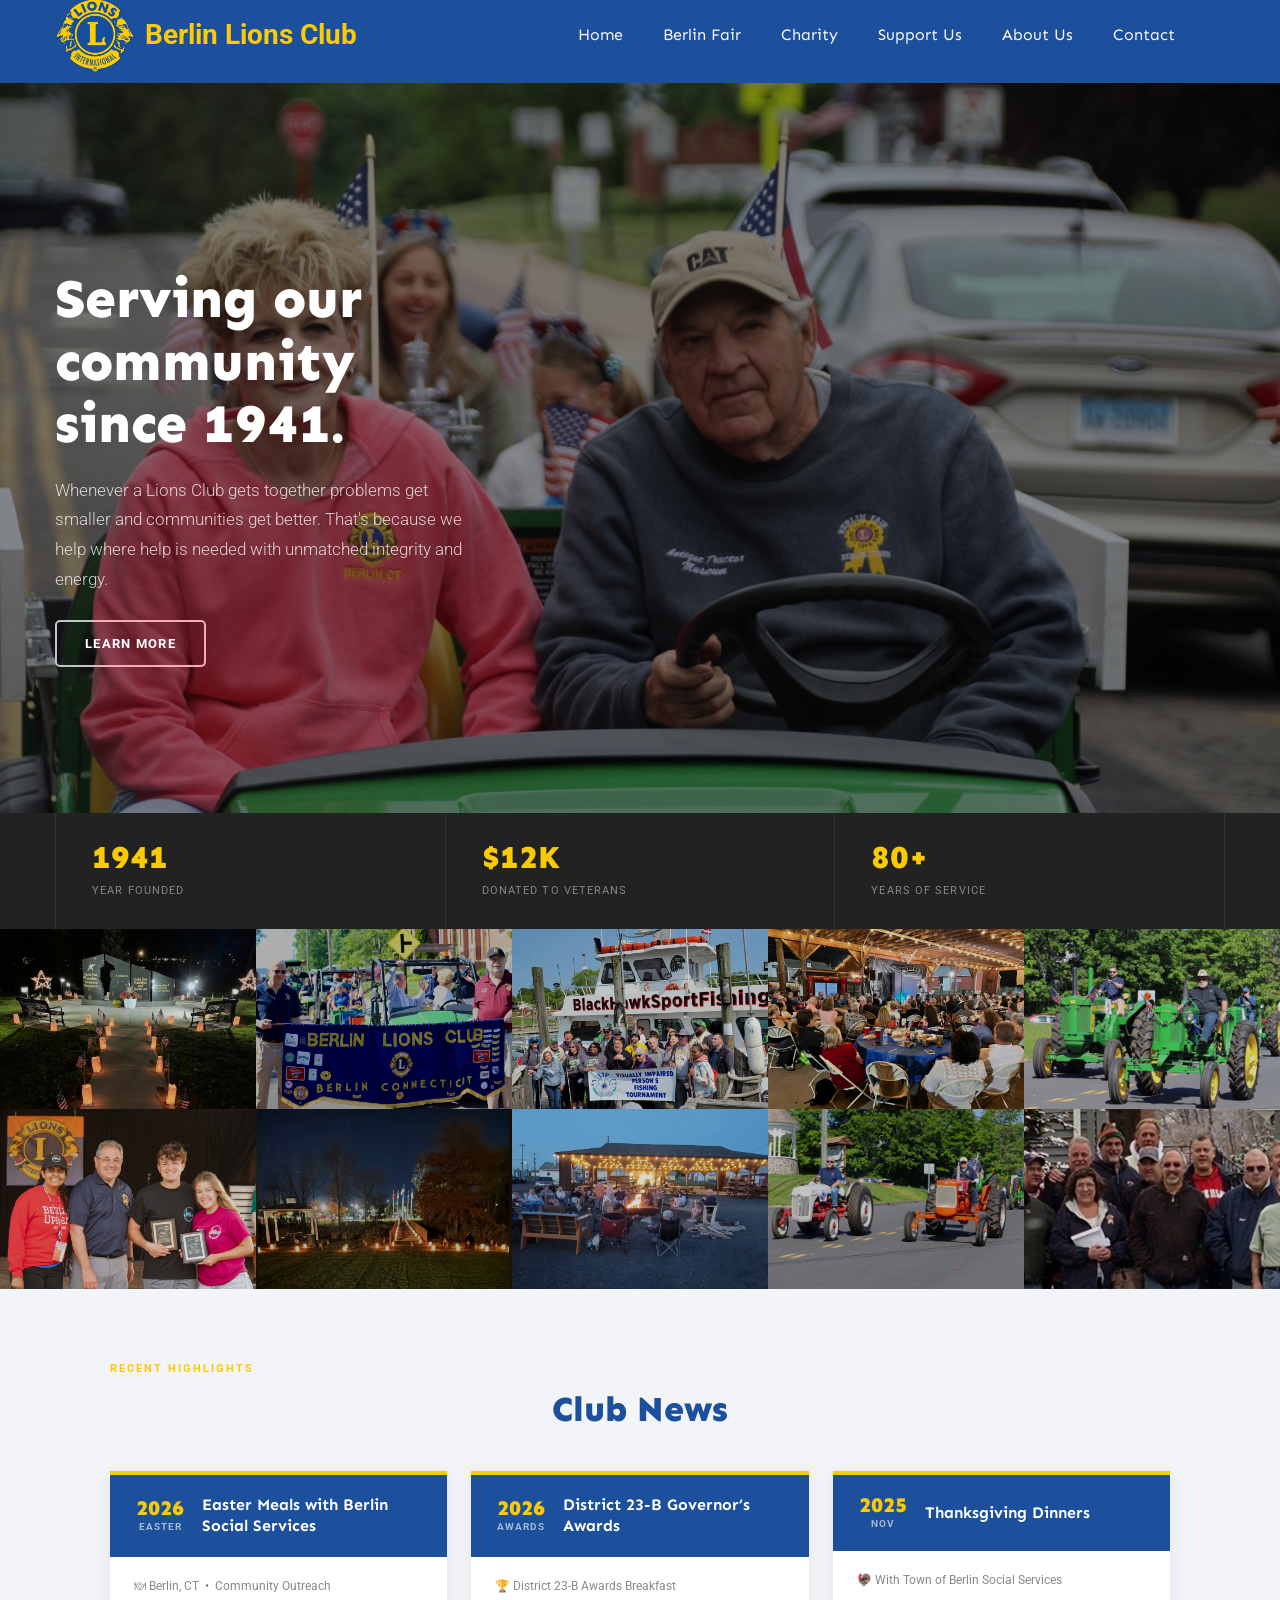
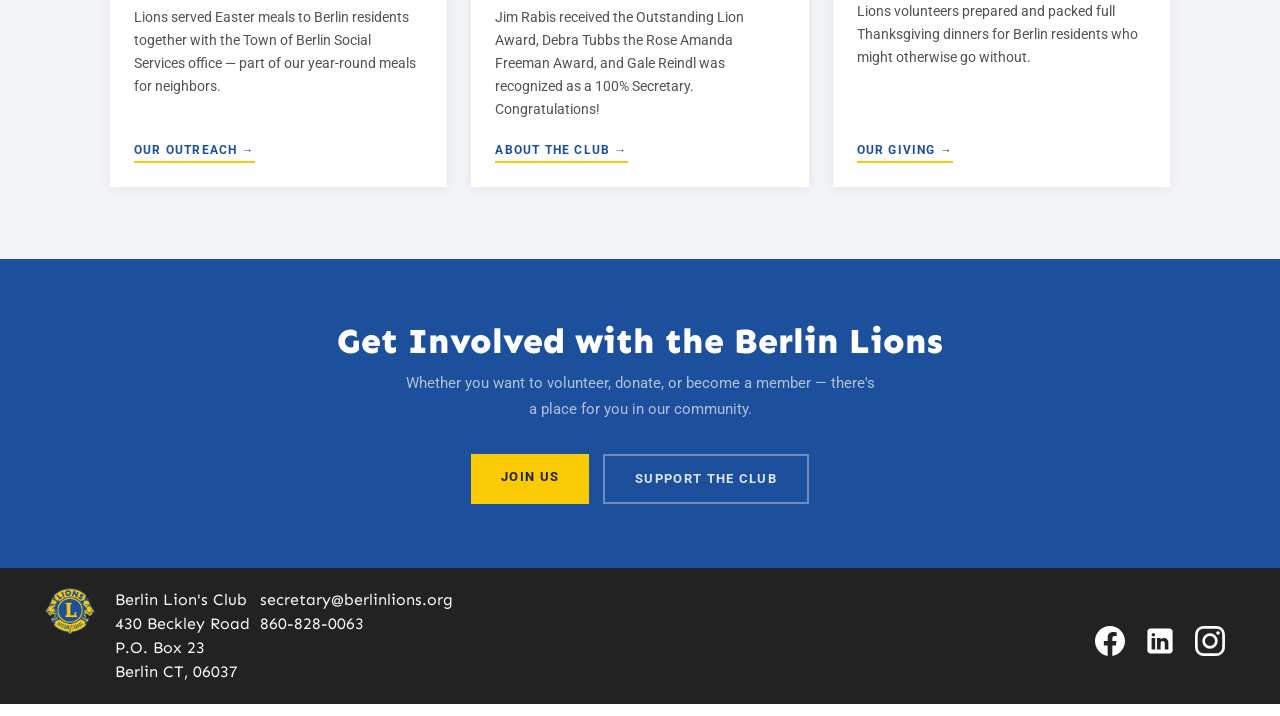
<file: index.html>
<!DOCTYPE html><html>

<!-- Added by HTTrack --><meta http-equiv="content-type" content="text/html;charset=utf-8" /><!-- /Added by HTTrack -->
<head><meta charset="utf-8"/><title>Berlin Lions Club</title><meta content="Whenever a Lions Club gets together problems get smaller and communities get better. That&#x27;s because we help where help is needed with unmatched integrity and energy." name="description"/><meta content="Berlin Lions Club" property="og:title"/><meta content="Whenever a Lions Club gets together problems get smaller and communities get better. That&#x27;s because we help where help is needed with unmatched integrity and energy." property="og:description"/><meta content="Berlin Lions Club" property="twitter:title"/><meta content="Whenever a Lions Club gets together problems get smaller and communities get better. That&#x27;s because we help where help is needed with unmatched integrity and energy." property="twitter:description"/><meta property="og:type" content="website"/><meta content="summary_large_image" name="twitter:card"/><meta content="width=device-width, initial-scale=1" name="viewport"/><link href="assets/css/berlin-lions-club.webflow.shared.37d15e43c.css" rel="stylesheet" type="text/css"/><link href="assets/css/nav-mobile.css" rel="stylesheet" type="text/css"/><link rel="preconnect" href="https://fonts.googleapis.com"/><link rel="preconnect" href="https://fonts.gstatic.com" crossorigin/><link href="https://fonts.googleapis.com/css2?family=Sen:wght@400;700;800&amp;family=Roboto:wght@100;300;400;500;700;900&amp;display=swap" rel="stylesheet"/><script type="text/javascript">!function(o,c){var n=c.documentElement,t=" w-mod-";n.className+=t+"js",("ontouchstart"in o||o.DocumentTouch&&c instanceof DocumentTouch)&&(n.className+=t+"touch")}(window,document);</script><link href="assets/images/6413dea9f4c32a8089a8ba12_Lions_Clubs_International_logo.svg.png" rel="icon" type="image/png"/><link href="assets/images/6413df35eb1179bc7def6053_Lions_Clubs_International_logo.svg-2.png" rel="apple-touch-icon"/><script async="" src="https://www.googletagmanager.com/gtag/js?id=G-NKDQXY9X1W"></script><script type="text/javascript">window.dataLayer = window.dataLayer || [];function gtag(){dataLayer.push(arguments);}gtag('set', 'developer_id.dZGVlNj', true);gtag('js', new Date());gtag('config', 'G-NKDQXY9X1W');</script><style>
.w-webflow-badge{display:none!important}
html, body { overflow-x: hidden; }

/* Hero override — photo background */
.top-section {
  min-height: 320px;
  background-image: linear-gradient(rgba(0,0,0,0.45), rgba(0,0,0,0.45)), url('assets/images/64d2f9195c69208bdfba242a_206488091_1672121236322072_620271244315346144_n.jpg');
  background-size: cover;
  background-position: center 30%;
  padding: 100px 0 80px;
}
.hero-heading {
  font-family: Sen, sans-serif !important;
  font-size: clamp(2.2rem, 5vw, 3.4rem) !important;
  font-weight: 800 !important;
  color: #fff !important;
  line-height: 1.15 !important;
  margin-bottom: 20px !important;
}
.hero-paragraph {
  font-family: Roboto, sans-serif !important;
  font-size: 17px !important;
  font-weight: 300 !important;
  color: rgba(255,255,255,0.78) !important;
  line-height: 1.75 !important;
  max-width: 540px;
}
.btn.light.outline {
  font-family: Roboto, sans-serif !important;
  font-weight: 700 !important;
  font-size: 13px !important;
  letter-spacing: .1em !important;
  text-transform: uppercase !important;
  color: #fff !important;
  border: 2px solid #facb05 !important;
  background: transparent !important;
  padding: 12px 28px !important;
  transition: background .2s, color .2s !important;
}
.btn.light.outline:hover {
  background: #facb05 !important;
  color: #222 !important;
}

/* Stats bar */
.home-stats {
  background: #222;
  padding: 0;
}
.home-stats-inner {
  display: flex;
  border-left: 1px solid rgba(255,255,255,0.08);
}
.home-stat {
  flex: 1;
  padding: 28px 36px;
  border-right: 1px solid rgba(255,255,255,0.08);
}
.home-stat-num {
  display: block;
  font-family: Sen, sans-serif;
  font-size: clamp(1.5rem, 5vw, 2rem);
  font-weight: 800;
  color: #facb05;
  line-height: 1;
  margin-bottom: 4px;
}
.home-stat-label {
  font-family: Roboto, sans-serif;
  font-size: 11px;
  letter-spacing: .1em;
  text-transform: uppercase;
  color: rgba(255,255,255,0.45);
}

/* News sections — side-by-side */
.home-news-row {
  display: flex;
  align-items: stretch;
  min-height: 340px;
}
.home-news-img {
  flex: 0 0 42%;
  object-fit: cover;
  display: block;
  width: 42%;
}
.home-news-body { text-align: left !important;
  flex: 1;
  padding: 48px 52px;
  display: flex;
  flex-direction: column;
  justify-content: center;
}
.home-news-tag { text-align: left !important;
  font-family: Roboto, sans-serif;
  font-size: 11px;
  font-weight: 700;
  letter-spacing: .18em;
  text-transform: uppercase;
  color: #facb05;
  margin-bottom: 14px;
  display: block;
}
.home-news-heading { text-align: left !important;
  font-family: Sen, sans-serif !important;
  font-size: clamp(1.3rem, 2.5vw, 1.8rem) !important;
  font-weight: 800 !important;
  color: #1c4f9c !important;
  margin-bottom: 16px !important;
  line-height: 1.25 !important;
}
.home-news-text { text-align: left !important;
  font-family: Roboto, sans-serif !important;
  font-size: 15px !important;
  color: #525252 !important;
  line-height: 1.8 !important;
}

/* CTA strip */
.home-cta {
  background: #1c4f9c;
  padding: 64px 40px;
  text-align: center;
}
.home-cta-title {
  font-family: Sen, sans-serif;
  font-size: clamp(1.6rem, 3vw, 2.2rem);
  font-weight: 800;
  color: #fff;
  margin: 0 0 12px;
}
.home-cta-sub {
  font-family: Roboto, sans-serif;
  font-size: 15px;
  color: rgba(255,255,255,0.65);
  margin: 0 auto 32px;
  max-width: 480px;
  line-height: 1.7;
}
.home-cta-btns { display: flex; gap: 14px; justify-content: center; flex-wrap: wrap; }
.home-cta-btn {
  font-family: Roboto, sans-serif;
  font-size: 13px;
  font-weight: 700;
  letter-spacing: .1em;
  text-transform: uppercase;
  padding: 13px 30px;
  text-decoration: none;
  transition: background .2s, color .2s, transform .2s;
  display: inline-block;
}
.home-cta-btn-gold { background: #facb05; color: #222; }
.home-cta-btn-gold:hover { background: #ffde03; transform: translateY(-2px); }
.home-cta-btn-outline { border: 2px solid rgba(255,255,255,0.35); color: rgba(255,255,255,0.85); }
.home-cta-btn-outline:hover { border-color: #facb05; color: #facb05; }

@media (max-width: 768px) {
  .home-stats-inner { flex-direction: column; border-left: none; }
  .home-stat { border-right: none; border-bottom: 1px solid rgba(255,255,255,0.08); }
}

/* Upcoming event */
.home-upcoming {
  background: #1c4f9c;
  padding: 0;
}
.home-upcoming-inner {
  display: flex;
  align-items: stretch;
  min-height: 360px;
}
.home-upcoming-text {
  flex: 1;
  padding: 56px 52px;
  display: flex;
  flex-direction: column;
  justify-content: center;
}
.home-upcoming-title { text-align: left !important;
  font-family: Sen, sans-serif;
  font-size: clamp(1.5rem, 3vw, 2rem);
  font-weight: 800;
  color: #fff;
  margin: 0 0 16px;
  line-height: 1.2;
}
.home-upcoming-desc { text-align: left !important;
  font-family: Roboto, sans-serif;
  font-size: 15px;
  color: rgba(255,255,255,0.72);
  line-height: 1.8;
  margin: 0 0 20px;
  max-width: 460px;
}
.home-upcoming-meta {
  font-family: Roboto, sans-serif;
  font-size: 13px;
  color: rgba(255,255,255,0.5);
  margin-bottom: 28px;
}
.home-upcoming-btn {
  display: inline-block;
  font-family: Roboto, sans-serif;
  font-size: 13px;
  font-weight: 700;
  letter-spacing: .1em;
  text-transform: uppercase;
  background: #facb05;
  color: #222;
  padding: 12px 28px;
  text-decoration: none;
  align-self: flex-start;
  transition: background .2s, transform .2s;
}
.home-upcoming-btn:hover { background: #ffde03; transform: translateY(-2px); }
.home-upcoming-img {
  flex: 0 0 44%;
  width: 44%;
  object-fit: cover;
  display: block;
}

.home-upcoming-actions {
  display: flex;
  flex-wrap: wrap;
  align-items: center;
  gap: 14px 24px;
}
.home-upcoming-link {
  font-family: Roboto, sans-serif;
  font-size: 13px;
  font-weight: 700;
  letter-spacing: .1em;
  text-transform: uppercase;
  color: #facb05;
  text-decoration: none;
}
.home-upcoming-link:hover { color: #ffde03; text-decoration: underline; }
/* Photo gallery strip */
.home-gallery {
  display: grid;
  grid-template-columns: repeat(5, 1fr);
  grid-auto-rows: 180px;
  overflow: hidden;
}
.home-gallery img {
  width: 100%;
  height: 100%;
  object-fit: cover;
  display: block;
  filter: brightness(0.85);
  transition: filter .3s, transform .4s;
}
.home-gallery img:hover { filter: brightness(1); transform: scale(1.05); }
/* Portrait photos whose subject sits in the upper part of the frame */
.home-gallery img.is-upper { object-position: center 15%; }

@media (max-width: 768px) {
  /* Upcoming event stacks: text then image */
  .home-upcoming-inner { flex-direction: column; min-height: unset; }
  .home-upcoming-text {
    flex: none;       /* don't use flex:1 — it collapses with no parent height */
    width: 100%;
    padding: 36px 24px;
    box-sizing: border-box;
  }
  .home-upcoming-img { width: 100% !important; flex: none !important; height: 220px; order: 1; }

  /* Gallery: first six photos, three per row */
  .home-gallery { grid-template-columns: repeat(3, 1fr); grid-auto-rows: 150px; }
  .home-gallery img:nth-child(n+7) { display: none; }
}

@media (max-width: 480px) {
  .top-section { padding: 60px 0 50px; }
  .hero-heading { font-size: 1.9rem !important; }
  .hero-paragraph { font-size: 15px !important; }
  .home-stat { padding: 20px 24px; }
  .home-news-body { text-align: left !important; padding: 24px 16px; }
  .home-upcoming-text { padding: 28px 16px; }
  .home-cta { padding: 48px 20px; }
  .home-cta-title { font-size: 1.5rem; }
  .home-gallery { grid-template-columns: repeat(2, 1fr); grid-auto-rows: 130px; }
}

/* Upcoming events strip */
.events-strip { background: #f2f4f7; padding: 72px 0; }
.events-strip-inner { max-width: 1140px; margin: 0 auto; padding: 0 40px; }
.events-strip-head { text-align: center; margin-bottom: 44px; }
.events-strip-title {
  font-family: Sen, sans-serif;
  font-size: clamp(1.6rem, 3vw, 2.2rem);
  font-weight: 800;
  color: #1c4f9c;
  margin: 8px 0 0;
}
.events-strip-grid {
  display: grid;
  grid-template-columns: repeat(3, 1fr);
  gap: 24px;
}
.ev-card {
  background: #fff;
  border-top: 4px solid #facb05;
  overflow: hidden;
  box-shadow: 0 2px 14px rgba(0,0,0,.07);
  display: flex;
  flex-direction: column;
  transition: transform .25s, box-shadow .25s;
}
.ev-card:hover { transform: translateY(-4px); box-shadow: 0 8px 28px rgba(28,79,156,.14); }
.ev-card-head {
  background: #1c4f9c;
  padding: 20px 24px;
  display: flex;
  align-items: center;
  gap: 16px;
}
.ev-card-date { text-align: center; min-width: 52px; }
.ev-card-day {
  font-family: Sen, sans-serif;
  font-size: 2rem;
  font-weight: 800;
  color: #facb05;
  line-height: 1;
  display: block;
}
.ev-card-month {
  font-family: Roboto, sans-serif;
  font-size: 10px;
  font-weight: 700;
  letter-spacing: .1em;
  text-transform: uppercase;
  color: rgba(255,255,255,.6);
  display: block;
}
.ev-card-name {
  font-family: Sen, sans-serif;
  font-size: 16px;
  font-weight: 700;
  color: #fff;
  line-height: 1.3;
  margin: 0;
}
.ev-card-body { padding: 20px 24px 24px; flex: 1; display: flex; flex-direction: column; }
.ev-card-meta {
  font-family: Roboto, sans-serif;
  font-size: 12px;
  color: #888;
  margin-bottom: 10px;
  line-height: 1.6;
}
.ev-card-desc {
  font-family: Roboto, sans-serif;
  font-size: 14px;
  color: #525252;
  line-height: 1.65;
  flex: 1;
  margin: 0 0 20px;
}
.ev-card-link {
  font-family: Roboto, sans-serif;
  font-size: 12px;
  font-weight: 700;
  letter-spacing: .1em;
  text-transform: uppercase;
  color: #1c4f9c;
  text-decoration: none;
  align-self: flex-start;
  border-bottom: 2px solid #facb05;
  padding-bottom: 2px;
  transition: color .2s;
}
.ev-card-link:hover { color: #facb05; }
@media (max-width: 900px) {
  .events-strip-grid { grid-template-columns: 1fr; }
  .events-strip-inner { padding: 0 24px; }
  .events-strip { padding: 48px 0; }
}
@media (max-width: 480px) {
  .events-strip { padding: 36px 0; }
  .events-strip-inner { padding: 0 16px; }
}
</style></head><body class="body-3"><div class="menu-wrapper"><div data-collapse="medium" data-animation="over-left" data-duration="400" data-easing="ease" data-easing2="ease" role="banner" class="navbar w-nav"><div class="treewalkcontainer"><div class="nav-wrapper"><div class="div-block"><a href="index.html" aria-current="page" class="brand w-nav-brand w--current"><img width="80" sizes="80px" alt="" src="assets/images/6413d466976598272d9b6f7b_Lions_Clubs_International_logo.svg.png" srcset="assets/images/6413d466976598272d9b6f7b_Lions_Clubs_International_logo.svg-p-500.png 500w, assets/images/6413d466976598272d9b6f7b_Lions_Clubs_International_logo.svg-p-800.png 800w, assets/images/6413d466976598272d9b6f7b_Lions_Clubs_International_logo.svg-p-1080.png 1080w, assets/images/6413d466976598272d9b6f7b_Lions_Clubs_International_logo.svg.png 1200w" class="image-2"/></a><div class="text-block-2">Berlin Lions Club</div></div><div class="cart-nav-wrapper"><nav role="navigation" class="nav-menu w-nav-menu"><a href="index.html" aria-current="page" class="nav-link w-nav-link w--current">Home</a><a href="https://ctberlinfair.com/" class="nav-link w-nav-link">Berlin Fair</a><a href="charity.html" class="nav-link w-nav-link">Charity</a><a href="support.html" class="nav-link w-nav-link">Support Us</a><a href="about.html" class="nav-link w-nav-link">About Us</a><a href="contact.html" class="nav-link w-nav-link">Contact</a></nav><div class="nav-button w-nav-button"><div class="w-icon-nav-menu"></div></div></div></div></div></div></div><div class="top-section"><div class="treewalkcontainer"><div class="hero-wrapper"><h1 class="hero-heading">Serving our community <br/>since 1941.</h1><p class="hero-paragraph">Whenever a Lions Club gets together problems get smaller and communities get better. That&#x27;s because we help where help is needed with unmatched integrity and energy.</p><div class="hero-button-wrapper"><a href="about.html" class="btn light outline w-button">Learn More</a></div></div></div></div><div class="home-stats"><div class="treewalkcontainer"><div class="home-stats-inner"><div class="home-stat"><span class="home-stat-num">1941</span><span class="home-stat-label">Year Founded</span></div><div class="home-stat"><span class="home-stat-num">$12K</span><span class="home-stat-label">Donated to Veterans</span></div><div class="home-stat"><span class="home-stat-num">80+</span><span class="home-stat-label">Years of Service</span></div></div></div></div><div class="home-gallery"><img class="is-upper" src="assets/images/luminary-gold-star-memorial.jpg" alt="Luminaries and flags lining the path to the Gold Star memorial at Veterans Memorial Park" loading="lazy"/><img src="assets/images/061125173521memorial.jpg" alt="Lions carrying the Berlin Lions Club banner in a town parade" loading="lazy"/><img src="assets/images/vip-fishing-adult-black-hawk.jpg" alt="VIP Adult Fishing Tournament group in front of the Black Hawk charter boat" loading="lazy"/><img src="assets/images/64d5822a426de9959fbbbc89_356417262_578649124452678_4437823804060090495_n.jpg" alt="Lions event" loading="lazy"/><img src="assets/images/parade-tractors-1.jpg" alt="Antique John Deere tractors rolling through Berlin in a town parade" loading="lazy"/><img src="assets/images/64d9070b5436d9a10d0a44b3_lionsupbeatawards.jpg" alt="Lions awards" loading="lazy"/><img src="assets/images/luminary-park-night.jpg" alt="Veterans Memorial Park lit by luminaries at night" loading="lazy"/><img src="assets/images/64d2f91b3d7606007e16ae78_345154405_227978186514954_4246603687907924377_n.jpg" alt="Lions event" loading="lazy"/><img src="assets/images/parade-tractors-2.jpg" alt="Antique tractors passing the gazebo in a Berlin town parade" loading="lazy"/><img src="assets/images/6413e290be9e5244e8a7957c_slider-christmas.jpg" alt="Christmas event" loading="lazy"/></div><section class="events-strip"><div class="events-strip-inner"><div class="events-strip-head"><span class="home-news-tag">Recent Highlights</span><h2 class="events-strip-title">Club News</h2></div><div class="events-strip-grid"><div class="ev-card"><div class="ev-card-head"><div class="ev-card-date"><span class="ev-card-day" style="font-size:1.3rem">2026</span><span class="ev-card-month">Easter</span></div><h3 class="ev-card-name">Easter Meals with Berlin Social Services</h3></div><div class="ev-card-body"><div class="ev-card-meta">&#127869; Berlin, CT &nbsp;&bull;&nbsp; Community Outreach</div><p class="ev-card-desc">Lions served Easter meals to Berlin residents together with the Town of Berlin Social Services office &mdash; part of our year-round meals for neighbors.</p><a href="charity.html#outreach" class="ev-card-link">Our Outreach &rarr;</a></div></div><div class="ev-card"><div class="ev-card-head"><div class="ev-card-date"><span class="ev-card-day" style="font-size:1.3rem">2026</span><span class="ev-card-month">Awards</span></div><h3 class="ev-card-name">District 23-B Governor&rsquo;s Awards</h3></div><div class="ev-card-body"><div class="ev-card-meta">&#127942; District 23-B Awards Breakfast</div><p class="ev-card-desc">Jim Rabis received the Outstanding Lion Award, Debra Tubbs the Rose Amanda Freeman Award, and Gale Reindl was recognized as a 100% Secretary. Congratulations!</p><a href="about.html" class="ev-card-link">About the Club &rarr;</a></div></div><div class="ev-card"><div class="ev-card-head"><div class="ev-card-date"><span class="ev-card-day" style="font-size:1.3rem">2025</span><span class="ev-card-month">Nov</span></div><h3 class="ev-card-name">Thanksgiving Dinners</h3></div><div class="ev-card-body"><div class="ev-card-meta">&#129411; With Town of Berlin Social Services</div><p class="ev-card-desc">Lions volunteers prepared and packed full Thanksgiving dinners for Berlin residents who might otherwise go without.</p><a href="charity.html#donations" class="ev-card-link">Our Giving &rarr;</a></div></div></div></div></section><div class="home-cta"><h2 class="home-cta-title">Get Involved with the Berlin Lions</h2><p class="home-cta-sub">Whether you want to volunteer, donate, or become a member — there's a place for you in our community.</p><div class="home-cta-btns"><a href="about.html" class="home-cta-btn home-cta-btn-gold">Join Us</a><a href="support.html" class="home-cta-btn home-cta-btn-outline">Support the Club</a></div></div><div class="footer"><div class="treewalkcontainer"><div class="footer-wrapper"><div class="footer-logo-column"><div><img src="assets/images/6413d466976598272d9b6f7b_Lions_Clubs_International_logo.svg.png" width="50" sizes="50px" srcset="assets/images/6413d466976598272d9b6f7b_Lions_Clubs_International_logo.svg-p-500.png 500w, assets/images/6413d466976598272d9b6f7b_Lions_Clubs_International_logo.svg-p-800.png 800w, assets/images/6413d466976598272d9b6f7b_Lions_Clubs_International_logo.svg-p-1080.png 1080w, assets/images/6413d466976598272d9b6f7b_Lions_Clubs_International_logo.svg.png 1200w" alt="" class="image-6"/></div><div class="rich-text-block w-richtext"><p class="paragraph-4">Berlin Lion&#x27;s Club<br/>430 Beckley Road<br/>P.O. Box 23<br/>Berlin CT, 06037<br/></p></div><div class="rich-text-block w-richtext"><p class="paragraph-5">secretary@berlinlions.org<br/>860-828-0063</p></div></div><div><a href="https://www.facebook.com/BerlinCTLionsClub/" class="social-footer-link w-inline-block"><img src="assets/images/6413d30124cfc2fc43f24b1f_Facebook Logo.svg" width="30" alt="Facebook Logo"/></a><a href="https://www.linkedin.com/company/berlin-lions-club/" target="_blank" class="social-footer-link w-inline-block"><img src="assets/images/64d8ff27399cb463eb11ce80_linkedin.svg" width="30" alt="Twitter Logo"/></a><a href="https://www.instagram.com/ctberlinfair/" target="_blank" class="social-footer-link w-inline-block"><img src="assets/images/6413d30124cfc279d9f24b1d_Insta.svg" width="30" alt="Instagram Logo"/></a></div></div></div></div><script src="assets/js/nav.js"></script></body>

</html>
</file>
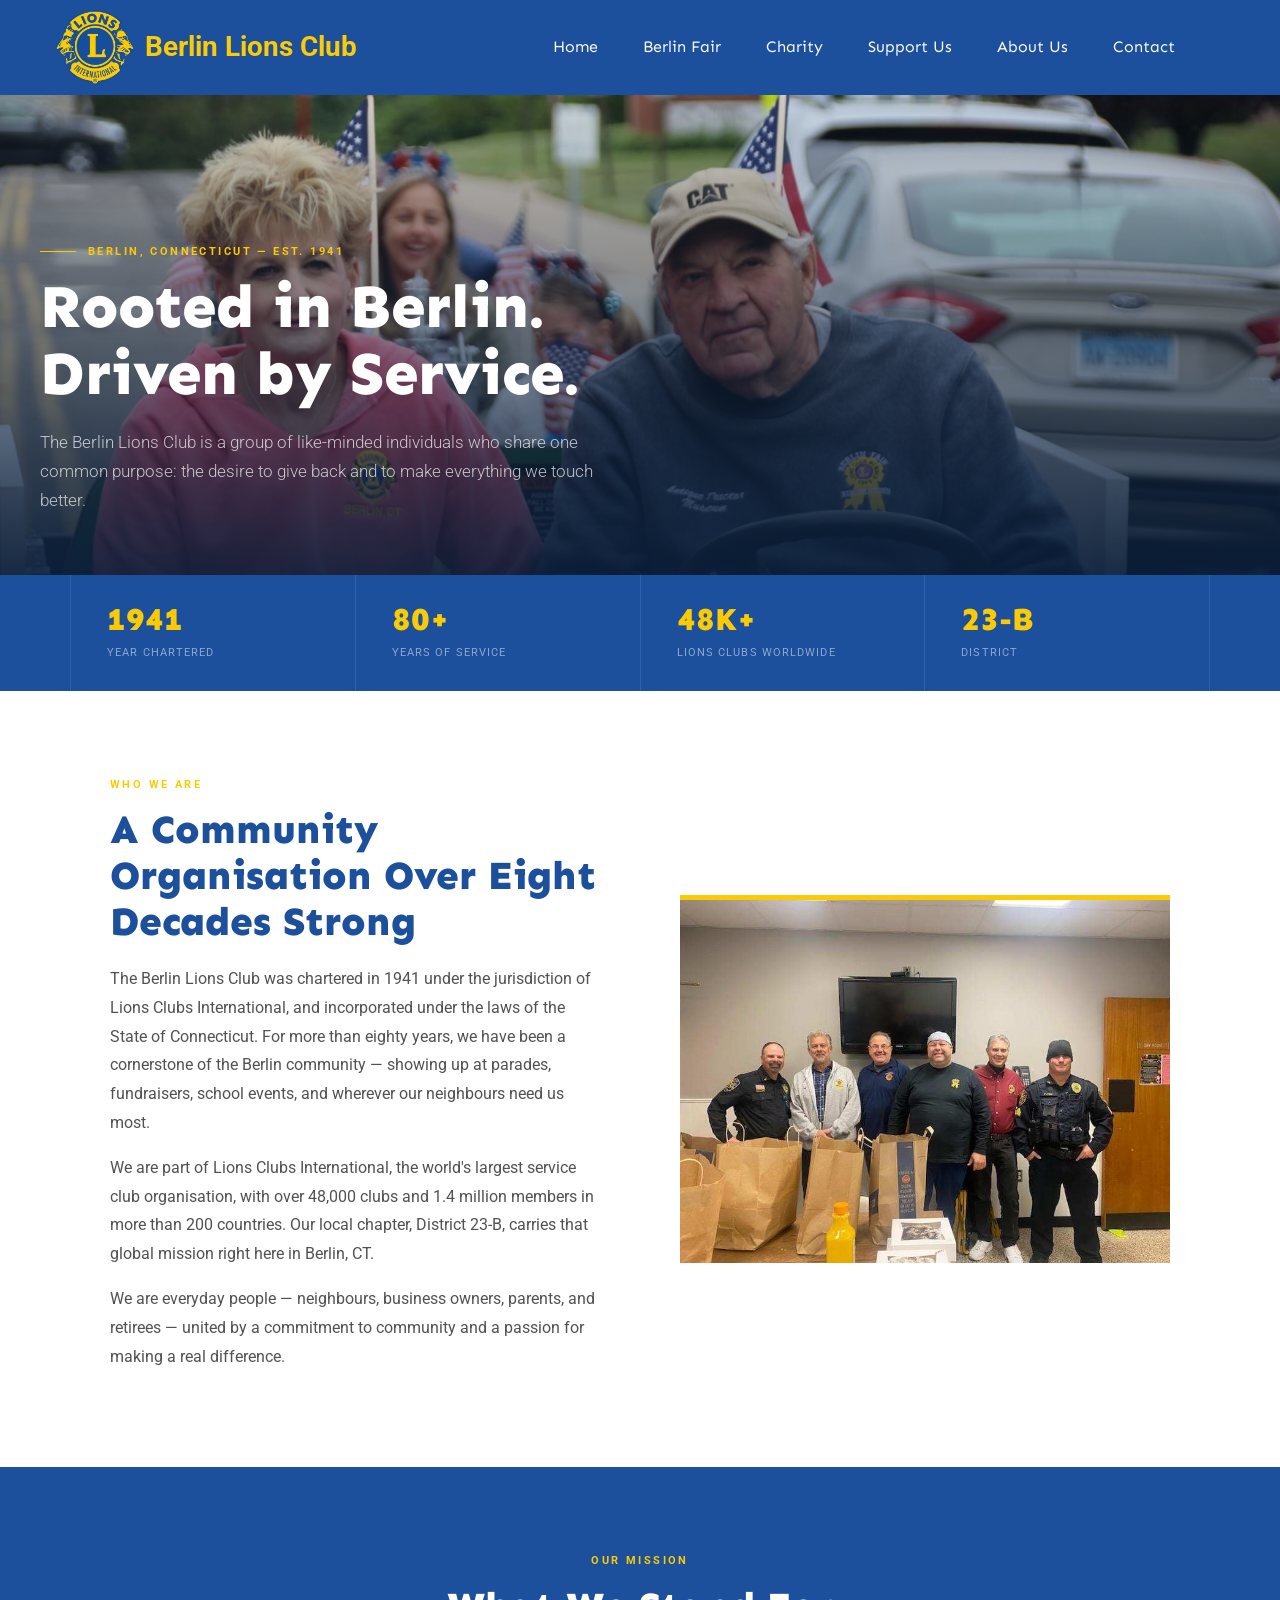
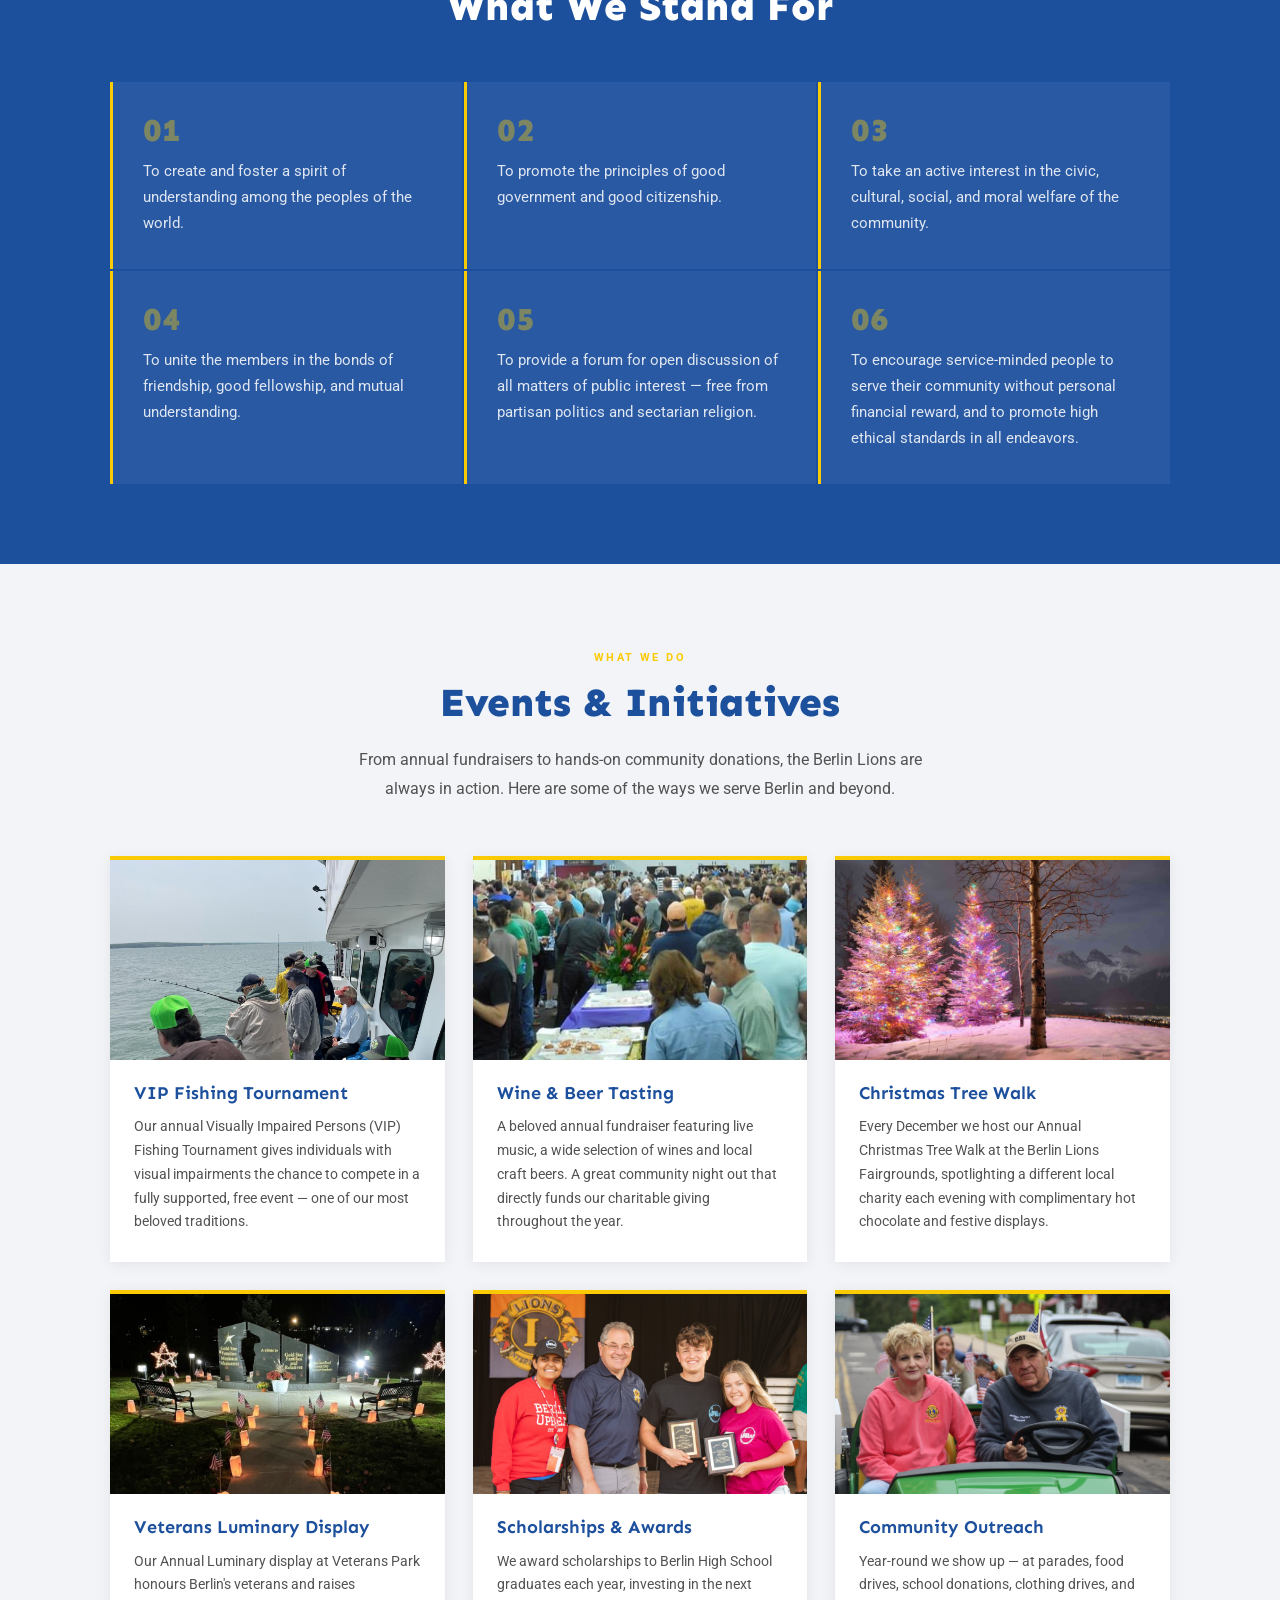
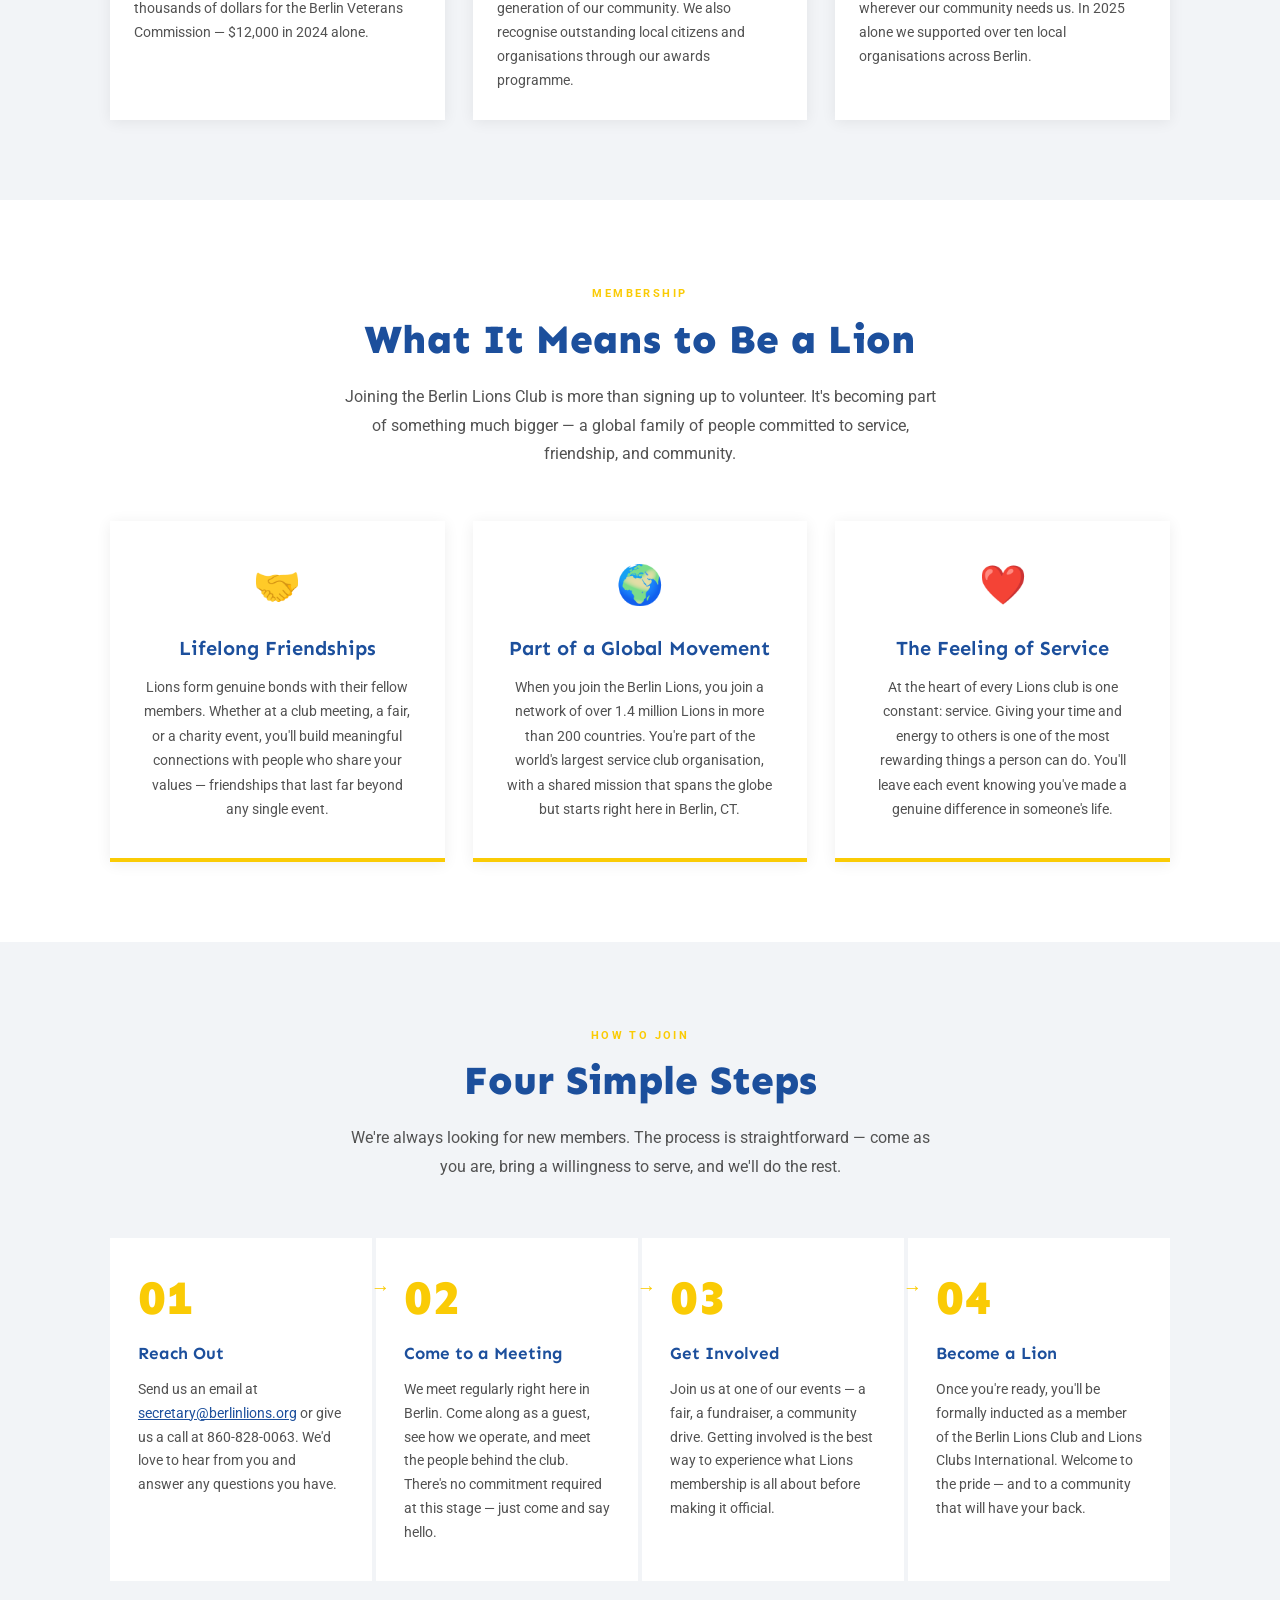
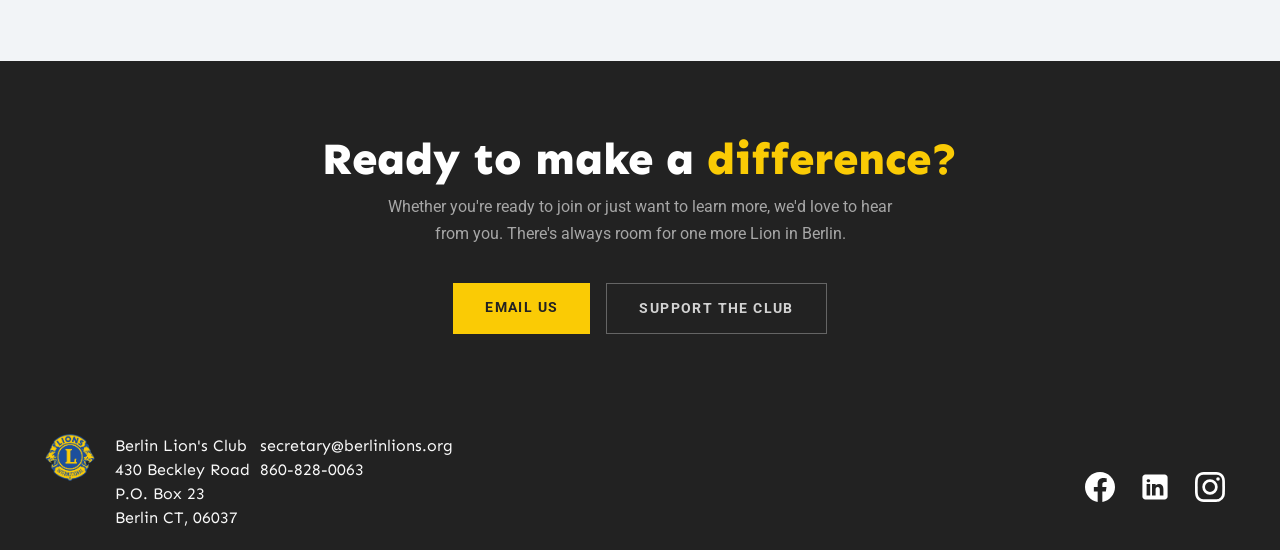
<file: about.html>
<!DOCTYPE html><html lang="en">

<head>
<meta charset="utf-8"/>
<title>About Us | Berlin Lions Club</title>
<meta content="Learn about the Berlin Lions Club — who we are, what we do, and how to join. Serving Berlin, CT since 1941." name="description"/>
<meta content="About Us | Berlin Lions Club" property="og:title"/>
<meta content="Learn about the Berlin Lions Club — who we are, what we do, and how to join. Serving Berlin, CT since 1941." property="og:description"/>
<meta content="About Us | Berlin Lions Club" property="twitter:title"/>
<meta property="og:type" content="website"/>
<meta content="summary_large_image" name="twitter:card"/>
<meta content="width=device-width, initial-scale=1" name="viewport"/>
<link href="assets/css/berlin-lions-club.webflow.shared.37d15e43c.css" rel="stylesheet" type="text/css"/>
<link href="assets/css/nav-mobile.css" rel="stylesheet" type="text/css"/>
<link rel="preconnect" href="https://fonts.googleapis.com"/>
<link rel="preconnect" href="https://fonts.gstatic.com" crossorigin/>
<link href="https://fonts.googleapis.com/css2?family=Sen:wght@400;700;800&amp;family=Roboto:wght@100;300;400;500;700;900&amp;display=swap" rel="stylesheet"/>
<script type="text/javascript">!function(o,c){var n=c.documentElement,t=" w-mod-";n.className+=t+"js",("ontouchstart"in o||o.DocumentTouch&&c instanceof DocumentTouch)&&(n.className+=t+"touch")}(window,document);</script>
<link href="assets/images/6413dea9f4c32a8089a8ba12_Lions_Clubs_International_logo.svg.png" rel="icon" type="image/png"/>
<link href="assets/images/6413df35eb1179bc7def6053_Lions_Clubs_International_logo.svg-2.png" rel="apple-touch-icon"/>
<script async="" src="https://www.googletagmanager.com/gtag/js?id=G-NKDQXY9X1W"></script>
<script type="text/javascript">window.dataLayer=window.dataLayer||[];function gtag(){dataLayer.push(arguments);}gtag('set','developer_id.dZGVlNj',true);gtag('js',new Date());gtag('config','G-NKDQXY9X1W');</script>

<style>
  .w-webflow-badge { display: none !important; }
  html, body { overflow-x: hidden; }

  /* ── Shared ── */
  .about-section {
    padding: 80px 0;
  }
  .about-section-alt {
    padding: 80px 0;
    background-color: #f2f4f7;
  }
  .about-label {
    display: inline-block;
    font-family: Roboto, sans-serif;
    font-size: 11px;
    font-weight: 700;
    letter-spacing: .22em;
    text-transform: uppercase;
    color: #facb05;
    margin-bottom: 14px;
  }
  .about-h2 {
    font-family: Sen, sans-serif;
    font-size: clamp(24px, 4vw, 40px);
    font-weight: 800;
    color: #1c4f9c;
    margin: 0 0 20px;
    line-height: 1.15;
  }
  .about-h2-white {
    color: #fff;
  }
  .about-body {
    font-family: Roboto, sans-serif;
    font-size: 16px;
    line-height: 1.8;
    color: #525252;
    margin: 0 0 16px;
  }

  /* ── Hero ── */
  .about-hero {
    position: relative;
    min-height: 480px;
    display: flex;
    align-items: flex-end;
    overflow: hidden;
    background-image: url('assets/images/64d2f9195c69208bdfba242a_206488091_1672121236322072_620271244315346144_n.jpg');
    background-size: cover;
    background-position: center 30%;
  }
  .about-hero-overlay {
    position: absolute;
    inset: 0;
    background: linear-gradient(to top, rgba(11,31,58,0.92) 0%, rgba(11,31,58,0.4) 60%, rgba(11,31,58,0.1) 100%);
  }
  .about-hero-content {
    position: relative;
    z-index: 2;
    padding: 60px 40px;
    max-width: 800px;
  }
  .about-hero-eyebrow {
    font-family: Roboto, sans-serif;
    font-size: 11px;
    font-weight: 700;
    letter-spacing: .22em;
    text-transform: uppercase;
    color: #facb05;
    margin-bottom: 14px;
    display: flex;
    align-items: center;
    gap: 12px;
  }
  .about-hero-eyebrow::before {
    content: '';
    display: block;
    width: 36px;
    height: 1px;
    background: #facb05;
  }
  .about-hero-title {
    font-family: Sen, sans-serif;
    font-size: clamp(2.2rem, 5vw, 3.8rem);
    font-weight: 800;
    color: #fff;
    line-height: 1.1;
    margin: 0 0 20px;
  }
  .about-hero-sub {
    font-family: Roboto, sans-serif;
    font-size: 17px;
    color: rgba(255,255,255,.72);
    line-height: 1.7;
    font-weight: 300;
    max-width: 560px;
    margin: 0;
  }

  /* ── Founding strip ── */
  .founding-strip {
    background: #1c4f9c;
    padding: 0 40px;
  }
  .founding-strip-inner {
    max-width: 1140px;
    margin: 0 auto;
    display: flex;
    flex-wrap: wrap;
    gap: 0;
    border-left: 1px solid rgba(255,255,255,.1);
  }
  .founding-stat {
    flex: 1;
    min-width: 160px;
    padding: 28px 36px;
    border-right: 1px solid rgba(255,255,255,.1);
  }
  .founding-stat-num {
    font-family: Sen, sans-serif;
    font-size: 2rem;
    font-weight: 800;
    color: #facb05;
    display: block;
    line-height: 1;
    margin-bottom: 4px;
  }
  .founding-stat-label {
    font-family: Roboto, sans-serif;
    font-size: 11px;
    color: rgba(255,255,255,.5);
    letter-spacing: .1em;
    text-transform: uppercase;
  }

  /* ── Who we are ── */
  .who-grid {
    max-width: 1140px;
    margin: 0 auto;
    padding: 0 40px;
    display: grid;
    grid-template-columns: 1fr 1fr;
    gap: 80px;
    align-items: center;
  }
  .who-img {
    width: 100%;
    aspect-ratio: 4/3;
    object-fit: cover;
    display: block;
    border-top: 5px solid #facb05;
  }

  /* ── Mission ── */
  .mission-section {
    padding: 80px 0;
    background: #1c4f9c;
  }
  .mission-inner {
    max-width: 1140px;
    margin: 0 auto;
    padding: 0 40px;
  }
  .mission-header {
    text-align: center;
    margin-bottom: 52px;
  }
  .mission-grid {
    display: grid;
    grid-template-columns: repeat(auto-fill, minmax(300px, 1fr));
    gap: 2px;
  }
  .mission-card {
    background: rgba(255,255,255,.06);
    padding: 32px 30px;
    border-left: 3px solid #facb05;
    transition: background .2s;
  }
  .mission-card:hover {
    background: rgba(255,255,255,.1);
  }
  .mission-card-num {
    font-family: Sen, sans-serif;
    font-size: 2rem;
    font-weight: 800;
    color: #facb05;
    opacity: .4;
    display: block;
    margin-bottom: 12px;
    line-height: 1;
  }
  .mission-card-text {
    font-family: Roboto, sans-serif;
    font-size: 15px;
    color: rgba(255,255,255,.85);
    line-height: 1.75;
    margin: 0;
  }

  /* ── What we do ── */
  .events-grid {
    max-width: 1140px;
    margin: 0 auto;
    padding: 0 40px;
    display: grid;
    grid-template-columns: repeat(auto-fill, minmax(300px, 1fr));
    gap: 28px;
  }
  .event-card {
    background: #fff;
    border-top: 4px solid #facb05;
    overflow: hidden;
    box-shadow: 0 2px 14px rgba(0,0,0,.07);
    transition: transform .25s, box-shadow .25s;
  }
  .event-card:hover {
    transform: translateY(-4px);
    box-shadow: 0 8px 28px rgba(28,79,156,.14);
  }
  .event-card-img {
    width: 100%;
    height: 200px;
    object-fit: cover;
    display: block;
  }
  /* Portrait photos whose subject sits in the upper part of the frame */
  .event-card-img--upper { object-position: center 15%; }
  .event-card-body {
    padding: 22px 24px 28px;
  }
  .event-card-title {
    font-family: Sen, sans-serif;
    font-size: 18px;
    font-weight: 700;
    color: #1c4f9c;
    margin: 0 0 10px;
    line-height: 1.3;
  }
  .event-card-text {
    font-family: Roboto, sans-serif;
    font-size: 14px;
    color: #525252;
    line-height: 1.7;
    margin: 0;
  }

  /* ── Why join ── */
  .join-why-grid {
    max-width: 1140px;
    margin: 0 auto;
    padding: 0 40px;
    display: grid;
    grid-template-columns: repeat(3, 1fr);
    gap: 28px;
  }
  .join-why-card {
    background: #fff;
    padding: 36px 30px;
    box-shadow: 0 2px 14px rgba(0,0,0,.07);
    border-bottom: 4px solid #facb05;
    text-align: center;
  }
  .join-why-icon {
    font-size: 2.4rem;
    margin-bottom: 18px;
    display: block;
  }
  .join-why-title {
    font-family: Sen, sans-serif;
    font-size: 20px;
    font-weight: 700;
    color: #1c4f9c;
    margin: 0 0 12px;
  }
  .join-why-text {
    font-family: Roboto, sans-serif;
    font-size: 14px;
    color: #525252;
    line-height: 1.75;
    margin: 0;
  }

  /* ── How to join ── */
  .how-section {
    padding: 80px 0;
    background: #f2f4f7;
  }
  .how-inner {
    max-width: 1140px;
    margin: 0 auto;
    padding: 0 40px;
  }
  .how-header {
    text-align: center;
    margin-bottom: 56px;
  }
  .how-steps {
    display: grid;
    grid-template-columns: repeat(4, 1fr);
    gap: 4px;
  }
  .how-step {
    background: #fff;
    padding: 36px 28px;
    position: relative;
  }
  .how-step-num {
    font-family: Sen, sans-serif;
    font-size: clamp(2rem, 6vw, 3rem);
    font-weight: 800;
    color: #facb05;
    line-height: 1;
    margin-bottom: 16px;
    display: block;
  }
  .how-step-title {
    font-family: Sen, sans-serif;
    font-size: 17px;
    font-weight: 700;
    color: #1c4f9c;
    margin: 0 0 10px;
  }
  .how-step-text {
    font-family: Roboto, sans-serif;
    font-size: 14px;
    color: #525252;
    line-height: 1.7;
    margin: 0;
  }
  .how-step::after {
    content: '→';
    position: absolute;
    right: -18px;
    top: 36px;
    font-size: 1.2rem;
    color: #facb05;
    font-weight: 700;
    z-index: 1;
  }
  .how-step:last-child::after { display: none; }

  /* ── CTA banner ── */
  .cta-banner {
    background: #222;
    padding: 80px 40px;
    text-align: center;
  }
  .cta-banner-title {
    font-family: Sen, sans-serif;
    font-size: clamp(1.8rem, 4vw, 2.8rem);
    font-weight: 800;
    color: #fff;
    margin: 0 0 16px;
  }
  .cta-banner-title span {
    color: #facb05;
  }
  .cta-banner-text {
    font-family: Roboto, sans-serif;
    font-size: 16px;
    color: rgba(255,255,255,.6);
    margin: 0 auto 36px;
    max-width: 520px;
    line-height: 1.7;
  }
  .cta-links {
    display: flex;
    gap: 16px;
    justify-content: center;
    flex-wrap: wrap;
  }
  .cta-btn-primary {
    font-family: Roboto, sans-serif;
    font-size: 14px;
    font-weight: 700;
    letter-spacing: .1em;
    text-transform: uppercase;
    color: #222;
    background: #facb05;
    padding: 14px 32px;
    text-decoration: none;
    transition: background .2s, transform .2s;
    display: inline-block;
  }
  .cta-btn-primary:hover {
    background: #ffde03;
    transform: translateY(-2px);
  }
  .cta-btn-secondary {
    font-family: Roboto, sans-serif;
    font-size: 14px;
    font-weight: 700;
    letter-spacing: .1em;
    text-transform: uppercase;
    color: rgba(255,255,255,.8);
    border: 1px solid rgba(255,255,255,.3);
    padding: 14px 32px;
    text-decoration: none;
    transition: border-color .2s, color .2s;
    display: inline-block;
  }
  .cta-btn-secondary:hover {
    border-color: #facb05;
    color: #facb05;
  }

  /* ── Section header utility ── */
  .section-center {
    text-align: center;
    max-width: 1140px;
    margin: 0 auto;
    padding: 0 40px 52px;
  }

  /* ── Responsive ── */
  @media (max-width: 900px) {
    .who-grid { grid-template-columns: 1fr; gap: 40px; }
    .join-why-grid { grid-template-columns: 1fr; }
    .how-steps { grid-template-columns: 1fr 1fr; }
    .how-step::after { display: none; }
    .founding-strip-inner { flex-direction: column; border-left: none; }
    .founding-stat { border-right: none; border-bottom: 1px solid rgba(255,255,255,.1); }
  }
  @media (max-width: 600px) {
    .about-hero-content { padding: 50px 20px; }
    .who-grid, .events-grid, .how-inner, .mission-inner, .section-center { padding: 0 20px; }
    .how-steps { grid-template-columns: 1fr; }
    .cta-banner { padding: 60px 20px; }
    .founding-strip { padding: 0 20px; }
    .join-why-grid { padding: 0 20px; }
    .events-grid { padding: 0 20px; }
  }

  @media (max-width: 600px) {
    .about-section, .about-section-alt { padding: 48px 0; }
    .mission-section { padding: 48px 0; }
    .how-section { padding: 48px 0; }
    .event-card-img { height: 160px; }
    .join-why-card { padding: 28px 20px; }
    .how-step { padding: 28px 20px; }
    .founding-stat { padding: 20px 24px; }
    .about-hero { min-height: 360px; }
    .cta-banner { padding: 48px 16px; }
    .cta-links { flex-direction: column; align-items: center; }
  }
  @media (max-width: 400px) {
    .about-hero-title { font-size: 1.9rem; }
    .mission-card { padding: 24px 20px; }
    .section-center { padding: 0 16px 40px; }
  }
</style>
</head>

<body>

<!-- NAV -->
<div class="menu-wrapper">
  <div data-collapse="medium" data-animation="over-left" data-duration="400" data-easing="ease" data-easing2="ease" role="banner" class="navbar w-nav">
    <div class="treewalkcontainer">
      <div class="nav-wrapper">
        <div class="div-block">
          <a href="index.html" class="brand w-nav-brand">
            <img width="80" sizes="80px" alt="" src="assets/images/6413d466976598272d9b6f7b_Lions_Clubs_International_logo.svg.png" srcset="assets/images/6413d466976598272d9b6f7b_Lions_Clubs_International_logo.svg-p-500.png 500w, assets/images/6413d466976598272d9b6f7b_Lions_Clubs_International_logo.svg-p-800.png 800w, assets/images/6413d466976598272d9b6f7b_Lions_Clubs_International_logo.svg-p-1080.png 1080w, assets/images/6413d466976598272d9b6f7b_Lions_Clubs_International_logo.svg.png 1200w" class="image-2"/>
          </a>
          <div class="text-block-2">Berlin Lions Club</div>
        </div>
        <div class="cart-nav-wrapper">
          <nav role="navigation" class="nav-menu w-nav-menu">
            <a href="index.html" class="nav-link w-nav-link">Home</a>
            <a href="https://ctberlinfair.com/" class="nav-link w-nav-link">Berlin Fair</a>
            <a href="charity.html" class="nav-link w-nav-link">Charity</a>
            <a href="support.html" class="nav-link w-nav-link">Support Us</a>
            <a href="about.html" aria-current="page" class="nav-link w-nav-link w--current">About Us</a>
          <a href="contact.html" class="nav-link w-nav-link">Contact</a>
          </nav>
          <div class="nav-button w-nav-button"><div class="w-icon-nav-menu"></div></div>
        </div>
      </div>
    </div>
  </div>
</div>

<!-- HERO -->
<div class="about-hero">
  <div class="about-hero-overlay"></div>
  <div class="about-hero-content">
    <div class="about-hero-eyebrow">Berlin, Connecticut &mdash; Est. 1941</div>
    <h1 class="about-hero-title">Rooted in Berlin.<br/>Driven by Service.</h1>
    <p class="about-hero-sub">The Berlin Lions Club is a group of like-minded individuals who share one common purpose: the desire to give back and to make everything we touch better.</p>
  </div>
</div>

<!-- FOUNDING STRIP -->
<div class="founding-strip">
  <div class="founding-strip-inner">
    <div class="founding-stat">
      <span class="founding-stat-num">1941</span>
      <span class="founding-stat-label">Year Chartered</span>
    </div>
    <div class="founding-stat">
      <span class="founding-stat-num">80+</span>
      <span class="founding-stat-label">Years of Service</span>
    </div>
    <div class="founding-stat">
      <span class="founding-stat-num">48K+</span>
      <span class="founding-stat-label">Lions Clubs Worldwide</span>
    </div>
    <div class="founding-stat">
      <span class="founding-stat-num">23-B</span>
      <span class="founding-stat-label">District</span>
    </div>
  </div>
</div>

<!-- WHO WE ARE -->
<section class="about-section">
  <div class="who-grid">
    <div>
      <span class="about-label">Who We Are</span>
      <h2 class="about-h2">A Community Organisation Over Eight Decades Strong</h2>
      <p class="about-body">The Berlin Lions Club was chartered in 1941 under the jurisdiction of Lions Clubs International, and incorporated under the laws of the State of Connecticut. For more than eighty years, we have been a cornerstone of the Berlin community — showing up at parades, fundraisers, school events, and wherever our neighbours need us most.</p>
      <p class="about-body">We are part of Lions Clubs International, the world's largest service club organisation, with over 48,000 clubs and 1.4 million members in more than 200 countries. Our local chapter, District 23-B, carries that global mission right here in Berlin, CT.</p>
      <p class="about-body">We are everyday people — neighbours, business owners, parents, and retirees — united by a commitment to community and a passion for making a real difference.</p>
    </div>
    <img class="who-img" src="assets/images/64d2f9190f3ca93877280560_316689691_2054702428063949_8057075353396984975_n.jpg" alt="Berlin Lions Club members" loading="lazy"/>
  </div>
</section>

<!-- MISSION -->
<section class="mission-section">
  <div class="mission-inner">
    <div class="mission-header">
      <span class="about-label">Our Mission</span>
      <h2 class="about-h2 about-h2-white">What We Stand For</h2>
    </div>
    <div class="mission-grid">
      <div class="mission-card">
        <span class="mission-card-num">01</span>
        <p class="mission-card-text">To create and foster a spirit of understanding among the peoples of the world.</p>
      </div>
      <div class="mission-card">
        <span class="mission-card-num">02</span>
        <p class="mission-card-text">To promote the principles of good government and good citizenship.</p>
      </div>
      <div class="mission-card">
        <span class="mission-card-num">03</span>
        <p class="mission-card-text">To take an active interest in the civic, cultural, social, and moral welfare of the community.</p>
      </div>
      <div class="mission-card">
        <span class="mission-card-num">04</span>
        <p class="mission-card-text">To unite the members in the bonds of friendship, good fellowship, and mutual understanding.</p>
      </div>
      <div class="mission-card">
        <span class="mission-card-num">05</span>
        <p class="mission-card-text">To provide a forum for open discussion of all matters of public interest — free from partisan politics and sectarian religion.</p>
      </div>
      <div class="mission-card">
        <span class="mission-card-num">06</span>
        <p class="mission-card-text">To encourage service-minded people to serve their community without personal financial reward, and to promote high ethical standards in all endeavors.</p>
      </div>
    </div>
  </div>
</section>

<!-- WHAT WE DO -->
<section class="about-section-alt">
  <div class="section-center">
    <span class="about-label">What We Do</span>
    <h2 class="about-h2">Events &amp; Initiatives</h2>
    <p class="about-body" style="max-width:600px;margin:0 auto;">From annual fundraisers to hands-on community donations, the Berlin Lions are always in action. Here are some of the ways we serve Berlin and beyond.</p>
  </div>
  <div class="events-grid">
    <div class="event-card">
      <img class="event-card-img" src="assets/images/64d9099ee5135a6a82d23bb3_vipfishing2023.jpg" alt="VIP Fishing Tournament" loading="lazy"/>
      <div class="event-card-body">
        <h3 class="event-card-title">VIP Fishing Tournament</h3>
        <p class="event-card-text">Our annual Visually Impaired Persons (VIP) Fishing Tournament gives individuals with visual impairments the chance to compete in a fully supported, free event — one of our most beloved traditions.</p>
      </div>
    </div>
    <div class="event-card">
      <img class="event-card-img" src="assets/images/64d90aaccfc1e7e6c65a342b_slider-wine.jpg" alt="Wine and Beer Tasting" loading="lazy"/>
      <div class="event-card-body">
        <h3 class="event-card-title">Wine &amp; Beer Tasting</h3>
        <p class="event-card-text">A beloved annual fundraiser featuring live music, a wide selection of wines and local craft beers. A great community night out that directly funds our charitable giving throughout the year.</p>
      </div>
    </div>
    <div class="event-card">
      <img class="event-card-img" src="assets/images/673d3420aabe2d2cb57e3ef7_illuminatedChristmastreeswiththeThreeSisterspeaksnearbyAlberta-017180d2af124f3b8df4892d33d4269d.jpg" alt="Christmas Tree Walk" loading="lazy"/>
      <div class="event-card-body">
        <h3 class="event-card-title">Christmas Tree Walk</h3>
        <p class="event-card-text">Every December we host our Annual Christmas Tree Walk at the Berlin Lions Fairgrounds, spotlighting a different local charity each evening with complimentary hot chocolate and festive displays.</p>
      </div>
    </div>
    <div class="event-card">
      <img class="event-card-img event-card-img--upper" src="assets/images/luminary-gold-star-memorial.jpg" alt="Luminaries and flags lining the path to the Gold Star Families memorial at Veterans Memorial Park" loading="lazy"/>
      <div class="event-card-body">
        <h3 class="event-card-title">Veterans Luminary Display</h3>
        <p class="event-card-text">Our Annual Luminary display at Veterans Park honours Berlin's veterans and raises thousands of dollars for the Berlin Veterans Commission — $12,000 in 2024 alone.</p>
      </div>
    </div>
    <div class="event-card">
      <img class="event-card-img" src="assets/images/64d9070b5436d9a10d0a44b3_lionsupbeatawards.jpg" alt="Scholarships and Awards" loading="lazy"/>
      <div class="event-card-body">
        <h3 class="event-card-title">Scholarships &amp; Awards</h3>
        <p class="event-card-text">We award scholarships to Berlin High School graduates each year, investing in the next generation of our community. We also recognise outstanding local citizens and organisations through our awards programme.</p>
      </div>
    </div>
    <div class="event-card">
      <img class="event-card-img" src="assets/images/64d2f9195c69208bdfba242a_206488091_1672121236322072_620271244315346144_n.jpg" alt="Community Outreach" loading="lazy"/>
      <div class="event-card-body">
        <h3 class="event-card-title">Community Outreach</h3>
        <p class="event-card-text">Year-round we show up — at parades, food drives, school donations, clothing drives, and wherever our community needs us. In 2025 alone we supported over ten local organisations across Berlin.</p>
      </div>
    </div>
  </div>
</section>

<!-- WHY JOIN -->
<section class="about-section">
  <div class="section-center">
    <span class="about-label">Membership</span>
    <h2 class="about-h2">What It Means to Be a Lion</h2>
    <p class="about-body" style="max-width:600px;margin:0 auto;">Joining the Berlin Lions Club is more than signing up to volunteer. It's becoming part of something much bigger — a global family of people committed to service, friendship, and community.</p>
  </div>
  <div class="join-why-grid">
    <div class="join-why-card">
      <span class="join-why-icon">🤝</span>
      <h3 class="join-why-title">Lifelong Friendships</h3>
      <p class="join-why-text">Lions form genuine bonds with their fellow members. Whether at a club meeting, a fair, or a charity event, you'll build meaningful connections with people who share your values — friendships that last far beyond any single event.</p>
    </div>
    <div class="join-why-card">
      <span class="join-why-icon">🌍</span>
      <h3 class="join-why-title">Part of a Global Movement</h3>
      <p class="join-why-text">When you join the Berlin Lions, you join a network of over 1.4 million Lions in more than 200 countries. You're part of the world's largest service club organisation, with a shared mission that spans the globe but starts right here in Berlin, CT.</p>
    </div>
    <div class="join-why-card">
      <span class="join-why-icon">❤️</span>
      <h3 class="join-why-title">The Feeling of Service</h3>
      <p class="join-why-text">At the heart of every Lions club is one constant: service. Giving your time and energy to others is one of the most rewarding things a person can do. You'll leave each event knowing you've made a genuine difference in someone's life.</p>
    </div>
  </div>
</section>

<!-- HOW TO JOIN -->
<section class="how-section">
  <div class="how-inner">
    <div class="how-header">
      <span class="about-label">How to Join</span>
      <h2 class="about-h2">Four Simple Steps</h2>
      <p class="about-body" style="max-width:580px;margin:0 auto;">We're always looking for new members. The process is straightforward — come as you are, bring a willingness to serve, and we'll do the rest.</p>
    </div>
    <div class="how-steps">
      <div class="how-step">
        <span class="how-step-num">01</span>
        <h3 class="how-step-title">Reach Out</h3>
        <p class="how-step-text">Send us an email at <a href="mailto:secretary@berlinlions.org" style="color:#1c4f9c;">secretary@berlinlions.org</a> or give us a call at 860-828-0063. We'd love to hear from you and answer any questions you have.</p>
      </div>
      <div class="how-step">
        <span class="how-step-num">02</span>
        <h3 class="how-step-title">Come to a Meeting</h3>
        <p class="how-step-text">We meet regularly right here in Berlin. Come along as a guest, see how we operate, and meet the people behind the club. There's no commitment required at this stage — just come and say hello.</p>
      </div>
      <div class="how-step">
        <span class="how-step-num">03</span>
        <h3 class="how-step-title">Get Involved</h3>
        <p class="how-step-text">Join us at one of our events — a fair, a fundraiser, a community drive. Getting involved is the best way to experience what Lions membership is all about before making it official.</p>
      </div>
      <div class="how-step">
        <span class="how-step-num">04</span>
        <h3 class="how-step-title">Become a Lion</h3>
        <p class="how-step-text">Once you're ready, you'll be formally inducted as a member of the Berlin Lions Club and Lions Clubs International. Welcome to the pride — and to a community that will have your back.</p>
      </div>
    </div>
  </div>
</section>

<!-- CTA BANNER -->
<div class="cta-banner">
  <h2 class="cta-banner-title">Ready to make a <span>difference?</span></h2>
  <p class="cta-banner-text">Whether you're ready to join or just want to learn more, we'd love to hear from you. There's always room for one more Lion in Berlin.</p>
  <div class="cta-links">
    <a href="mailto:secretary@berlinlions.org" class="cta-btn-primary">Email Us</a>
    <a href="support.html" class="cta-btn-secondary">Support the Club</a>
  </div>
</div>

<!-- FOOTER -->
<div class="footer">
  <div class="treewalkcontainer">
    <div class="footer-wrapper">
      <div class="footer-logo-column">
        <div>
          <img src="assets/images/6413d466976598272d9b6f7b_Lions_Clubs_International_logo.svg.png" width="50" sizes="50px" srcset="assets/images/6413d466976598272d9b6f7b_Lions_Clubs_International_logo.svg-p-500.png 500w, assets/images/6413d466976598272d9b6f7b_Lions_Clubs_International_logo.svg-p-800.png 800w, assets/images/6413d466976598272d9b6f7b_Lions_Clubs_International_logo.svg-p-1080.png 1080w, assets/images/6413d466976598272d9b6f7b_Lions_Clubs_International_logo.svg.png 1200w" alt="" class="image-6"/>
        </div>
        <div class="rich-text-block w-richtext">
          <p class="paragraph-4">Berlin Lion's Club<br/>430 Beckley Road<br/>P.O. Box 23<br/>Berlin CT, 06037</p>
        </div>
        <div class="rich-text-block w-richtext">
          <p class="paragraph-5">secretary@berlinlions.org<br/>860-828-0063</p>
        </div>
      </div>
      <div>
        <a href="https://www.facebook.com/BerlinCTLionsClub/" class="social-footer-link w-inline-block"><img src="assets/images/6413d30124cfc2fc43f24b1f_Facebook Logo.svg" width="30" alt="Facebook Logo"/></a>
        <a href="https://www.linkedin.com/company/berlin-lions-club/" target="_blank" class="social-footer-link w-inline-block"><img src="assets/images/64d8ff27399cb463eb11ce80_linkedin.svg" width="30" alt="LinkedIn"/></a>
        <a href="https://www.instagram.com/ctberlinfair/" target="_blank" class="social-footer-link w-inline-block"><img src="assets/images/6413d30124cfc279d9f24b1d_Insta.svg" width="30" alt="Instagram Logo"/></a>
      </div>
    </div>
  </div>
</div>

<script src="assets/js/nav.js"></script>
</body>
</html>
</file>
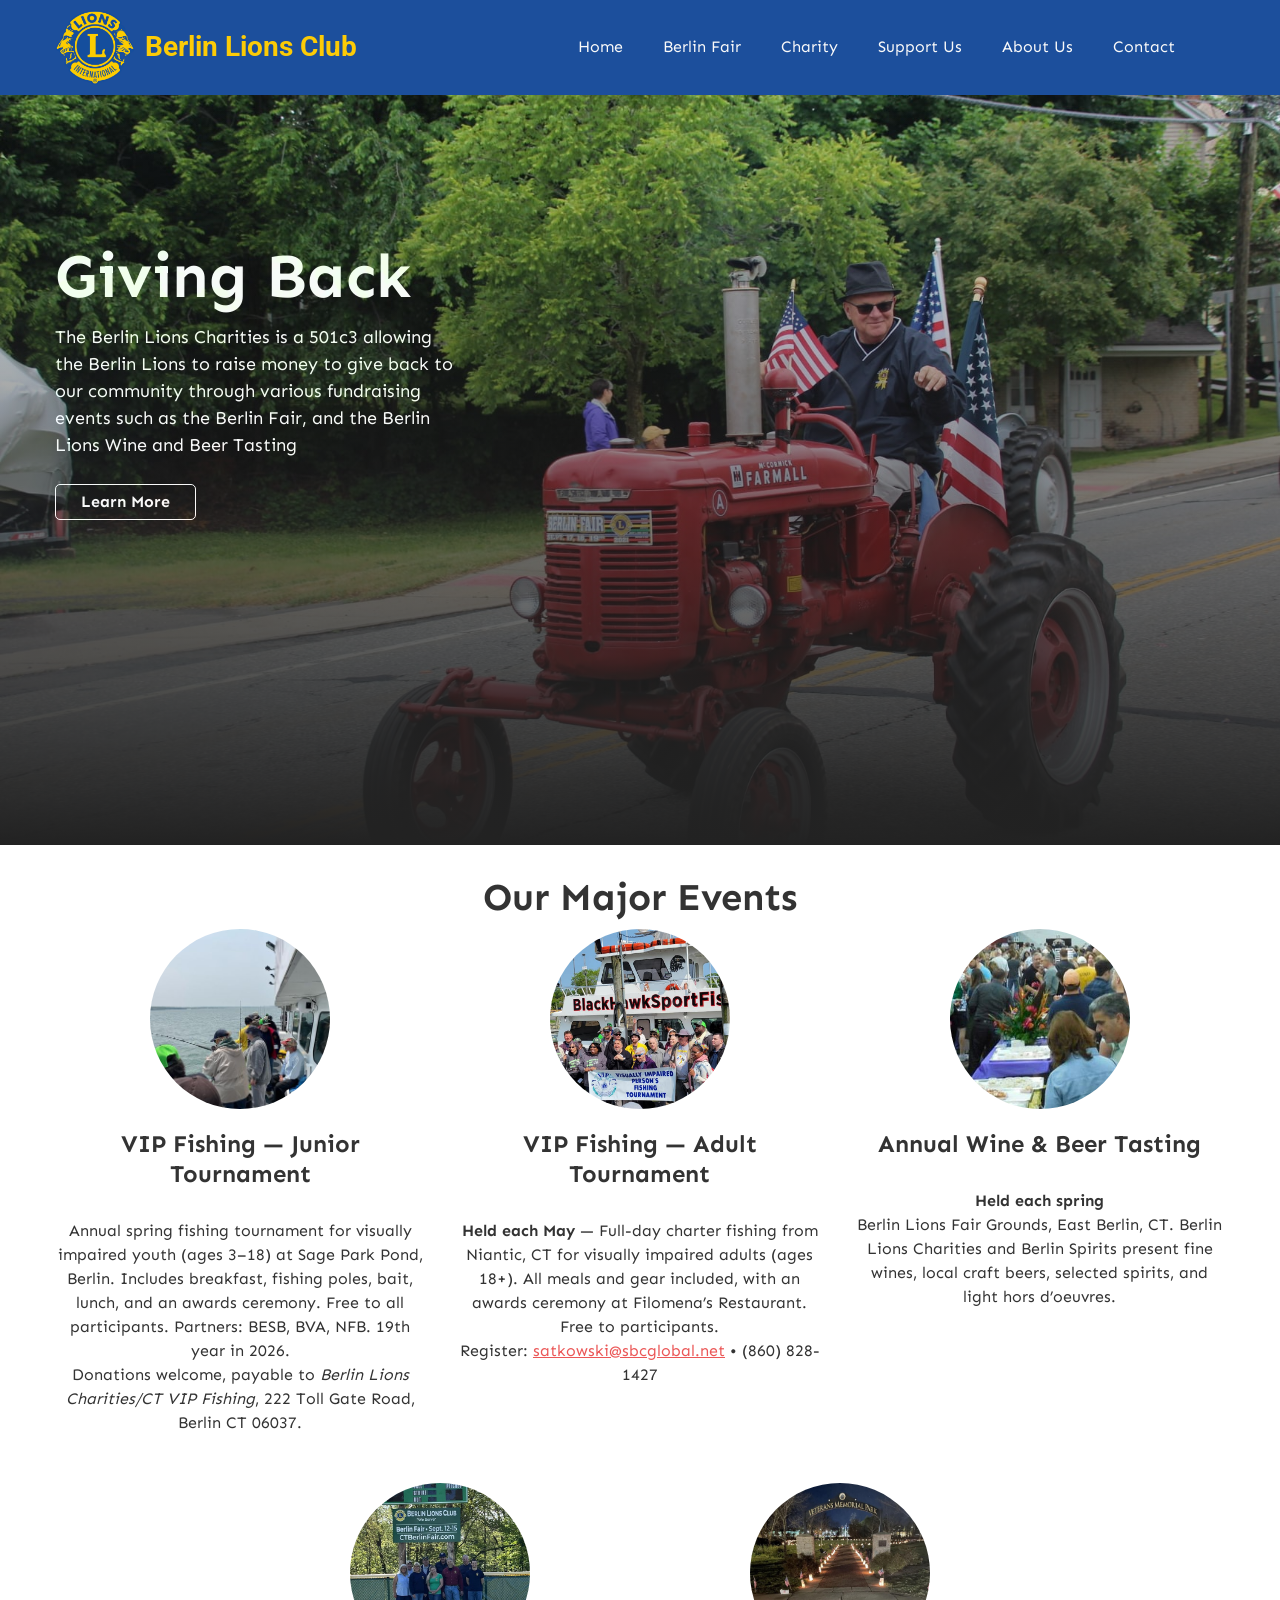
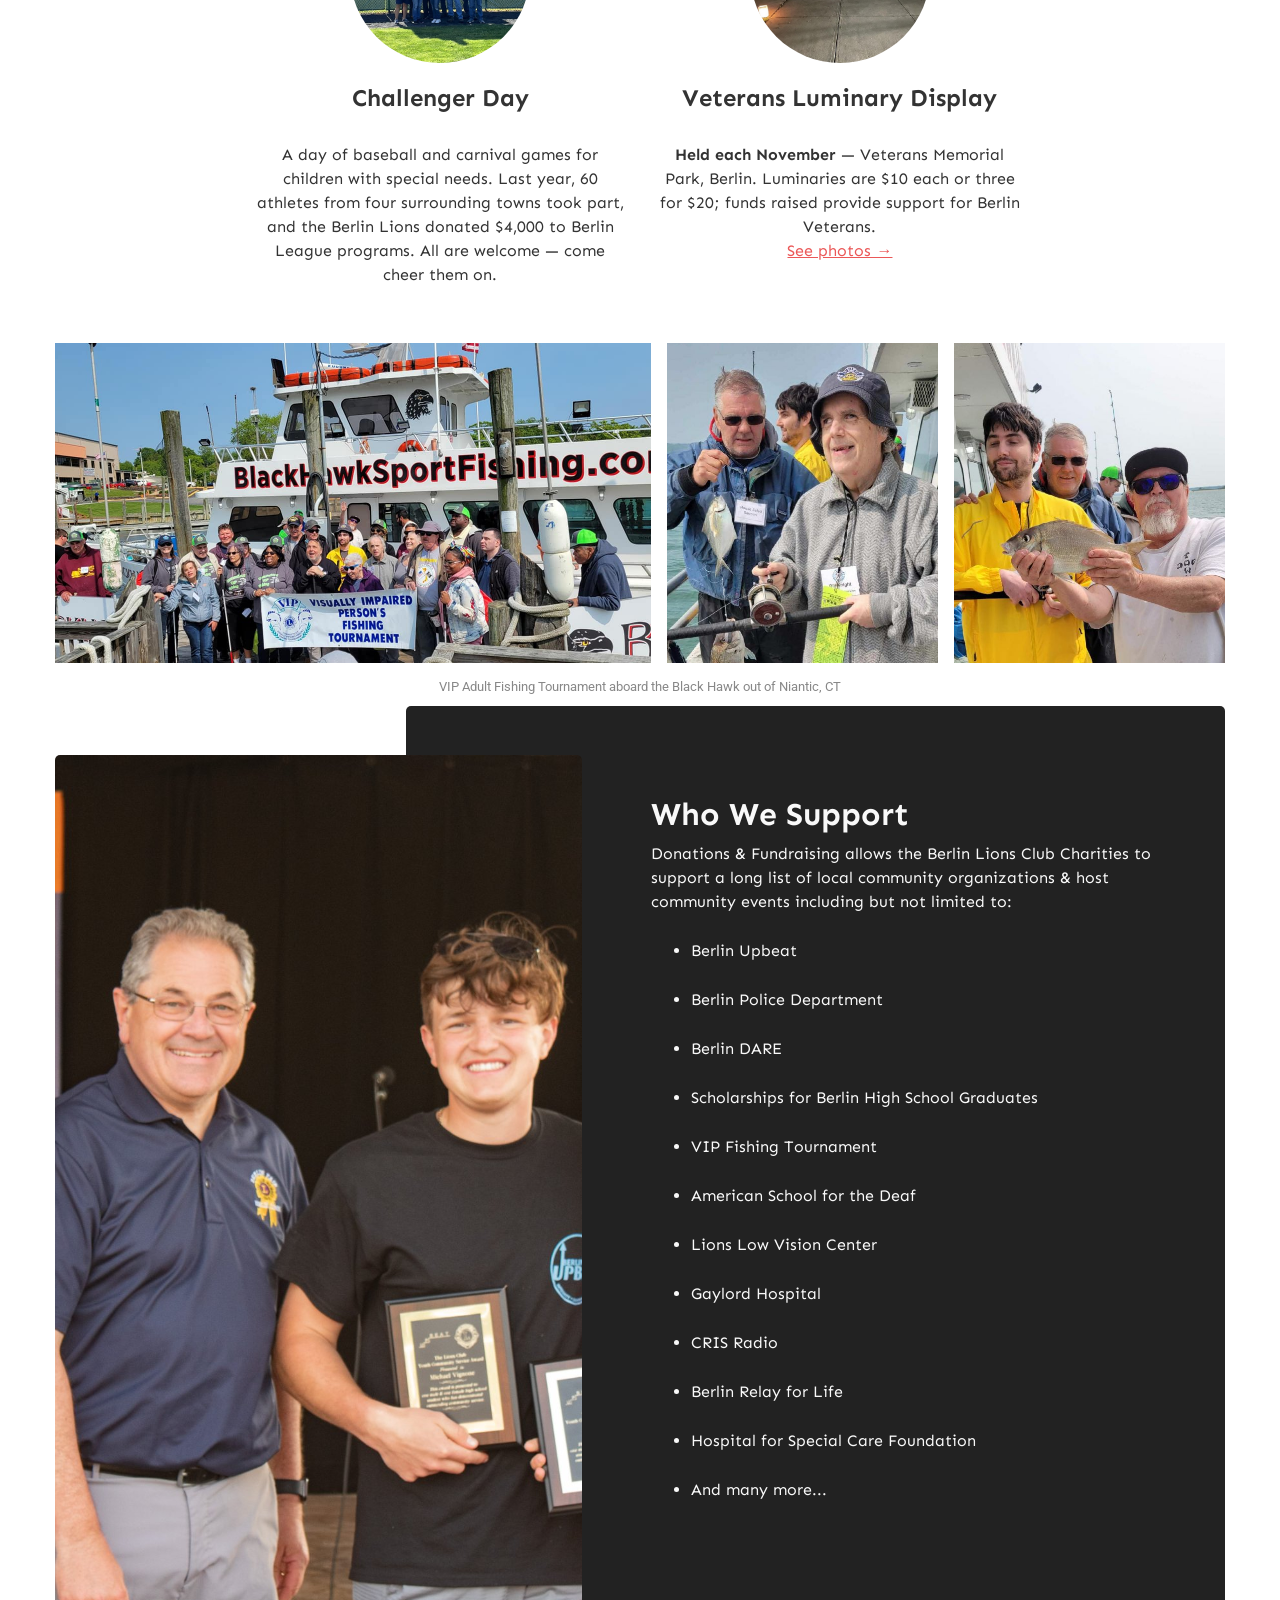
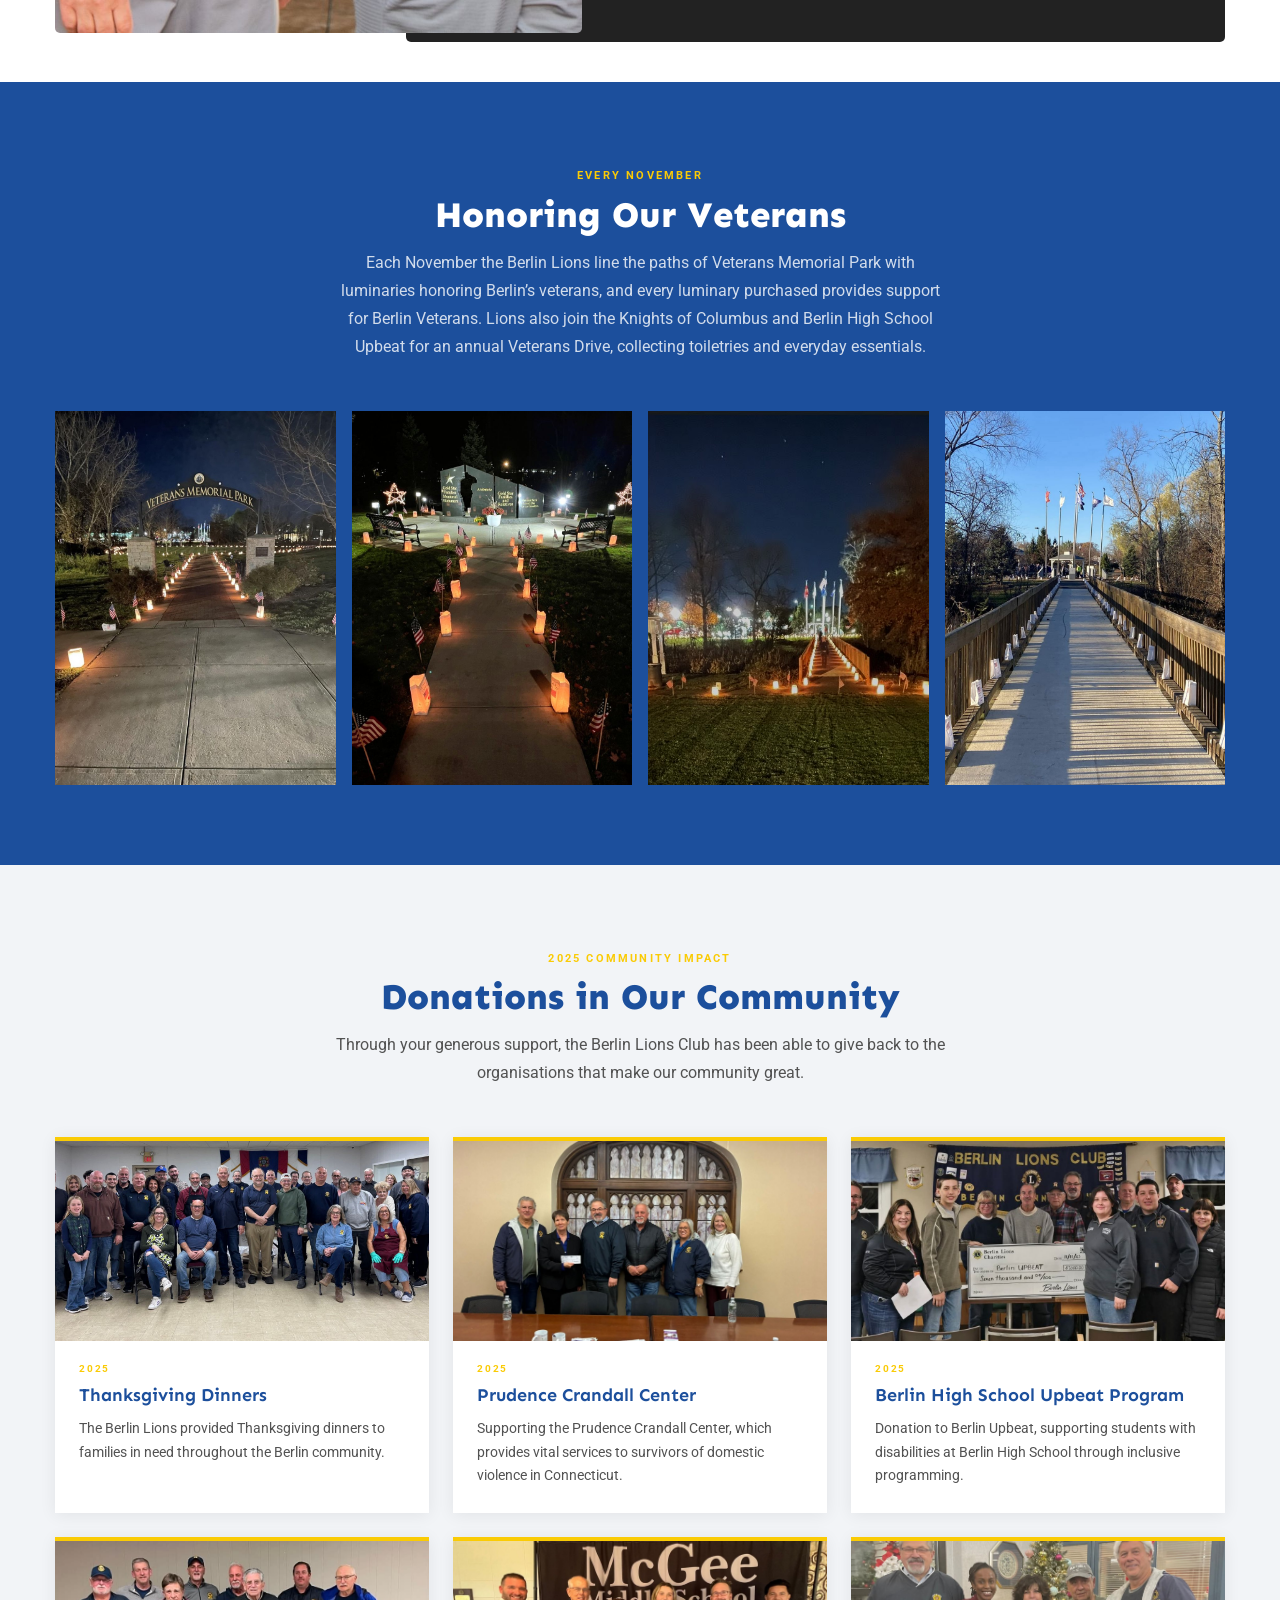
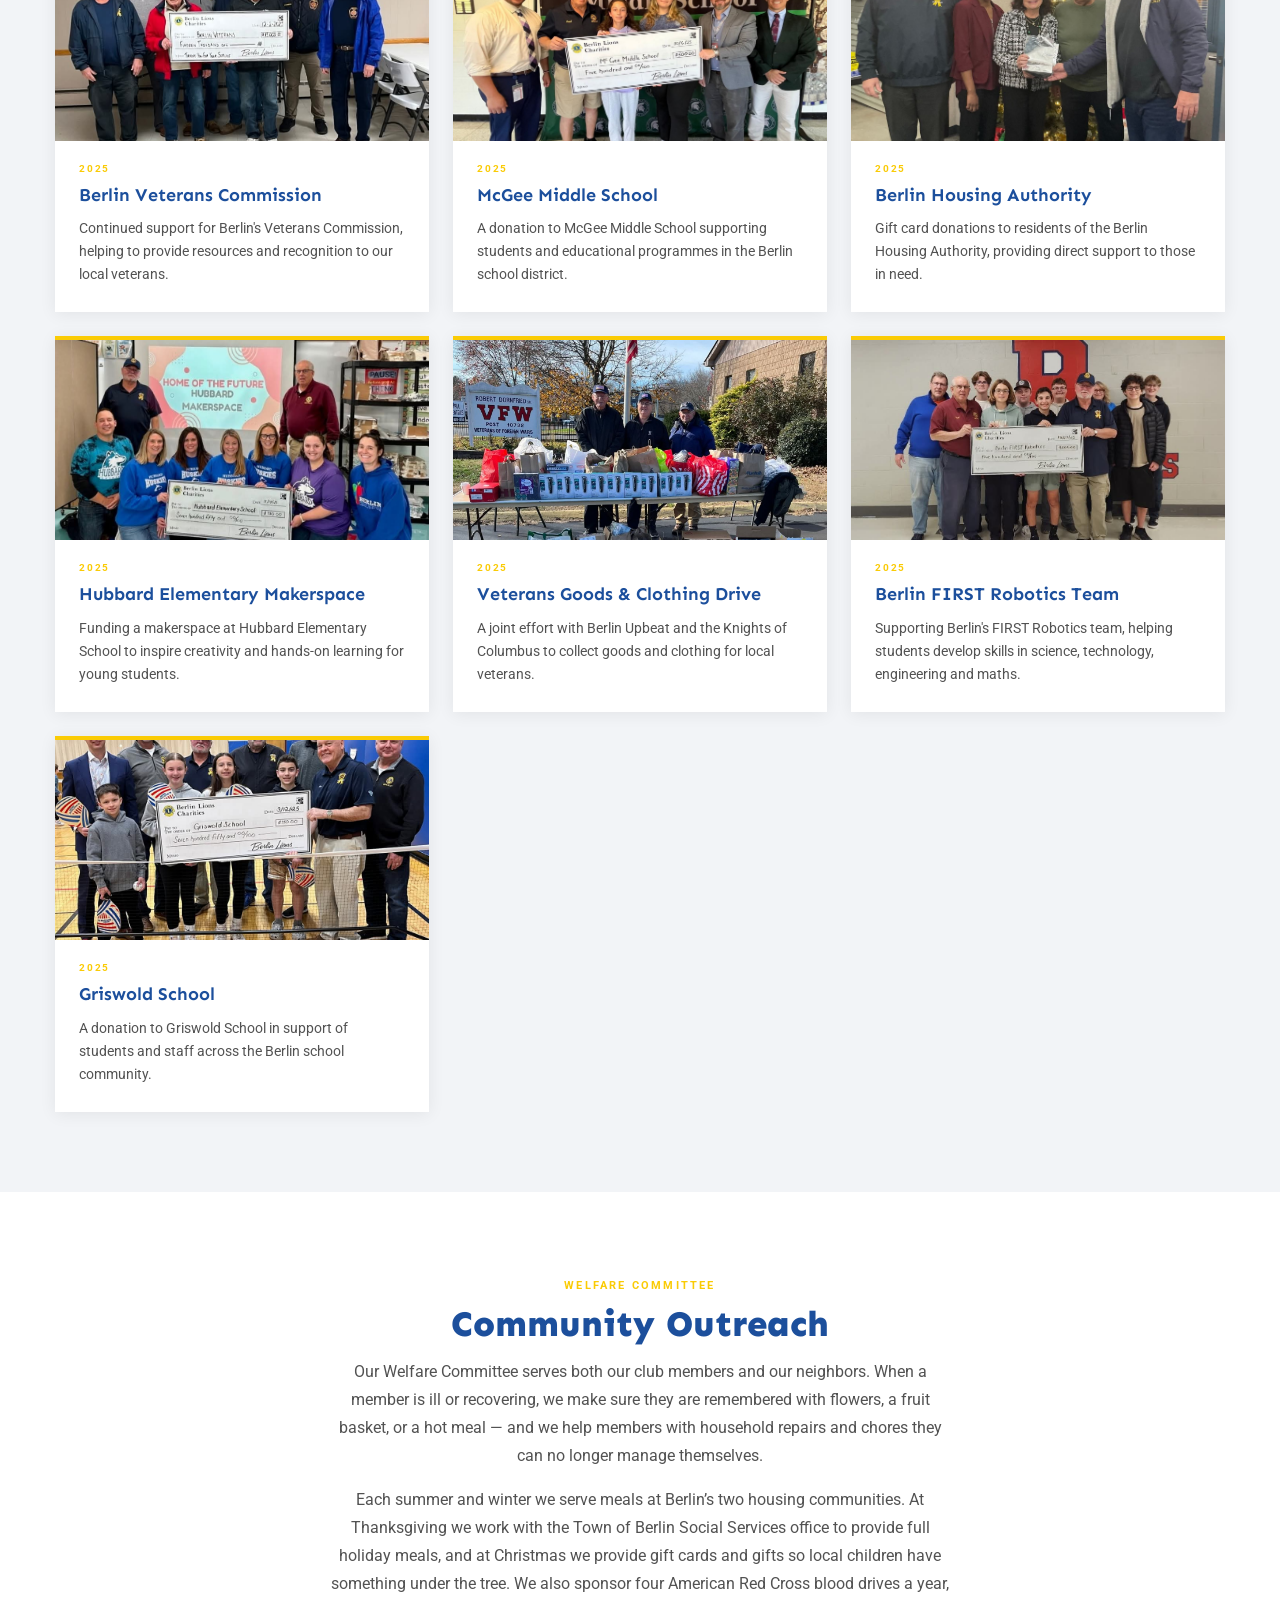
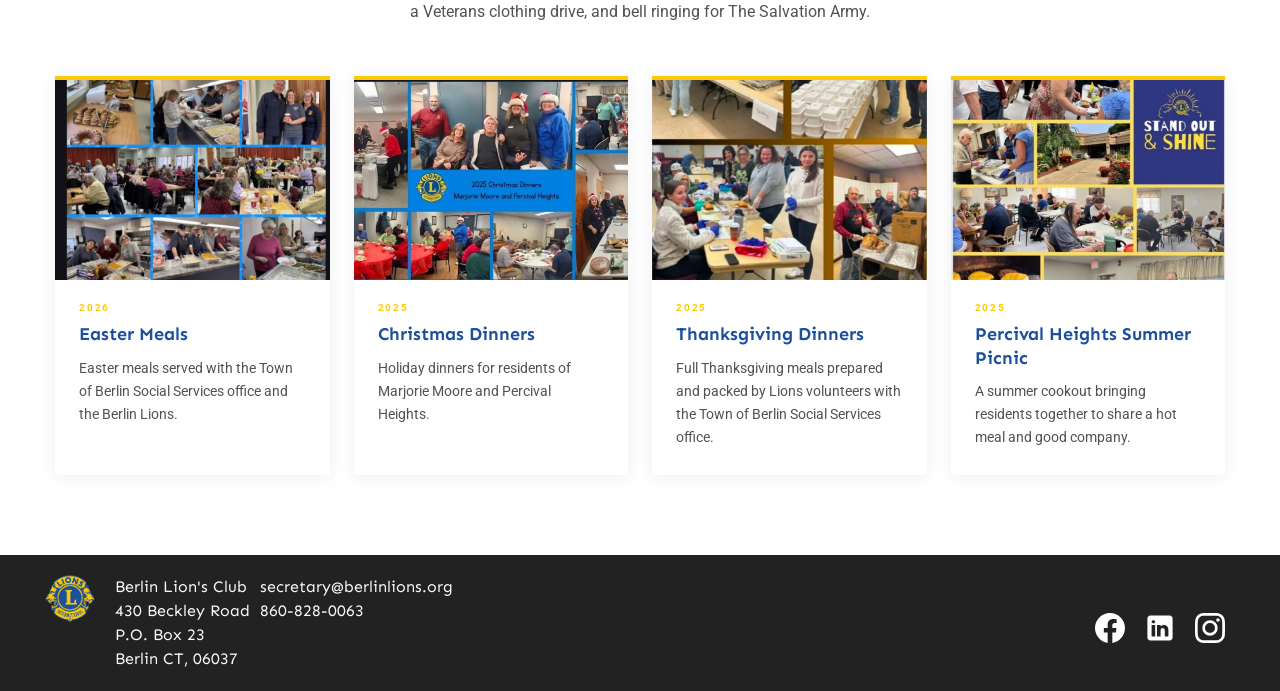
<file: charity.html>
<!DOCTYPE html><html>

<!-- Added by HTTrack --><meta http-equiv="content-type" content="text/html;charset=utf-8" /><!-- /Added by HTTrack -->
<head><meta charset="utf-8"/><title>Charity</title><meta content="The Berlin Lions Charities is a 501c3 allowing the Berlin Lions to raise money to give back to our community through various fundraising events such as the Berlin Fair, and the Berlin Lions Wine and Beer Tasting" name="description"/><meta content="Charity" property="og:title"/><meta content="The Berlin Lions Charities is a 501c3 allowing the Berlin Lions to raise money to give back to our community through various fundraising events such as the Berlin Fair, and the Berlin Lions Wine and Beer Tasting" property="og:description"/><meta content="Charity" property="twitter:title"/><meta content="The Berlin Lions Charities is a 501c3 allowing the Berlin Lions to raise money to give back to our community through various fundraising events such as the Berlin Fair, and the Berlin Lions Wine and Beer Tasting" property="twitter:description"/><meta property="og:type" content="website"/><meta content="summary_large_image" name="twitter:card"/><meta content="width=device-width, initial-scale=1" name="viewport"/><link href="assets/css/berlin-lions-club.webflow.shared.37d15e43c.css" rel="stylesheet" type="text/css"/><link href="assets/css/nav-mobile.css" rel="stylesheet" type="text/css"/><link rel="preconnect" href="https://fonts.googleapis.com"/><link rel="preconnect" href="https://fonts.gstatic.com" crossorigin/><link href="https://fonts.googleapis.com/css2?family=Sen:wght@400;700;800&amp;family=Roboto:wght@100;300;400;500;700;900&amp;display=swap" rel="stylesheet"/><script type="text/javascript">!function(o,c){var n=c.documentElement,t=" w-mod-";n.className+=t+"js",("ontouchstart"in o||o.DocumentTouch&&c instanceof DocumentTouch)&&(n.className+=t+"touch")}(window,document);</script><link href="assets/images/6413dea9f4c32a8089a8ba12_Lions_Clubs_International_logo.svg.png" rel="icon" type="image/png"/><link href="assets/images/6413df35eb1179bc7def6053_Lions_Clubs_International_logo.svg-2.png" rel="apple-touch-icon"/><script async="" src="https://www.googletagmanager.com/gtag/js?id=G-NKDQXY9X1W"></script><script type="text/javascript">window.dataLayer = window.dataLayer || [];function gtag(){dataLayer.push(arguments);}gtag('set', 'developer_id.dZGVlNj', true);gtag('js', new Date());gtag('config', 'G-NKDQXY9X1W');</script><style>.w-webflow-badge{display:none!important}html,body{overflow-x:hidden}/* Major events row: wrap 5 cards (3 + 2), centered headings, full circular photos */.owner-bios-wrapper{flex-wrap:wrap;justify-content:center;gap:48px 32px}.owner-bio{width:calc(33.333% - 22px);text-align:center}.owner-bio h3{text-align:center;margin-top:0}.owner-avatar-wrapper{width:180px;height:180px;margin-bottom:20px;flex:none}.owner-avatar-wrapper img{width:100%;height:100%;object-fit:cover;display:block}@media (max-width: 991px){.owner-bio{width:calc(50% - 16px)}}@media (max-width: 767px){.owner-bio{width:100%;margin-bottom:0}}</style><style>.donations-section{padding:80px 0;background-color:#f2f4f7;}.donations-header{text-align:center;margin-bottom:50px;}.donations-label{display:inline-block;font-family:Roboto,sans-serif;font-size:11px;font-weight:700;letter-spacing:.2em;text-transform:uppercase;color:#facb05;margin-bottom:12px;}.donations-title{font-family:Sen,sans-serif;font-size:36px;font-weight:800;color:#1c4f9c;margin-top:0;margin-bottom:16px;}.donations-intro{font-family:Roboto,sans-serif;font-size:16px;color:#525252;max-width:620px;margin:0 auto;line-height:1.75;}.donations-grid{display:grid;grid-template-columns:repeat(auto-fill,minmax(280px,1fr));gap:24px;}.donation-card{background:#fff;border-top:4px solid #facb05;overflow:hidden;box-shadow:0 2px 16px rgba(0,0,0,0.07);transition:transform .25s,box-shadow .25s;}.donation-card:hover{transform:translateY(-4px);box-shadow:0 8px 28px rgba(28,79,156,0.15);}.donation-card-img{width:100%;height:200px;object-fit:cover;display:block;}.donation-card-body{padding:20px 24px 26px;}.donation-card-year{font-family:Roboto,sans-serif;font-size:10px;font-weight:700;letter-spacing:.18em;text-transform:uppercase;color:#facb05;margin-bottom:8px;}.donation-card-name{font-family:Sen,sans-serif;font-size:18px;font-weight:700;color:#1c4f9c;line-height:1.3;margin:0 0 10px;}.donation-card-desc{font-family:Roboto,sans-serif;font-size:14px;color:#525252;line-height:1.65;margin:0;}@media (max-width: 600px) {
  .donations-section { padding: 48px 0; }
  .donations-grid { grid-template-columns: 1fr; padding: 0 16px; gap: 16px; }
  .donation-card-img { height: 180px; }
  .donations-header { margin-bottom: 32px; padding: 0 16px; }
  .donations-title { font-size: clamp(22px, 6vw, 32px); }
}
@media (max-width: 400px) {
  .donation-card-body { padding: 16px 18px 20px; }
  .donation-card-name { font-size: 16px; }
}

/* Outreach grid: fit its four cards on one row on desktop */
@media (min-width: 601px) {
  .donations-grid--four { grid-template-columns: repeat(auto-fill, minmax(250px, 1fr)); }
}

/* VIP Fishing photo row under the major events cards */
.vip-photos { display: grid; grid-template-columns: 2.2fr 1fr 1fr; gap: 16px; margin-top: 56px; }
.vip-photos img { width: 100%; height: 320px; object-fit: cover; object-position: center 10%; display: block; }
.vip-photos-caption { font-family: Roboto, sans-serif; font-size: 13px; color: #888; text-align: center; margin: 14px 0 0; }

/* Honoring Our Veterans */
.vet-section { background-color: #1c4f9c; padding: 80px 0; }
.vet-section .donations-title { color: #fff; }
.vet-section .donations-intro { color: rgba(255,255,255,0.8); }
.vet-photos { display: grid; grid-template-columns: repeat(4, 1fr); gap: 16px; }
.vet-photos img { width: 100%; aspect-ratio: 3 / 4; object-fit: cover; display: block; }

@media (max-width: 767px) {
  .vip-photos { grid-template-columns: 1fr 1fr; gap: 12px; margin-top: 40px; }
  .vip-photos img { height: 240px; }
  .vip-photos img:first-child { grid-column: 1 / -1; height: auto; }
  .vet-section { padding: 48px 0; }
  .vet-photos { grid-template-columns: repeat(2, 1fr); gap: 12px; }
}
@media (max-width: 600px) {
  .vet-photos { padding: 0 16px; }
}</style></head><body><div class="menu-wrapper"><div data-collapse="medium" data-animation="over-left" data-duration="400" data-easing="ease" data-easing2="ease" role="banner" class="navbar w-nav"><div class="treewalkcontainer"><div class="nav-wrapper"><div class="div-block"><a href="index.html" class="brand w-nav-brand"><img width="80" sizes="80px" alt="" src="assets/images/6413d466976598272d9b6f7b_Lions_Clubs_International_logo.svg.png" srcset="assets/images/6413d466976598272d9b6f7b_Lions_Clubs_International_logo.svg-p-500.png 500w, assets/images/6413d466976598272d9b6f7b_Lions_Clubs_International_logo.svg-p-800.png 800w, assets/images/6413d466976598272d9b6f7b_Lions_Clubs_International_logo.svg-p-1080.png 1080w, assets/images/6413d466976598272d9b6f7b_Lions_Clubs_International_logo.svg.png 1200w" class="image-2"/></a><div class="text-block-2">Berlin Lions Club</div></div><div class="cart-nav-wrapper"><nav role="navigation" class="nav-menu w-nav-menu"><a href="index.html" class="nav-link w-nav-link">Home</a><a href="https://ctberlinfair.com/" class="nav-link w-nav-link">Berlin Fair</a><a href="charity.html" aria-current="page" class="nav-link w-nav-link w--current">Charity</a><a href="support.html" class="nav-link w-nav-link">Support Us</a><a href="about.html" class="nav-link w-nav-link">About Us</a><a href="contact.html" class="nav-link w-nav-link">Contact</a></nav><div class="nav-button w-nav-button"><div class="w-icon-nav-menu"></div></div></div></div></div></div></div><div class="top-section"><div class="treewalkcontainer"><div class="hero-wrapper"><h1 class="hero-heading">Giving Back</h1><p class="hero-paragraph">The Berlin Lions Charities is a 501c3 allowing the Berlin Lions to raise money to give back to our community through various fundraising events such as the Berlin Fair, and the Berlin Lions Wine and Beer Tasting</p><div class="hero-button-wrapper"><a href="about.html" class="btn light outline w-button">Learn More</a></div></div></div></div><div class="content-section"><div class="treewalkcontainer"><h1 class="heading-4">Our Major Events</h1><div class="owner-bios-wrapper"><div class="owner-bio"><div class="owner-avatar-wrapper"><img src="assets/images/64d9099ee5135a6a82d23bb3_vipfishing2023.jpg" alt="VIP Junior Fishing Tournament" height="150" srcset="assets/images/64d9099ee5135a6a82d23bb3_vipfishing2023-p-500.jpg 500w, assets/images/64d9099ee5135a6a82d23bb3_vipfishing2023-p-800.jpg 800w, assets/images/64d9099ee5135a6a82d23bb3_vipfishing2023-p-1080.jpg 1080w, assets/images/64d9099ee5135a6a82d23bb3_vipfishing2023.jpg 1280w" sizes="200px" class="image-5"/></div><h3>VIP Fishing &mdash; Junior Tournament</h3><p class="owner-bio-paragraph">Annual spring fishing tournament for visually impaired youth (ages 3&ndash;18) at Sage Park Pond, Berlin. Includes breakfast, fishing poles, bait, lunch, and an awards ceremony. Free to all participants. Partners: BESB, BVA, NFB. 19th year in 2026.<br/>Donations welcome, payable to <em>Berlin Lions Charities/CT VIP Fishing</em>, 222 Toll Gate Road, Berlin CT 06037.</p></div><div class="owner-bio"><div class="owner-avatar-wrapper"><img src="assets/images/vip-fishing-adult-black-hawk.jpg" alt="VIP Adult Fishing Tournament group in front of the Black Hawk charter boat" height="150" sizes="200px" class="image-5"/></div><h3>VIP Fishing &mdash; Adult Tournament</h3><p class="owner-bio-paragraph"><strong>Held each May</strong> &mdash; Full-day charter fishing from Niantic, CT for visually impaired adults (ages 18+). All meals and gear included, with an awards ceremony at Filomena&rsquo;s Restaurant. Free to participants.<br/>Register: <a href="mailto:satkowski@sbcglobal.net">satkowski@sbcglobal.net</a> &bull; (860)&nbsp;828-1427</p></div><div class="owner-bio"><div class="owner-avatar-wrapper"><img src="assets/images/64d90aaccfc1e7e6c65a342b_slider-wine.jpg" alt="Berlin Lions Wine and Beer Tasting" height="150" srcset="assets/images/64d90aaccfc1e7e6c65a342b_slider-wine-p-500.jpg 500w, assets/images/64d90aaccfc1e7e6c65a342b_slider-wine.jpg 560w" sizes="200px" class="image-4"/></div><h3>Annual Wine &amp; Beer Tasting</h3><p class="owner-bio-paragraph"><strong>Held each spring</strong><br/>Berlin Lions Fair Grounds, East Berlin, CT. Berlin Lions Charities and Berlin Spirits present fine wines, local craft beers, selected spirits, and light hors d&rsquo;oeuvres.</p></div><div class="owner-bio"><div class="owner-avatar-wrapper"><img src="assets/images/challenger-day-lions.jpg" alt="Berlin Lions members at the Berlin Little League complex on Challenger Day" height="150" sizes="200px" class="image-5"/></div><h3>Challenger Day</h3><p class="owner-bio-paragraph">A day of baseball and carnival games for children with special needs. Last year, 60 athletes from four surrounding towns took part, and the Berlin Lions donated $4,000 to Berlin League programs. All are welcome &mdash; come cheer them on.</p></div><div class="owner-bio"><div class="owner-avatar-wrapper"><img src="assets/images/luminary-veterans-park.jpg" alt="Veterans Luminary Display" height="150" sizes="200px" class="image-5"/></div><h3>Veterans Luminary Display</h3><p class="owner-bio-paragraph"><strong>Held each November</strong> &mdash; Veterans Memorial Park, Berlin. Luminaries are $10 each or three for $20; funds raised provide support for Berlin Veterans.<br/><a href="#veterans">See photos &rarr;</a></p></div></div><div class="vip-photos"><img src="assets/images/vip-fishing-adult-black-hawk.jpg" alt="VIP Adult Fishing Tournament anglers and volunteers with the Connecticut Visually Impaired Person&rsquo;s Fishing Tournament banner beside the Black Hawk charter boat" loading="lazy"/><img src="assets/images/vip-fishing-adult-catch-1.jpg" alt="A VIP angler reeling in a catch aboard the charter boat" loading="lazy"/><img src="assets/images/vip-fishing-adult-catch-2.jpg" alt="A VIP angler and volunteers showing off a fish on deck" loading="lazy"/></div><p class="vip-photos-caption">VIP Adult Fishing Tournament aboard the Black Hawk out of Niantic, CT</p></div></div><div class="content-section"><div class="treewalkcontainer shop-local-container"><div class="content-wrapper"><div class="meet-the-owners-wrapper"><div class="meet-the-owners-left"></div><div class="meet-the-owners-right"><div class="owners-rich-text w-richtext"><h2>Who We Support</h2><p>Donations &amp; Fundraising allows the Berlin Lions Club Charities to support a long list of local community organizations &amp; host community events including but not limited to:</p><ul role="list"><li>Berlin Upbeat </li><li>Berlin Police Department</li><li>Berlin DARE</li><li>Scholarships for Berlin High School Graduates</li><li>VIP Fishing Tournament</li><li>American School for the Deaf</li><li>Lions Low Vision Center</li><li>Gaylord Hospital</li><li>CRIS Radio</li><li>Berlin Relay for Life</li><li>Hospital for Special Care Foundation</li><li>And many more...</li></ul></div></div></div></div></div></div><section class="vet-section" id="veterans"><div class="treewalkcontainer"><div class="donations-header"><span class="donations-label">Every November</span><h2 class="donations-title">Honoring Our Veterans</h2><p class="donations-intro">Each November the Berlin Lions line the paths of Veterans Memorial Park with luminaries honoring Berlin&rsquo;s veterans, and every luminary purchased provides support for Berlin Veterans. Lions also join the Knights of Columbus and Berlin High School Upbeat for an annual Veterans Drive, collecting toiletries and everyday essentials.</p></div><div class="vet-photos"><img src="assets/images/luminary-veterans-park.jpg" alt="Luminaries lining the walkway under the Veterans Memorial Park arch at night" loading="lazy"/><img src="assets/images/luminary-gold-star-memorial.jpg" alt="Luminaries and flags lining the path to the Gold Star Families memorial" loading="lazy"/><img src="assets/images/luminary-park-night.jpg" alt="Veterans Memorial Park lit by luminaries, with the footbridge and flagpoles beyond" loading="lazy"/><img src="assets/images/luminary-bridge-day.jpg" alt="Luminary bags set out along the park footbridge before dusk" loading="lazy"/></div></div></section><section class="donations-section" id="donations"><div class="treewalkcontainer"><div class="donations-header"><span class="donations-label">2025 Community Impact</span><h2 class="donations-title">Donations in Our Community</h2><p class="donations-intro">Through your generous support, the Berlin Lions Club has been able to give back to the organisations that make our community great.</p></div><div class="donations-grid"><div class="donation-card"><img class="donation-card-img" src="assets/images/FB_IMG_1765980441112.jpg" alt="Thanksgiving Dinners 2025" loading="lazy"/><div class="donation-card-body"><div class="donation-card-year">2025</div><h3 class="donation-card-name">Thanksgiving Dinners</h3><p class="donation-card-desc">The Berlin Lions provided Thanksgiving dinners to families in need throughout the Berlin community.</p></div></div><div class="donation-card"><img class="donation-card-img" src="assets/images/FB_IMG_1767277477631.jpg" alt="Prudence Crandall Center 2025" loading="lazy"/><div class="donation-card-body"><div class="donation-card-year">2025</div><h3 class="donation-card-name">Prudence Crandall Center</h3><p class="donation-card-desc">Supporting the Prudence Crandall Center, which provides vital services to survivors of domestic violence in Connecticut.</p></div></div><div class="donation-card"><img class="donation-card-img" src="assets/images/FB_IMG_1765981721774(1).jpg" alt="Berlin High School Upbeat Program 2025" loading="lazy"/><div class="donation-card-body"><div class="donation-card-year">2025</div><h3 class="donation-card-name">Berlin High School Upbeat Program</h3><p class="donation-card-desc">Donation to Berlin Upbeat, supporting students with disabilities at Berlin High School through inclusive programming.</p></div></div><div class="donation-card"><img class="donation-card-img" src="assets/images/FB_IMG_1767279911934(2).jpg" alt="Berlin Veterans Commission 2025" loading="lazy"/><div class="donation-card-body"><div class="donation-card-year">2025</div><h3 class="donation-card-name">Berlin Veterans Commission</h3><p class="donation-card-desc">Continued support for Berlin's Veterans Commission, helping to provide resources and recognition to our local veterans.</p></div></div><div class="donation-card"><img class="donation-card-img" src="assets/images/FB_IMG_1760558555979(1).jpg" alt="McGee Middle School 2025" loading="lazy"/><div class="donation-card-body"><div class="donation-card-year">2025</div><h3 class="donation-card-name">McGee Middle School</h3><p class="donation-card-desc">A donation to McGee Middle School supporting students and educational programmes in the Berlin school district.</p></div></div><div class="donation-card"><img class="donation-card-img" src="assets/images/FB_IMG_1765980413496.jpg" alt="Berlin Housing Authority Gift Cards 2025" loading="lazy"/><div class="donation-card-body"><div class="donation-card-year">2025</div><h3 class="donation-card-name">Berlin Housing Authority</h3><p class="donation-card-desc">Gift card donations to residents of the Berlin Housing Authority, providing direct support to those in need.</p></div></div><div class="donation-card"><img class="donation-card-img" src="assets/images/FB_IMG_1765980480465.jpg" alt="Hubbard Elementary Makerspace 2025" loading="lazy"/><div class="donation-card-body"><div class="donation-card-year">2025</div><h3 class="donation-card-name">Hubbard Elementary Makerspace</h3><p class="donation-card-desc">Funding a makerspace at Hubbard Elementary School to inspire creativity and hands-on learning for young students.</p></div></div><div class="donation-card"><img class="donation-card-img" src="assets/images/FB_IMG_1767286125559.jpg" alt="Veterans Goods and Clothing Drive 2025" loading="lazy"/><div class="donation-card-body"><div class="donation-card-year">2025</div><h3 class="donation-card-name">Veterans Goods &amp; Clothing Drive</h3><p class="donation-card-desc">A joint effort with Berlin Upbeat and the Knights of Columbus to collect goods and clothing for local veterans.</p></div></div><div class="donation-card"><img class="donation-card-img" src="assets/images/FB_IMG_1767284778914(1).jpg" alt="Berlin FIRST Robotics Team 2025" loading="lazy"/><div class="donation-card-body"><div class="donation-card-year">2025</div><h3 class="donation-card-name">Berlin FIRST Robotics Team</h3><p class="donation-card-desc">Supporting Berlin's FIRST Robotics team, helping students develop skills in science, technology, engineering and maths.</p></div></div><div class="donation-card"><img class="donation-card-img" src="assets/images/FB_IMG_1760558732948(2).jpg" alt="Griswold School 2025" loading="lazy"/><div class="donation-card-body"><div class="donation-card-year">2025</div><h3 class="donation-card-name">Griswold School</h3><p class="donation-card-desc">A donation to Griswold School in support of students and staff across the Berlin school community.</p></div></div></div></div></section><section class="donations-section" id="outreach" style="background-color:#fff"><div class="treewalkcontainer"><div class="donations-header"><span class="donations-label">Welfare Committee</span><h2 class="donations-title">Community Outreach</h2><p class="donations-intro">Our Welfare Committee serves both our club members and our neighbors. When a member is ill or recovering, we make sure they are remembered with flowers, a fruit basket, or a hot meal &mdash; and we help members with household repairs and chores they can no longer manage themselves.</p><p class="donations-intro" style="margin-top:16px">Each summer and winter we serve meals at Berlin&rsquo;s two housing communities. At Thanksgiving we work with the Town of Berlin Social Services office to provide full holiday meals, and at Christmas we provide gift cards and gifts so local children have something under the tree. We also sponsor four American Red Cross blood drives a year, a Veterans clothing drive, and bell ringing for The Salvation Army.</p></div><div class="donations-grid donations-grid--four"><div class="donation-card"><img class="donation-card-img" src="assets/images/easter-meals-2026.jpg" alt="Easter meals 2026" loading="lazy"/><div class="donation-card-body"><div class="donation-card-year">2026</div><h3 class="donation-card-name">Easter Meals</h3><p class="donation-card-desc">Easter meals served with the Town of Berlin Social Services office and the Berlin Lions.</p></div></div><div class="donation-card"><img class="donation-card-img" src="assets/images/christmas-dinners-2025.jpg" alt="Christmas dinners 2025" loading="lazy"/><div class="donation-card-body"><div class="donation-card-year">2025</div><h3 class="donation-card-name">Christmas Dinners</h3><p class="donation-card-desc">Holiday dinners for residents of Marjorie Moore and Percival Heights.</p></div></div><div class="donation-card"><img class="donation-card-img" src="assets/images/thanksgiving-dinners-2025.jpg" alt="Lions volunteers preparing and packing Thanksgiving dinners, 2025" loading="lazy"/><div class="donation-card-body"><div class="donation-card-year">2025</div><h3 class="donation-card-name">Thanksgiving Dinners</h3><p class="donation-card-desc">Full Thanksgiving meals prepared and packed by Lions volunteers with the Town of Berlin Social Services office.</p></div></div><div class="donation-card"><img class="donation-card-img" src="assets/images/summer-picnic-2025.jpg" alt="Percival Heights summer picnic 2025" loading="lazy"/><div class="donation-card-body"><div class="donation-card-year">2025</div><h3 class="donation-card-name">Percival Heights Summer Picnic</h3><p class="donation-card-desc">A summer cookout bringing residents together to share a hot meal and good company.</p></div></div></div></div></section><div class="footer"><div class="treewalkcontainer"><div class="footer-wrapper"><div class="footer-logo-column"><div><img src="assets/images/6413d466976598272d9b6f7b_Lions_Clubs_International_logo.svg.png" width="50" sizes="50px" srcset="assets/images/6413d466976598272d9b6f7b_Lions_Clubs_International_logo.svg-p-500.png 500w, assets/images/6413d466976598272d9b6f7b_Lions_Clubs_International_logo.svg-p-800.png 800w, assets/images/6413d466976598272d9b6f7b_Lions_Clubs_International_logo.svg-p-1080.png 1080w, assets/images/6413d466976598272d9b6f7b_Lions_Clubs_International_logo.svg.png 1200w" alt="" class="image-6"/></div><div class="rich-text-block w-richtext"><p class="paragraph-4">Berlin Lion&#x27;s Club<br/>430 Beckley Road<br/>P.O. Box 23<br/>Berlin CT, 06037<br/></p></div><div class="rich-text-block w-richtext"><p class="paragraph-5">secretary@berlinlions.org<br/>860-828-0063</p></div></div><div><a href="https://www.facebook.com/BerlinCTLionsClub/" class="social-footer-link w-inline-block"><img src="assets/images/6413d30124cfc2fc43f24b1f_Facebook Logo.svg" width="30" alt="Facebook Logo"/></a><a href="https://www.linkedin.com/company/berlin-lions-club/" target="_blank" class="social-footer-link w-inline-block"><img src="assets/images/64d8ff27399cb463eb11ce80_linkedin.svg" width="30" alt="Twitter Logo"/></a><a href="https://www.instagram.com/ctberlinfair/" target="_blank" class="social-footer-link w-inline-block"><img src="assets/images/6413d30124cfc279d9f24b1d_Insta.svg" width="30" alt="Instagram Logo"/></a></div></div></div></div><script src="assets/js/nav.js"></script></body>

</html>
</file>
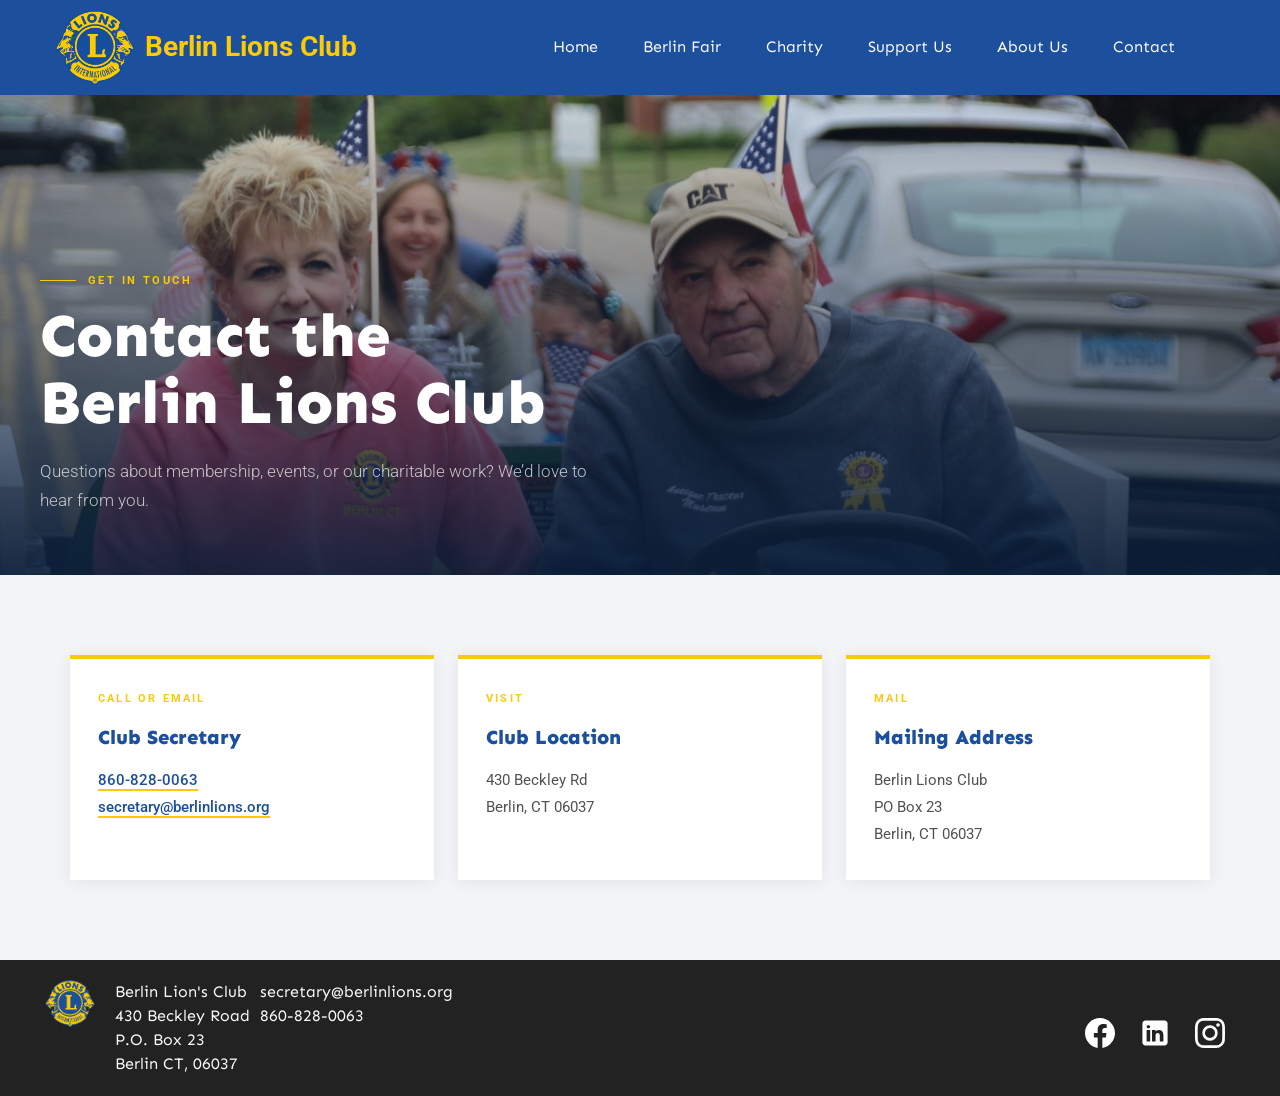
<file: contact.html>
<!DOCTYPE html><html lang="en">

<head>
<meta charset="utf-8"/>
<title>Contact | Berlin Lions Club</title>
<meta content="Contact the Berlin Lions Club — 430 Beckley Rd, Berlin CT 06037 • 860-828-0063 • secretary@berlinlions.org" name="description"/>
<meta content="Contact | Berlin Lions Club" property="og:title"/>
<meta content="Contact the Berlin Lions Club — 430 Beckley Rd, Berlin CT 06037 • 860-828-0063 • secretary@berlinlions.org" property="og:description"/>
<meta content="Contact | Berlin Lions Club" property="twitter:title"/>
<meta property="og:type" content="website"/>
<meta content="summary_large_image" name="twitter:card"/>
<meta content="width=device-width, initial-scale=1" name="viewport"/>
<link href="assets/css/berlin-lions-club.webflow.shared.37d15e43c.css" rel="stylesheet" type="text/css"/>
<link href="assets/css/nav-mobile.css" rel="stylesheet" type="text/css"/>
<link rel="preconnect" href="https://fonts.googleapis.com"/>
<link rel="preconnect" href="https://fonts.gstatic.com" crossorigin/>
<link href="https://fonts.googleapis.com/css2?family=Sen:wght@400;700;800&amp;family=Roboto:wght@100;300;400;500;700;900&amp;display=swap" rel="stylesheet"/>
<script type="text/javascript">!function(o,c){var n=c.documentElement,t=" w-mod-";n.className+=t+"js",("ontouchstart"in o||o.DocumentTouch&&c instanceof DocumentTouch)&&(n.className+=t+"touch")}(window,document);</script>
<link href="assets/images/6413dea9f4c32a8089a8ba12_Lions_Clubs_International_logo.svg.png" rel="icon" type="image/png"/>
<link href="assets/images/6413df35eb1179bc7def6053_Lions_Clubs_International_logo.svg-2.png" rel="apple-touch-icon"/>
<script async="" src="https://www.googletagmanager.com/gtag/js?id=G-NKDQXY9X1W"></script>
<script type="text/javascript">window.dataLayer=window.dataLayer||[];function gtag(){dataLayer.push(arguments);}gtag('set','developer_id.dZGVlNj',true);gtag('js',new Date());gtag('config','G-NKDQXY9X1W');</script>

<style>
  .w-webflow-badge { display: none !important; }
  html, body { overflow-x: hidden; }
  /* ── Hero ── */
  .about-hero {
    position: relative;
    min-height: 480px;
    display: flex;
    align-items: flex-end;
    overflow: hidden;
    background-image: url('assets/images/64d2f9195c69208bdfba242a_206488091_1672121236322072_620271244315346144_n.jpg');
    background-size: cover;
    background-position: center 30%;
  }
  .about-hero-overlay {
    position: absolute;
    inset: 0;
    background: linear-gradient(to top, rgba(11,31,58,0.92) 0%, rgba(11,31,58,0.4) 60%, rgba(11,31,58,0.1) 100%);
  }
  .about-hero-content {
    position: relative;
    z-index: 2;
    padding: 60px 40px;
    max-width: 800px;
  }
  .about-hero-eyebrow {
    font-family: Roboto, sans-serif;
    font-size: 11px;
    font-weight: 700;
    letter-spacing: .22em;
    text-transform: uppercase;
    color: #facb05;
    margin-bottom: 14px;
    display: flex;
    align-items: center;
    gap: 12px;
  }
  .about-hero-eyebrow::before {
    content: '';
    display: block;
    width: 36px;
    height: 1px;
    background: #facb05;
  }
  .about-hero-title {
    font-family: Sen, sans-serif;
    font-size: clamp(2.2rem, 5vw, 3.8rem);
    font-weight: 800;
    color: #fff;
    line-height: 1.1;
    margin: 0 0 20px;
  }
  .about-hero-sub {
    font-family: Roboto, sans-serif;
    font-size: 17px;
    color: rgba(255,255,255,.72);
    line-height: 1.7;
    font-weight: 300;
    max-width: 560px;
    margin: 0;
  }

  /* ── Contact ── */
  .contact-section { padding: 80px 40px; background: #f2f4f7; }
  .contact-grid { max-width: 1140px; margin: 0 auto; display: grid; grid-template-columns: repeat(3, 1fr); gap: 24px; }
  .contact-card { background: #fff; border-top: 4px solid #facb05; box-shadow: 0 2px 16px rgba(0,0,0,.07); padding: 32px 28px; }
  .contact-label { display: block; font-family: Roboto, sans-serif; font-size: 11px; font-weight: 700; letter-spacing: .2em; text-transform: uppercase; color: #facb05; margin-bottom: 12px; }
  .contact-title { font-family: Sen, sans-serif; font-size: 20px; font-weight: 800; color: #1c4f9c; margin: 0 0 12px; }
  .contact-text { font-family: Roboto, sans-serif; font-size: 15px; line-height: 1.8; color: #525252; margin: 0; }
  .contact-text a { color: #1c4f9c; font-weight: 500; text-decoration: none; border-bottom: 2px solid #facb05; }
  .contact-text a:hover { color: #222; }
  @media (max-width: 900px) {
    .contact-grid { grid-template-columns: 1fr; }
    .contact-section { padding: 48px 16px; }
    .about-hero-content { padding: 50px 20px; }
    .about-hero { min-height: 320px; }
  }
</style>
</head>
<body>

<!-- NAV -->
<div class="menu-wrapper">
  <div data-collapse="medium" data-animation="over-left" data-duration="400" data-easing="ease" data-easing2="ease" role="banner" class="navbar w-nav">
    <div class="treewalkcontainer">
      <div class="nav-wrapper">
        <div class="div-block">
          <a href="index.html" class="brand w-nav-brand">
            <img width="80" sizes="80px" alt="" src="assets/images/6413d466976598272d9b6f7b_Lions_Clubs_International_logo.svg.png" srcset="assets/images/6413d466976598272d9b6f7b_Lions_Clubs_International_logo.svg-p-500.png 500w, assets/images/6413d466976598272d9b6f7b_Lions_Clubs_International_logo.svg-p-800.png 800w, assets/images/6413d466976598272d9b6f7b_Lions_Clubs_International_logo.svg-p-1080.png 1080w, assets/images/6413d466976598272d9b6f7b_Lions_Clubs_International_logo.svg.png 1200w" class="image-2"/>
          </a>
          <div class="text-block-2">Berlin Lions Club</div>
        </div>
        <div class="cart-nav-wrapper">
          <nav role="navigation" class="nav-menu w-nav-menu">
            <a href="index.html" class="nav-link w-nav-link">Home</a>
            <a href="https://ctberlinfair.com/" class="nav-link w-nav-link">Berlin Fair</a>
            <a href="charity.html" class="nav-link w-nav-link">Charity</a>
            <a href="support.html" class="nav-link w-nav-link">Support Us</a>
            <a href="about.html" class="nav-link w-nav-link">About Us</a>
          <a href="contact.html" aria-current="page" class="nav-link w-nav-link w--current">Contact</a>
          </nav>
          <div class="nav-button w-nav-button"><div class="w-icon-nav-menu"></div></div>
        </div>
      </div>
    </div>
  </div>
</div>

<!-- HERO -->
<div class="about-hero">
  <div class="about-hero-overlay"></div>
  <div class="about-hero-content">
    <div class="about-hero-eyebrow">Get in Touch</div>
    <h1 class="about-hero-title">Contact the<br/>Berlin Lions Club</h1>
    <p class="about-hero-sub">Questions about membership, events, or our charitable work? We&rsquo;d love to hear from you.</p>
  </div>
</div>

<!-- CONTACT -->
<section class="contact-section">
  <div class="contact-grid">
    <div class="contact-card">
      <span class="contact-label">Call or Email</span>
      <h2 class="contact-title">Club Secretary</h2>
      <p class="contact-text"><a href="tel:+18608280063">860-828-0063</a><br/><a href="mailto:secretary@berlinlions.org">secretary@berlinlions.org</a></p>
    </div>
    <div class="contact-card">
      <span class="contact-label">Visit</span>
      <h2 class="contact-title">Club Location</h2>
      <p class="contact-text">430 Beckley Rd<br/>Berlin, CT 06037</p>
    </div>
    <div class="contact-card">
      <span class="contact-label">Mail</span>
      <h2 class="contact-title">Mailing Address</h2>
      <p class="contact-text">Berlin Lions Club<br/>PO Box 23<br/>Berlin, CT 06037</p>
    </div>
  </div>
</section>

<!-- FOOTER -->
<div class="footer">
  <div class="treewalkcontainer">
    <div class="footer-wrapper">
      <div class="footer-logo-column">
        <div>
          <img src="assets/images/6413d466976598272d9b6f7b_Lions_Clubs_International_logo.svg.png" width="50" sizes="50px" srcset="assets/images/6413d466976598272d9b6f7b_Lions_Clubs_International_logo.svg-p-500.png 500w, assets/images/6413d466976598272d9b6f7b_Lions_Clubs_International_logo.svg-p-800.png 800w, assets/images/6413d466976598272d9b6f7b_Lions_Clubs_International_logo.svg-p-1080.png 1080w, assets/images/6413d466976598272d9b6f7b_Lions_Clubs_International_logo.svg.png 1200w" alt="" class="image-6"/>
        </div>
        <div class="rich-text-block w-richtext">
          <p class="paragraph-4">Berlin Lion's Club<br/>430 Beckley Road<br/>P.O. Box 23<br/>Berlin CT, 06037</p>
        </div>
        <div class="rich-text-block w-richtext">
          <p class="paragraph-5">secretary@berlinlions.org<br/>860-828-0063</p>
        </div>
      </div>
      <div>
        <a href="https://www.facebook.com/BerlinCTLionsClub/" class="social-footer-link w-inline-block"><img src="assets/images/6413d30124cfc2fc43f24b1f_Facebook Logo.svg" width="30" alt="Facebook Logo"/></a>
        <a href="https://www.linkedin.com/company/berlin-lions-club/" target="_blank" class="social-footer-link w-inline-block"><img src="assets/images/64d8ff27399cb463eb11ce80_linkedin.svg" width="30" alt="LinkedIn"/></a>
        <a href="https://www.instagram.com/ctberlinfair/" target="_blank" class="social-footer-link w-inline-block"><img src="assets/images/6413d30124cfc279d9f24b1d_Insta.svg" width="30" alt="Instagram Logo"/></a>
      </div>
    </div>
  </div>
</div>

<script src="assets/js/nav.js"></script>
</body>
</html>
</file>
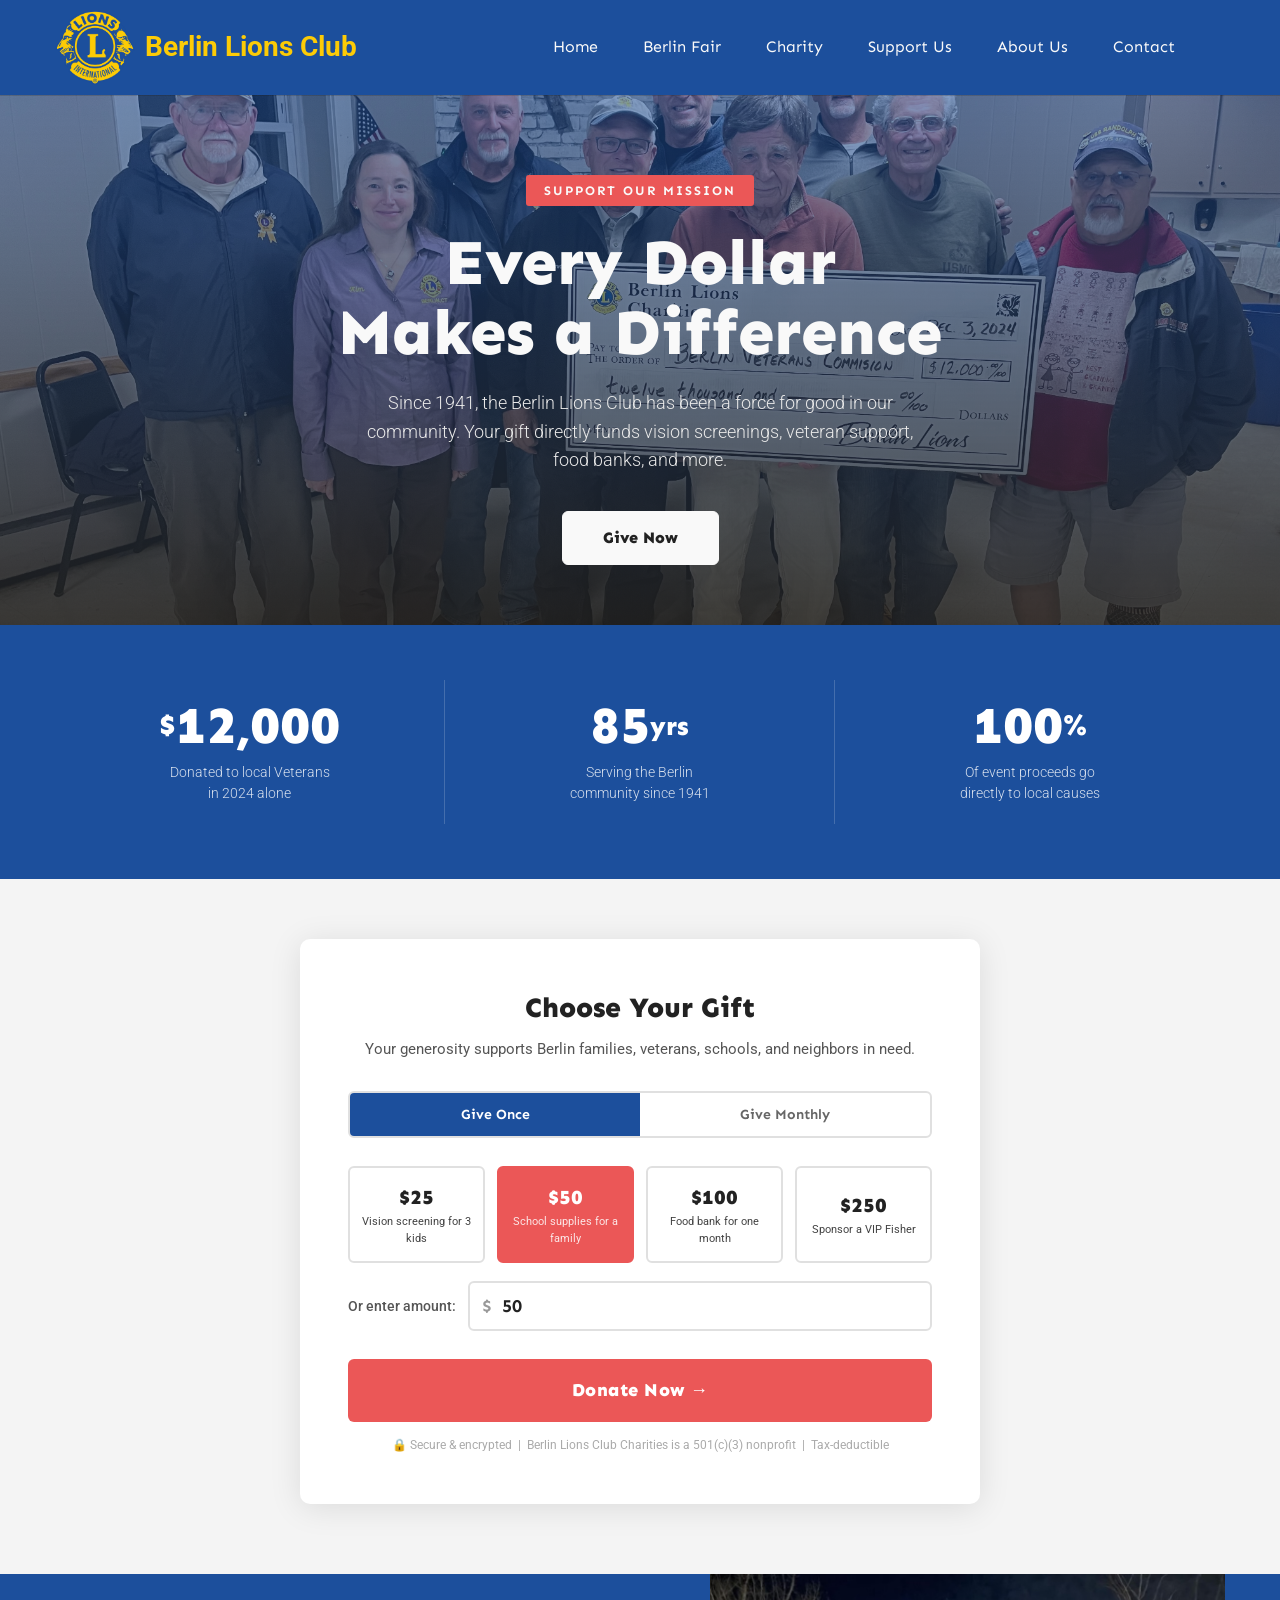
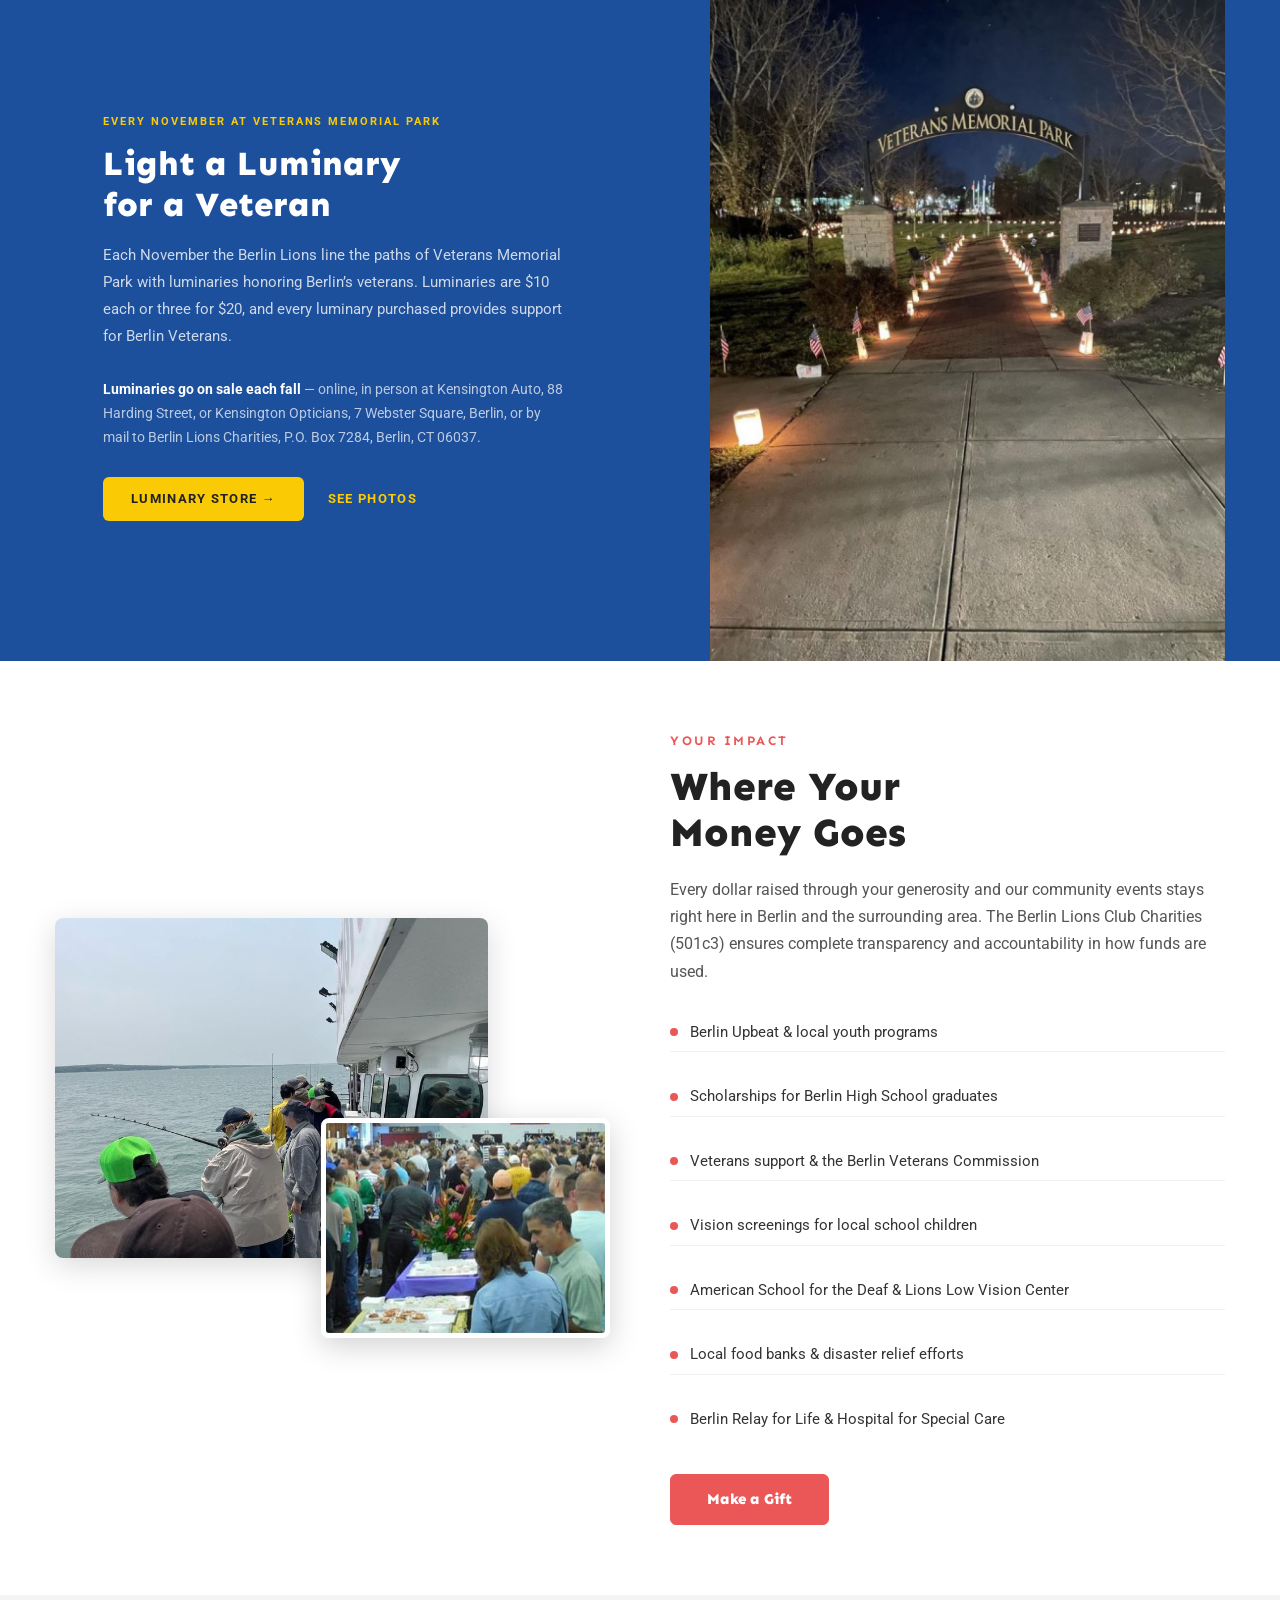
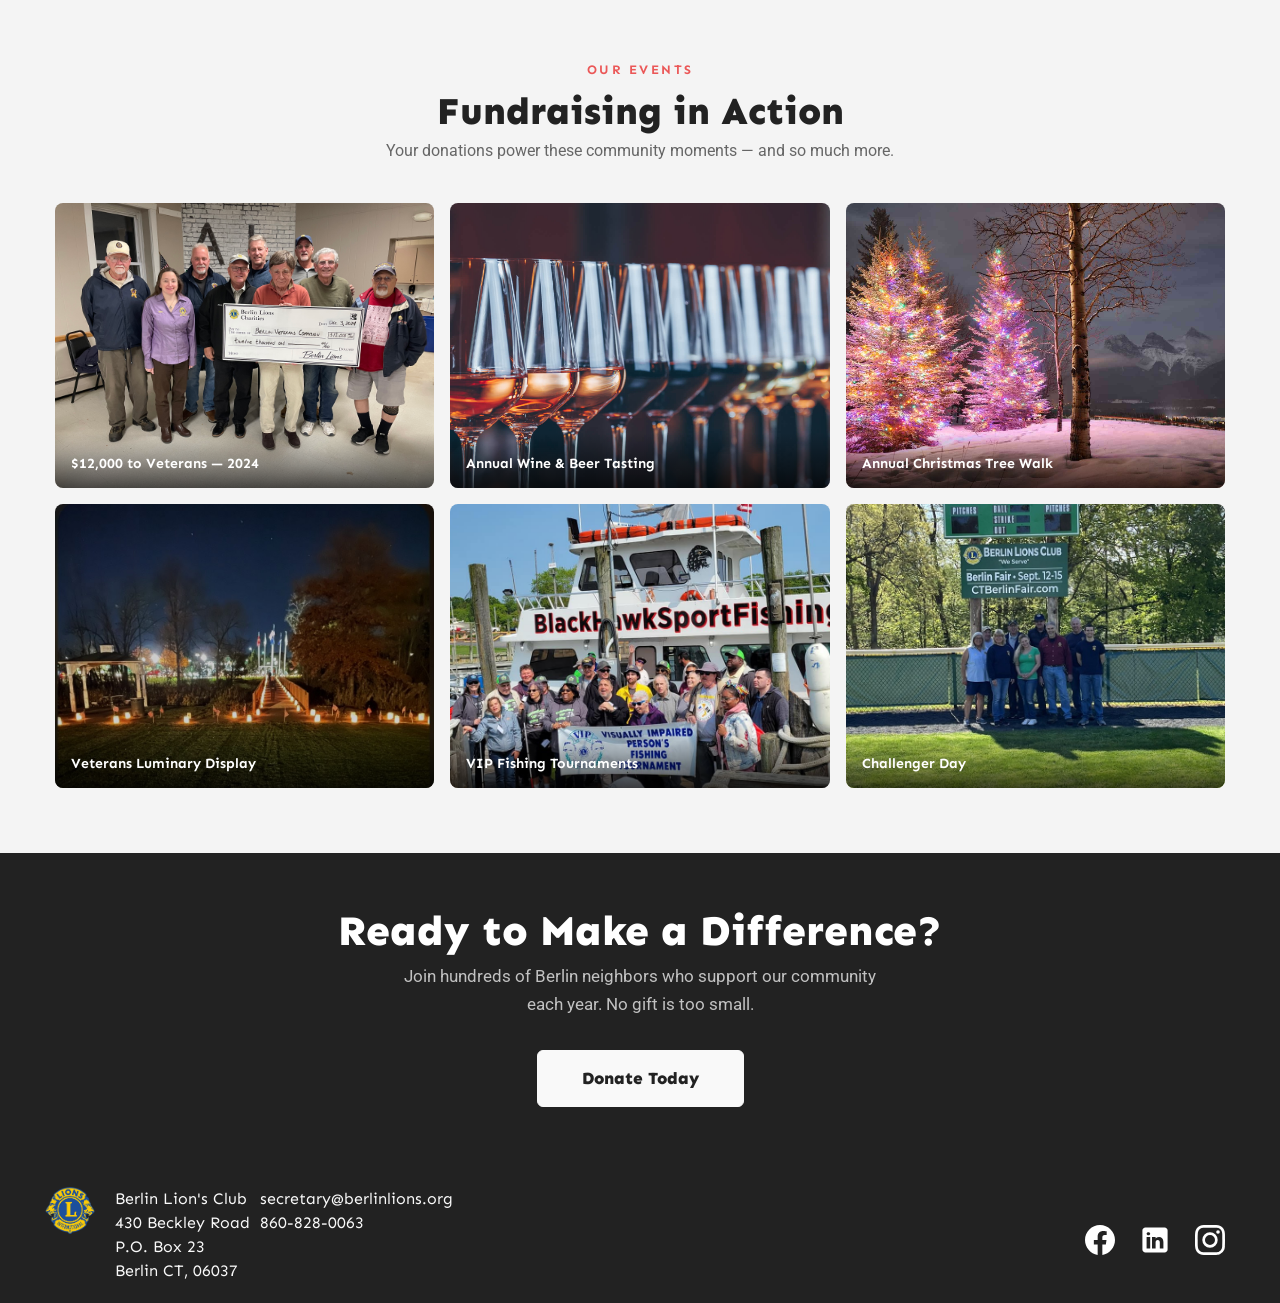
<file: support.html>
<!DOCTYPE html><html>

<!-- Added by HTTrack --><meta http-equiv="content-type" content="text/html;charset=utf-8" /><!-- /Added by HTTrack -->
<head><meta charset="utf-8"/><title>Support Us | Berlin Lions Club</title><meta content="As a community-focused organization, we strive to improve the lives of those in need in Berlin and beyond. Your generous contribution will go directly towards supporting our various projects and initiatives." name="description"/><meta content="Support Us | Berlin Lions Club" property="og:title"/><meta content="Support the Berlin Lions Club and help make a difference in our community." property="og:description"/><meta content="Support Us | Berlin Lions Club" property="twitter:title"/><meta content="Support the Berlin Lions Club and help make a difference in our community." property="twitter:description"/><meta property="og:type" content="website"/><meta content="summary_large_image" name="twitter:card"/><meta content="width=device-width, initial-scale=1" name="viewport"/><link href="assets/css/berlin-lions-club.webflow.shared.37d15e43c.css" rel="stylesheet" type="text/css"/><link href="assets/css/nav-mobile.css" rel="stylesheet" type="text/css"/><link rel="preconnect" href="https://fonts.googleapis.com"/><link rel="preconnect" href="https://fonts.gstatic.com" crossorigin/><link href="https://fonts.googleapis.com/css2?family=Sen:wght@400;700;800&amp;family=Roboto:wght@100;300;400;500;700;900&amp;display=swap" rel="stylesheet"/><script type="text/javascript">!function(o,c){var n=c.documentElement,t=" w-mod-";n.className+=t+"js",("ontouchstart"in o||o.DocumentTouch&&c instanceof DocumentTouch)&&(n.className+=t+"touch")}(window,document);</script><link href="assets/images/6413dea9f4c32a8089a8ba12_Lions_Clubs_International_logo.svg.png" rel="icon" type="image/png"/><link href="assets/images/6413df35eb1179bc7def6053_Lions_Clubs_International_logo.svg-2.png" rel="apple-touch-icon"/><script async="" src="https://www.googletagmanager.com/gtag/js?id=G-NKDQXY9X1W"></script><script type="text/javascript">window.dataLayer = window.dataLayer || [];function gtag(){dataLayer.push(arguments);}gtag('set', 'developer_id.dZGVlNj', true);gtag('js', new Date());gtag('config', 'G-NKDQXY9X1W');</script><style>.w-webflow-badge{display:none!important}html,body{overflow-x:hidden}

/* ── Donate page custom styles ── */

.donate-hero {
  background-image: linear-gradient(180deg, rgba(28,79,156,0.55) 0%, rgba(34,34,34,0.85) 100%),
    url("assets/images/67510ec02a382a1c6d6ccf04_2024 Check Presentaion to the Veterans.jpg");
  background-position: center 40%;
  background-size: cover;
  min-height: 520px;
  display: flex;
  align-items: center;
  padding: 80px 0 60px;
}

.donate-hero-inner {
  text-align: center;
}

.donate-hero-label {
  display: inline-block;
  background-color: var(--indian-red);
  color: var(--white-smoke);
  font-family: Sen, Arial, sans-serif;
  font-size: 13px;
  font-weight: 700;
  letter-spacing: 2px;
  text-transform: uppercase;
  padding: 6px 18px;
  border-radius: 3px;
  margin-bottom: 22px;
}

.donate-hero-heading {
  color: var(--white-smoke);
  font-family: Sen, Arial, sans-serif;
  font-size: 64px;
  font-weight: 800;
  line-height: 1.1;
  margin: 0 0 20px;
}

.donate-hero-sub {
  color: #e8e8e8;
  font-family: Roboto, Arial, sans-serif;
  font-size: 18px;
  font-weight: 300;
  max-width: 560px;
  margin: 0 auto 36px;
  line-height: 1.6;
}

/* ── Donation card ── */

.donate-card-section {
  background-color: #f4f4f4;
  padding: 60px 0 70px;
}

.donate-card {
  background: #fff;
  border-radius: 10px;
  box-shadow: 0 4px 32px rgba(0,0,0,0.10);
  max-width: 680px;
  margin: 0 auto;
  padding: 48px 48px 40px;
}

.donate-card-title {
  font-family: Sen, Arial, sans-serif;
  font-size: 28px;
  font-weight: 800;
  color: #222;
  margin: 0 0 8px;
  text-align: center;
}

.donate-card-desc {
  font-family: Roboto, Arial, sans-serif;
  font-size: 15px;
  color: #555;
  text-align: center;
  margin: 0 0 30px;
  line-height: 1.6;
}

.donate-frequency {
  display: flex;
  border: 2px solid #e0e0e0;
  border-radius: 6px;
  overflow: hidden;
  margin-bottom: 28px;
}

.donate-freq-btn {
  flex: 1;
  padding: 11px 0;
  background: transparent;
  border: none;
  font-family: Sen, Arial, sans-serif;
  font-size: 14px;
  font-weight: 700;
  color: #666;
  cursor: pointer;
  transition: background 0.2s, color 0.2s;
}

.donate-freq-btn.active,
.donate-freq-btn:hover {
  background-color: #1c4f9c;
  color: #fff;
}

.donate-amounts {
  display: grid;
  grid-template-columns: repeat(4, 1fr);
  gap: 12px;
  margin-bottom: 18px;
}

.donate-amount-btn {
  padding: 14px 8px;
  border: 2px solid #e0e0e0;
  border-radius: 6px;
  background: #fff;
  font-family: Sen, Arial, sans-serif;
  font-size: 20px;
  font-weight: 800;
  color: #222;
  cursor: pointer;
  transition: border-color 0.2s, background 0.2s, color 0.2s;
  text-align: center;
}

.donate-amount-btn:hover,
.donate-amount-btn.selected {
  border-color: var(--indian-red);
  background-color: var(--indian-red);
  color: #fff;
}

.donate-amount-btn small {
  display: block;
  font-size: 11px;
  font-weight: 400;
  font-family: Roboto, Arial, sans-serif;
  margin-top: 2px;
  opacity: 0.85;
}

.donate-custom-row {
  display: flex;
  gap: 12px;
  align-items: center;
  margin-bottom: 28px;
}

.donate-custom-label {
  font-family: Roboto, Arial, sans-serif;
  font-size: 14px;
  color: #555;
  white-space: nowrap;
  font-weight: 500;
}

.donate-custom-input-wrap {
  position: relative;
  flex: 1;
}

.donate-custom-input-wrap span {
  position: absolute;
  left: 14px;
  top: 50%;
  transform: translateY(-50%);
  font-family: Sen, Arial, sans-serif;
  font-size: 18px;
  font-weight: 700;
  color: #999;
}

.donate-custom-input {
  width: 100%;
  padding: 12px 14px 12px 32px;
  border: 2px solid #e0e0e0;
  border-radius: 6px;
  font-family: Sen, Arial, sans-serif;
  font-size: 18px;
  font-weight: 700;
  color: #222;
  outline: none;
  box-sizing: border-box;
  transition: border-color 0.2s;
}

.donate-custom-input:focus {
  border-color: #1c4f9c;
}

.donate-submit-btn {
  display: block;
  width: 100%;
  padding: 18px;
  background-color: var(--indian-red);
  color: #fff;
  border: none;
  border-radius: 6px;
  font-family: Sen, Arial, sans-serif;
  font-size: 18px;
  font-weight: 800;
  letter-spacing: 0.5px;
  cursor: pointer;
  transition: background-color 0.3s;
  text-align: center;
  text-decoration: none;
}

.donate-submit-btn:hover {
  background-color: #222;
  color: #fff;
}

.donate-card-note {
  font-family: Roboto, Arial, sans-serif;
  font-size: 12px;
  color: #aaa;
  text-align: center;
  margin-top: 14px;
}

/* ── Impact stats ── */

.impact-section {
  background-color: #1c4f9c;
  padding: 55px 0;
}

.impact-grid {
  display: grid;
  grid-template-columns: repeat(3, 1fr);
  gap: 0;
}

.impact-item {
  text-align: center;
  padding: 20px 30px;
  border-right: 1px solid rgba(255,255,255,0.18);
}

.impact-item:last-child {
  border-right: none;
}

.impact-amount {
  font-family: Sen, Arial, sans-serif;
  font-size: 52px;
  font-weight: 800;
  color: #fff;
  line-height: 1;
  margin-bottom: 10px;
}

.impact-amount span {
  font-size: 30px;
  vertical-align: top;
  margin-top: 10px;
  display: inline-block;
}

.impact-label {
  font-family: Roboto, Arial, sans-serif;
  font-size: 14px;
  color: rgba(255,255,255,0.82);
  line-height: 1.5;
  font-weight: 300;
}

/* ── Where it goes ── */

.where-section {
  padding: 70px 0;
  background: #fff;
}

.where-layout {
  display: flex;
  gap: 60px;
  align-items: center;
}

.where-image-col {
  flex: 1;
  min-width: 0;
}

.where-image-stack {
  position: relative;
  height: 420px;
}

.where-img-main {
  position: absolute;
  top: 0;
  left: 0;
  width: 78%;
  height: 340px;
  object-fit: cover;
  border-radius: 8px;
  box-shadow: 0 8px 30px rgba(0,0,0,0.15);
}

.where-img-secondary {
  position: absolute;
  bottom: 0;
  right: 0;
  width: 52%;
  height: 220px;
  object-fit: cover;
  border-radius: 8px;
  box-shadow: 0 8px 30px rgba(0,0,0,0.18);
  border: 5px solid #fff;
}

.where-text-col {
  flex: 1;
  min-width: 0;
}

.section-eyebrow {
  font-family: Sen, Arial, sans-serif;
  font-size: 13px;
  font-weight: 700;
  letter-spacing: 2.5px;
  text-transform: uppercase;
  color: var(--indian-red);
  margin-bottom: 14px;
}

.where-heading {
  font-family: Sen, Arial, sans-serif;
  font-size: 40px;
  font-weight: 800;
  color: #222;
  line-height: 1.15;
  margin: 0 0 20px;
}

.where-body {
  font-family: Roboto, Arial, sans-serif;
  font-size: 16px;
  color: #555;
  line-height: 1.7;
  margin-bottom: 28px;
}

.where-list {
  list-style: none;
  padding: 0;
  margin: 0 0 36px;
}

.where-list li {
  font-family: Roboto, Arial, sans-serif;
  font-size: 15px;
  color: #333;
  padding: 8px 0;
  border-bottom: 1px solid #f0f0f0;
  display: flex;
  align-items: center;
  gap: 12px;
}

.where-list li:last-child {
  border-bottom: none;
}

.where-list-dot {
  width: 8px;
  height: 8px;
  background-color: var(--indian-red);
  border-radius: 50%;
  flex-shrink: 0;
}

/* ── Event gallery ── */

.gallery-section {
  background: #f4f4f4;
  padding: 65px 0;
}

.gallery-heading-wrap {
  text-align: center;
  margin-bottom: 40px;
}

.gallery-heading {
  font-family: Sen, Arial, sans-serif;
  font-size: 38px;
  font-weight: 800;
  color: #222;
  margin: 0 0 10px;
}

.gallery-sub {
  font-family: Roboto, Arial, sans-serif;
  font-size: 16px;
  color: #666;
}

.gallery-grid {
  display: grid;
  grid-template-columns: repeat(3, 1fr);
  gap: 16px;
}

.gallery-item {
  position: relative;
  border-radius: 8px;
  overflow: hidden;
  aspect-ratio: 4/3;
}

.gallery-item img {
  width: 100%;
  height: 100%;
  object-fit: cover;
  transition: transform 0.4s ease;
}

.gallery-item:hover img {
  transform: scale(1.04);
}

.gallery-item-overlay {
  position: absolute;
  bottom: 0;
  left: 0;
  right: 0;
  background: linear-gradient(transparent, rgba(0,0,0,0.7));
  padding: 20px 16px 14px;
}

.gallery-item-label {
  font-family: Sen, Arial, sans-serif;
  font-size: 14px;
  font-weight: 700;
  color: #fff;
}

/* ── Luminaries ── */

.luminary-section {
  background-color: #1c4f9c;
}

.luminary-inner {
  display: flex;
  align-items: stretch;
  min-height: 320px;
}

.luminary-text {
  flex: 1;
  padding: 52px 48px;
  display: flex;
  flex-direction: column;
  justify-content: center;
}

.luminary-eyebrow {
  font-family: Roboto, Arial, sans-serif;
  font-size: 11px;
  font-weight: 700;
  letter-spacing: .18em;
  text-transform: uppercase;
  color: #facb05;
  margin-bottom: 14px;
}

.luminary-heading {
  font-family: Sen, Arial, sans-serif;
  font-size: 34px;
  font-weight: 800;
  color: #fff;
  line-height: 1.2;
  margin: 0 0 16px;
}

.luminary-body {
  font-family: Roboto, Arial, sans-serif;
  font-size: 15px;
  color: rgba(255,255,255,0.78);
  line-height: 1.8;
  max-width: 460px;
  margin: 0 0 28px;
}

.luminary-btn {
  display: inline-block;
  align-self: flex-start;
  font-family: Roboto, Arial, sans-serif;
  font-size: 13px;
  font-weight: 700;
  letter-spacing: .1em;
  text-transform: uppercase;
  background: #facb05;
  color: #222;
  padding: 12px 28px;
  text-decoration: none;
  border-radius: 6px;
  transition: background .2s, transform .2s;
}

.luminary-btn:hover { background: #ffde03; transform: translateY(-2px); }

.luminary-details {
  font-family: Roboto, Arial, sans-serif;
  font-size: 14px;
  color: rgba(255,255,255,0.7);
  line-height: 1.7;
  max-width: 460px;
  margin: 0 0 28px;
}

.luminary-details strong { color: #fff; }

.luminary-actions {
  display: flex;
  flex-wrap: wrap;
  align-items: center;
  gap: 14px 24px;
}

.luminary-link {
  font-family: Roboto, Arial, sans-serif;
  font-size: 13px;
  font-weight: 700;
  letter-spacing: .1em;
  text-transform: uppercase;
  color: #facb05;
  text-decoration: none;
}

.luminary-link:hover { color: #ffde03; text-decoration: underline; }

.luminary-img {
  flex: 0 0 44%;
  width: 44%;
  object-fit: cover;
  display: block;
}

@media (max-width: 767px) {
  .luminary-inner { flex-direction: column; min-height: unset; }
  .luminary-text { flex: none; width: 100%; padding: 36px 16px; box-sizing: border-box; }
  .luminary-heading { font-size: 28px; }
  .luminary-img { width: 100%; flex: none; height: 220px; }
}

/* ── Bottom CTA ── */

.bottom-cta {
  background-color: #222;
  padding: 60px 0;
  text-align: center;
}

.bottom-cta-heading {
  font-family: Sen, Arial, sans-serif;
  font-size: 42px;
  font-weight: 800;
  color: #fff;
  margin: 0 0 14px;
}

.bottom-cta-sub {
  font-family: Roboto, Arial, sans-serif;
  font-size: 17px;
  color: rgba(255,255,255,0.72);
  margin: 0 0 32px;
  max-width: 500px;
  margin-left: auto;
  margin-right: auto;
  line-height: 1.6;
}

/* ── Responsive ── */

@media (max-width: 991px) {
  .donate-hero-heading { font-size: 46px; }
  .impact-grid { grid-template-columns: repeat(3, 1fr); }
  .where-layout { gap: 40px; }
  .gallery-grid { grid-template-columns: repeat(2, 1fr); }
}

@media (max-width: 767px) {
  .donate-hero-heading { font-size: 34px; }
  .donate-card { padding: 28px 22px 24px; }
  .donate-amounts { grid-template-columns: repeat(2, 1fr); }
  .impact-grid { grid-template-columns: 1fr; gap: 10px; }
  .impact-item { border-right: none; border-bottom: 1px solid rgba(255,255,255,0.18); }
  .impact-item:last-child { border-bottom: none; }
  .where-layout { flex-direction: column; }
  .where-image-stack { height: 280px; }
  .where-img-main { width: 80%; height: 240px; }
  .where-img-secondary { width: 55%; height: 170px; }
  .gallery-grid { grid-template-columns: 1fr; }
}

@media (max-width: 479px) {
  .donate-hero-heading { font-size: 28px; }
  .donate-amounts { grid-template-columns: repeat(2, 1fr); }
  .impact-amount { font-size: 38px; }
  .where-heading { font-size: 28px; }
  .bottom-cta-heading { font-size: 28px; }
}

@media (max-width: 767px) {
  .donate-hero { padding: 50px 0 40px; }
  .donate-card-section { padding: 40px 0 50px; }
  .impact-section { padding: 40px 0; }
  .where-section { padding: 45px 0; }
  .gallery-section { padding: 40px 0; }
  .bottom-cta-heading { font-size: 32px; }
  .donate-hero-sub { font-size: 15px; }
  .gallery-heading { font-size: 28px; }
}
@media (max-width: 479px) {
  .donate-hero { padding: 36px 0 28px; }
  .donate-frequency { flex-wrap: wrap; }
  .donate-freq-btn { flex: 1 1 48%; }
  .donate-hero-heading { font-size: 26px; }
  .donate-custom-label { font-size: 13px; }
  .where-section { padding: 32px 0; }
  .gallery-section { padding: 28px 0; }
}
</style></head>

<body>

<!-- ── Navigation ── -->
<div class="menu-wrapper">
  <div data-collapse="medium" data-animation="over-left" data-duration="400" data-easing="ease" data-easing2="ease" role="banner" class="navbar w-nav">
    <div class="treewalkcontainer">
      <div class="nav-wrapper">
        <div class="div-block">
          <a href="index.html" class="brand w-nav-brand">
            <img width="80" sizes="80px" alt="Berlin Lions Club" src="assets/images/6413d466976598272d9b6f7b_Lions_Clubs_International_logo.svg.png" srcset="assets/images/6413d466976598272d9b6f7b_Lions_Clubs_International_logo.svg-p-500.png 500w, assets/images/6413d466976598272d9b6f7b_Lions_Clubs_International_logo.svg-p-800.png 800w, assets/images/6413d466976598272d9b6f7b_Lions_Clubs_International_logo.svg-p-1080.png 1080w, assets/images/6413d466976598272d9b6f7b_Lions_Clubs_International_logo.svg.png 1200w" class="image-2"/>
          </a>
          <div class="text-block-2">Berlin Lions Club</div>
        </div>
        <div class="cart-nav-wrapper">
          <nav role="navigation" class="nav-menu w-nav-menu">
            <a href="index.html" class="nav-link w-nav-link">Home</a>
            <a href="https://ctberlinfair.com/" class="nav-link w-nav-link">Berlin Fair</a>
            <a href="charity.html" class="nav-link w-nav-link">Charity</a>
            <a href="support.html" aria-current="page" class="nav-link w-nav-link w--current">Support Us</a>
            <a href="about.html" class="nav-link w-nav-link">About Us</a>
          <a href="contact.html" class="nav-link w-nav-link">Contact</a>
          </nav>
          <div class="nav-button w-nav-button"><div class="w-icon-nav-menu"></div></div>
        </div>
      </div>
    </div>
  </div>
</div>

<!-- ── Hero ── -->
<div class="donate-hero">
  <div class="treewalkcontainer">
    <div class="donate-hero-inner">
      <div class="donate-hero-label">Support Our Mission</div>
      <h1 class="donate-hero-heading">Every Dollar<br/>Makes a Difference</h1>
      <p class="donate-hero-sub">Since 1941, the Berlin Lions Club has been a force for good in our community. Your gift directly funds vision screenings, veteran support, food banks, and more.</p>
      <a href="#donate" class="btn light w-button" style="display:inline-block;padding:14px 40px;font-family:Sen,Arial,sans-serif;font-size:16px;font-weight:800;text-decoration:none;border-radius:6px;">Give Now</a>
    </div>
  </div>
</div>

<!-- ── Impact Stats ── -->
<div class="impact-section">
  <div class="treewalkcontainer">
    <div class="impact-grid">
      <div class="impact-item">
        <div class="impact-amount"><span>$</span>12,000</div>
        <div class="impact-label">Donated to local Veterans<br/>in 2024 alone</div>
      </div>
      <div class="impact-item">
        <div class="impact-amount">85<span style="font-size:26px;margin-top:14px;">yrs</span></div>
        <div class="impact-label">Serving the Berlin<br/>community since 1941</div>
      </div>
      <div class="impact-item">
        <div class="impact-amount">100<span style="font-size:30px;margin-top:10px;">%</span></div>
        <div class="impact-label">Of event proceeds go<br/>directly to local causes</div>
      </div>
    </div>
  </div>
</div>

<!-- ── Donation Card ── -->
<div class="donate-card-section" id="donate">
  <div class="treewalkcontainer">
    <div class="donate-card">
      <div class="donate-card-title">Choose Your Gift</div>
      <p class="donate-card-desc">Your generosity supports Berlin families, veterans, schools, and neighbors in need.</p>

      <div class="donate-frequency">
        <button class="donate-freq-btn active" onclick="setFreq(this)">Give Once</button>
        <button class="donate-freq-btn" onclick="setFreq(this)">Give Monthly</button>
      </div>

      <div class="donate-amounts">
        <button class="donate-amount-btn" onclick="selectAmount(this, 25)">
          $25<small>Vision screening for 3 kids</small>
        </button>
        <button class="donate-amount-btn selected" onclick="selectAmount(this, 50)">
          $50<small>School supplies for a family</small>
        </button>
        <button class="donate-amount-btn" onclick="selectAmount(this, 100)">
          $100<small>Food bank for one month</small>
        </button>
        <button class="donate-amount-btn" onclick="selectAmount(this, 250)">
          $250<small>Sponsor a VIP Fisher</small>
        </button>
      </div>

      <div class="donate-custom-row">
        <span class="donate-custom-label">Or enter amount:</span>
        <div class="donate-custom-input-wrap">
          <span>$</span>
          <input type="number" class="donate-custom-input" id="customAmount" placeholder="50" min="1" oninput="clearSelected()" value="50"/>
        </div>
      </div>

      <a href="#" class="donate-submit-btn" onclick="handleDonate(event)">Donate Now &rarr;</a>
      <p class="donate-card-note">&#x1F512; Secure &amp; encrypted &nbsp;|&nbsp; Berlin Lions Club Charities is a 501(c)(3) nonprofit &nbsp;|&nbsp; Tax-deductible</p>
    </div>
  </div>
</div>

<!-- ── Luminaries ── -->
<div class="luminary-section" id="luminaries">
  <div class="treewalkcontainer">
    <div class="luminary-inner">
      <div class="luminary-text">
        <div class="luminary-eyebrow">Every November at Veterans Memorial Park</div>
        <h2 class="luminary-heading">Light a Luminary<br/>for a Veteran</h2>
        <p class="luminary-body">Each November the Berlin Lions line the paths of Veterans Memorial Park with luminaries honoring Berlin&rsquo;s veterans. Luminaries are $10 each or three for $20, and every luminary purchased provides support for Berlin Veterans.</p>
        <p class="luminary-details"><strong>Luminaries go on sale each fall</strong> &mdash; online, in person at Kensington Auto, 88 Harding Street, or Kensington Opticians, 7 Webster Square, Berlin, or by mail to Berlin Lions Charities, P.O. Box 7284, Berlin, CT 06037.</p>
        <div class="luminary-actions">
          <a href="https://berlin-lions-club.square.site/" target="_blank" rel="noopener" class="luminary-btn">Luminary Store &rarr;</a>
          <a href="charity.html#veterans" class="luminary-link">See Photos</a>
        </div>
      </div>
      <img class="luminary-img" src="assets/images/luminary-veterans-park.jpg" alt="Luminaries lining the path at Veterans Memorial Park, Berlin" loading="lazy"/>
    </div>
  </div>
</div>

<!-- ── Where It Goes ── -->
<div class="where-section">
  <div class="treewalkcontainer">
    <div class="where-layout">
      <div class="where-image-col">
        <div class="where-image-stack">
          <img class="where-img-main" src="assets/images/64d9099ee5135a6a82d23bb3_vipfishing2023.jpg" srcset="assets/images/64d9099ee5135a6a82d23bb3_vipfishing2023-p-500.jpg 500w, assets/images/64d9099ee5135a6a82d23bb3_vipfishing2023-p-800.jpg 800w, assets/images/64d9099ee5135a6a82d23bb3_vipfishing2023-p-1080.jpg 1080w" sizes="(max-width:767px) 80vw, 45vw" alt="VIP Fishing Tournament" loading="lazy"/>
          <img class="where-img-secondary" src="assets/images/64d90aaccfc1e7e6c65a342b_slider-wine.jpg" srcset="assets/images/64d90aaccfc1e7e6c65a342b_slider-wine-p-500.jpg 500w, assets/images/64d90aaccfc1e7e6c65a342b_slider-wine.jpg 560w" sizes="(max-width:767px) 55vw, 25vw" alt="Wine and Beer Tasting" loading="lazy"/>
        </div>
      </div>
      <div class="where-text-col">
        <div class="section-eyebrow">Your Impact</div>
        <h2 class="where-heading">Where Your<br/>Money Goes</h2>
        <p class="where-body">Every dollar raised through your generosity and our community events stays right here in Berlin and the surrounding area. The Berlin Lions Club Charities (501c3) ensures complete transparency and accountability in how funds are used.</p>
        <ul class="where-list">
          <li><span class="where-list-dot"></span>Berlin Upbeat &amp; local youth programs</li>
          <li><span class="where-list-dot"></span>Scholarships for Berlin High School graduates</li>
          <li><span class="where-list-dot"></span>Veterans support &amp; the Berlin Veterans Commission</li>
          <li><span class="where-list-dot"></span>Vision screenings for local school children</li>
          <li><span class="where-list-dot"></span>American School for the Deaf &amp; Lions Low Vision Center</li>
          <li><span class="where-list-dot"></span>Local food banks &amp; disaster relief efforts</li>
          <li><span class="where-list-dot"></span>Berlin Relay for Life &amp; Hospital for Special Care</li>
        </ul>
        <a href="#donate" class="btn w-button" style="display:inline-block;padding:13px 36px;font-family:Sen,Arial,sans-serif;font-size:15px;font-weight:800;text-decoration:none;color:#fff;border-radius:6px;">Make a Gift</a>
      </div>
    </div>
  </div>
</div>

<!-- ── Event Gallery ── -->
<div class="gallery-section">
  <div class="treewalkcontainer">
    <div class="gallery-heading-wrap">
      <div class="section-eyebrow">Our Events</div>
      <h2 class="gallery-heading">Fundraising in Action</h2>
      <p class="gallery-sub">Your donations power these community moments — and so much more.</p>
    </div>
    <div class="gallery-grid">
      <div class="gallery-item">
        <img src="assets/images/67510ec02a382a1c6d6ccf04_2024 Check Presentaion to the Veterans.jpg" alt="2024 Check Presentation to Veterans" loading="lazy"/>
        <div class="gallery-item-overlay">
          <div class="gallery-item-label">$12,000 to Veterans — 2024</div>
        </div>
      </div>
      <div class="gallery-item">
        <img src="assets/images/66047ab07de3c97af4216032_Wine-tasting.jpg" alt="Wine and Beer Tasting" loading="lazy"/>
        <div class="gallery-item-overlay">
          <div class="gallery-item-label">Annual Wine &amp; Beer Tasting</div>
        </div>
      </div>
      <div class="gallery-item">
        <img src="assets/images/673d3420aabe2d2cb57e3ef7_illuminatedChristmastreeswiththeThreeSisterspeaksnearbyAlberta-017180d2af124f3b8df4892d33d4269d.jpg" alt="Christmas Tree Walk" loading="lazy"/>
        <div class="gallery-item-overlay">
          <div class="gallery-item-label">Annual Christmas Tree Walk</div>
        </div>
      </div>
      <div class="gallery-item">
        <img src="assets/images/luminary-park-night.jpg" alt="Veterans Memorial Park lit by luminaries at night" loading="lazy"/>
        <div class="gallery-item-overlay">
          <div class="gallery-item-label">Veterans Luminary Display</div>
        </div>
      </div>
      <div class="gallery-item">
        <img src="assets/images/vip-fishing-adult-black-hawk.jpg" alt="VIP Adult Fishing Tournament group in front of the Black Hawk charter boat" loading="lazy"/>
        <div class="gallery-item-overlay">
          <div class="gallery-item-label">VIP Fishing Tournaments</div>
        </div>
      </div>
      <div class="gallery-item">
        <img src="assets/images/challenger-day-lions.jpg" alt="Berlin Lions members at the Berlin Little League complex on Challenger Day" loading="lazy"/>
        <div class="gallery-item-overlay">
          <div class="gallery-item-label">Challenger Day</div>
        </div>
      </div>
    </div>
  </div>
</div>

<!-- ── Bottom CTA ── -->
<div class="bottom-cta">
  <div class="treewalkcontainer">
    <h2 class="bottom-cta-heading">Ready to Make a Difference?</h2>
    <p class="bottom-cta-sub">Join hundreds of Berlin neighbors who support our community each year. No gift is too small.</p>
    <a href="#donate" class="btn light w-button" style="display:inline-block;padding:15px 44px;font-family:Sen,Arial,sans-serif;font-size:17px;font-weight:800;text-decoration:none;border-radius:6px;">Donate Today</a>
  </div>
</div>

<!-- ── Footer ── -->
<div class="footer">
  <div class="treewalkcontainer">
    <div class="footer-wrapper">
      <div class="footer-logo-column">
        <div>
          <img src="assets/images/6413d466976598272d9b6f7b_Lions_Clubs_International_logo.svg.png" width="50" sizes="50px" srcset="assets/images/6413d466976598272d9b6f7b_Lions_Clubs_International_logo.svg-p-500.png 500w, assets/images/6413d466976598272d9b6f7b_Lions_Clubs_International_logo.svg-p-800.png 800w, assets/images/6413d466976598272d9b6f7b_Lions_Clubs_International_logo.svg-p-1080.png 1080w, assets/images/6413d466976598272d9b6f7b_Lions_Clubs_International_logo.svg.png 1200w" alt="" class="image-6"/>
        </div>
        <div class="rich-text-block w-richtext">
          <p class="paragraph-4">Berlin Lion&#x27;s Club<br/>430 Beckley Road<br/>P.O. Box 23<br/>Berlin CT, 06037<br/></p>
        </div>
        <div class="rich-text-block w-richtext">
          <p class="paragraph-5">secretary@berlinlions.org<br/>860-828-0063</p>
        </div>
      </div>
      <div>
        <a href="https://www.facebook.com/BerlinCTLionsClub/" class="social-footer-link w-inline-block"><img src="assets/images/6413d30124cfc2fc43f24b1f_Facebook Logo.svg" width="30" alt="Facebook Logo" loading="lazy"/></a>
        <a href="https://www.linkedin.com/company/berlin-lions-club/" target="_blank" class="social-footer-link w-inline-block"><img src="assets/images/64d8ff27399cb463eb11ce80_linkedin.svg" width="30" alt="LinkedIn Logo" loading="lazy"/></a>
        <a href="https://www.instagram.com/ctberlinfair/" target="_blank" class="social-footer-link w-inline-block"><img src="assets/images/6413d30124cfc279d9f24b1d_Insta.svg" width="30" alt="Instagram Logo" loading="lazy"/></a>
      </div>
    </div>
  </div>
</div>

<script src="assets/js/nav.js"></script>

<script>
  function setFreq(el) {
    document.querySelectorAll('.donate-freq-btn').forEach(function(b) { b.classList.remove('active'); });
    el.classList.add('active');
  }

  function selectAmount(el, amount) {
    document.querySelectorAll('.donate-amount-btn').forEach(function(b) { b.classList.remove('selected'); });
    el.classList.add('selected');
    document.getElementById('customAmount').value = amount;
  }

  function clearSelected() {
    document.querySelectorAll('.donate-amount-btn').forEach(function(b) { b.classList.remove('selected'); });
  }

  function handleDonate(e) {
    e.preventDefault();
    var amount = document.getElementById('customAmount').value || '50';
    var freq = document.querySelector('.donate-freq-btn.active').textContent.trim();
    alert('Thank you for your generosity!\n\nThis is a demo — in production this would process a ' + freq.toLowerCase() + ' gift of $' + amount + ' to the Berlin Lions Club Charities.\n\nFor actual donations, please contact secretary@berlinlions.org or call 860-828-0063.');
  }
</script>

</body>

</html>
</file>
<file: assets/css/berlin-lions-club.webflow.shared.37d15e43c.css>
html {
  -webkit-text-size-adjust: 100%;
  -ms-text-size-adjust: 100%;
  font-family: sans-serif;
}

body {
  margin: 0;
}

article, aside, details, figcaption, figure, footer, header, hgroup, main, menu, nav, section, summary {
  display: block;
}

audio, canvas, progress, video {
  vertical-align: baseline;
  display: inline-block;
}

audio:not([controls]) {
  height: 0;
  display: none;
}

[hidden], template {
  display: none;
}

a {
  background-color: #0000;
}

a:active, a:hover {
  outline: 0;
}

abbr[title] {
  border-bottom: 1px dotted;
}

b, strong {
  font-weight: bold;
}

dfn {
  font-style: italic;
}

h1 {
  margin: .67em 0;
  font-size: 2em;
}

mark {
  color: #000;
  background: #ff0;
}

small {
  font-size: 80%;
}

sub, sup {
  vertical-align: baseline;
  font-size: 75%;
  line-height: 0;
  position: relative;
}

sup {
  top: -.5em;
}

sub {
  bottom: -.25em;
}

img {
  border: 0;
}

svg:not(:root) {
  overflow: hidden;
}

hr {
  box-sizing: content-box;
  height: 0;
}

pre {
  overflow: auto;
}

code, kbd, pre, samp {
  font-family: monospace;
  font-size: 1em;
}

button, input, optgroup, select, textarea {
  color: inherit;
  font: inherit;
  margin: 0;
}

button {
  overflow: visible;
}

button, select {
  text-transform: none;
}

button, html input[type="button"], input[type="reset"] {
  -webkit-appearance: button;
  cursor: pointer;
}

button[disabled], html input[disabled] {
  cursor: default;
}

button::-moz-focus-inner, input::-moz-focus-inner {
  border: 0;
  padding: 0;
}

input {
  line-height: normal;
}

input[type="checkbox"], input[type="radio"] {
  box-sizing: border-box;
  padding: 0;
}

input[type="number"]::-webkit-inner-spin-button, input[type="number"]::-webkit-outer-spin-button {
  height: auto;
}

input[type="search"] {
  -webkit-appearance: none;
}

input[type="search"]::-webkit-search-cancel-button, input[type="search"]::-webkit-search-decoration {
  -webkit-appearance: none;
}

legend {
  border: 0;
  padding: 0;
}

textarea {
  overflow: auto;
}

optgroup {
  font-weight: bold;
}

table {
  border-collapse: collapse;
  border-spacing: 0;
}

td, th {
  padding: 0;
}

@font-face {
  font-family: webflow-icons;
  src: url("[data-uri]") format("truetype");
  font-weight: normal;
  font-style: normal;
}

[class^="w-icon-"], [class*=" w-icon-"] {
  speak: none;
  font-variant: normal;
  text-transform: none;
  -webkit-font-smoothing: antialiased;
  -moz-osx-font-smoothing: grayscale;
  font-style: normal;
  font-weight: normal;
  line-height: 1;
  font-family: webflow-icons !important;
}

.w-icon-slider-right:before {
  content: "";
}

.w-icon-slider-left:before {
  content: "";
}

.w-icon-nav-menu:before {
  content: "";
}

.w-icon-arrow-down:before, .w-icon-dropdown-toggle:before {
  content: "";
}

.w-icon-file-upload-remove:before {
  content: "";
}

.w-icon-file-upload-icon:before {
  content: "";
}

* {
  box-sizing: border-box;
}

html {
  height: 100%;
}

body {
  color: #333;
  background-color: #fff;
  min-height: 100%;
  margin: 0;
  font-family: Arial, sans-serif;
  font-size: 14px;
  line-height: 20px;
}

img {
  vertical-align: middle;
  max-width: 100%;
  display: inline-block;
}

html.w-mod-touch * {
  background-attachment: scroll !important;
}

.w-block {
  display: block;
}

.w-inline-block {
  max-width: 100%;
  display: inline-block;
}

.w-clearfix:before, .w-clearfix:after {
  content: " ";
  grid-area: 1 / 1 / 2 / 2;
  display: table;
}

.w-clearfix:after {
  clear: both;
}

.w-hidden {
  display: none;
}

.w-button {
  color: #fff;
  line-height: inherit;
  cursor: pointer;
  background-color: #3898ec;
  border: 0;
  border-radius: 0;
  padding: 9px 15px;
  text-decoration: none;
  display: inline-block;
}

input.w-button {
  -webkit-appearance: button;
}

html[data-w-dynpage] [data-w-cloak] {
  color: #0000 !important;
}

.w-code-block {
  margin: unset;
}

pre.w-code-block code {
  all: inherit;
}

.w-optimization {
  display: contents;
}

.w-webflow-badge, .w-webflow-badge > img {
  box-sizing: unset;
  width: unset;
  height: unset;
  max-height: unset;
  max-width: unset;
  min-height: unset;
  min-width: unset;
  margin: unset;
  padding: unset;
  float: unset;
  clear: unset;
  border: unset;
  border-radius: unset;
  background: unset;
  background-image: unset;
  background-position: unset;
  background-size: unset;
  background-repeat: unset;
  background-origin: unset;
  background-clip: unset;
  background-attachment: unset;
  background-color: unset;
  box-shadow: unset;
  transform: unset;
  direction: unset;
  font-family: unset;
  font-weight: unset;
  color: unset;
  font-size: unset;
  line-height: unset;
  font-style: unset;
  font-variant: unset;
  text-align: unset;
  letter-spacing: unset;
  -webkit-text-decoration: unset;
  text-decoration: unset;
  text-indent: unset;
  text-transform: unset;
  list-style-type: unset;
  text-shadow: unset;
  vertical-align: unset;
  cursor: unset;
  white-space: unset;
  word-break: unset;
  word-spacing: unset;
  word-wrap: unset;
  transition: unset;
}

.w-webflow-badge {
  white-space: nowrap;
  cursor: pointer;
  box-shadow: 0 0 0 1px #0000001a, 0 1px 3px #0000001a;
  visibility: visible !important;
  opacity: 1 !important;
  z-index: 2147483647 !important;
  color: #aaadb0 !important;
  overflow: unset !important;
  background-color: #fff !important;
  border-radius: 3px !important;
  width: auto !important;
  height: auto !important;
  margin: 0 !important;
  padding: 6px !important;
  font-size: 12px !important;
  line-height: 14px !important;
  text-decoration: none !important;
  display: inline-block !important;
  position: fixed !important;
  inset: auto 12px 12px auto !important;
  transform: none !important;
}

.w-webflow-badge > img {
  position: unset;
  visibility: unset !important;
  opacity: 1 !important;
  vertical-align: middle !important;
  display: inline-block !important;
}

h1, h2, h3, h4, h5, h6 {
  margin-bottom: 10px;
  font-weight: bold;
}

h1 {
  margin-top: 20px;
  font-size: 38px;
  line-height: 44px;
}

h2 {
  margin-top: 20px;
  font-size: 32px;
  line-height: 36px;
}

h3 {
  margin-top: 20px;
  font-size: 24px;
  line-height: 30px;
}

h4 {
  margin-top: 10px;
  font-size: 18px;
  line-height: 24px;
}

h5 {
  margin-top: 10px;
  font-size: 14px;
  line-height: 20px;
}

h6 {
  margin-top: 10px;
  font-size: 12px;
  line-height: 18px;
}

p {
  margin-top: 0;
  margin-bottom: 10px;
}

blockquote {
  border-left: 5px solid #e2e2e2;
  margin: 0 0 10px;
  padding: 10px 20px;
  font-size: 18px;
  line-height: 22px;
}

figure {
  margin: 0 0 10px;
}

figcaption {
  text-align: center;
  margin-top: 5px;
}

ul, ol {
  margin-top: 0;
  margin-bottom: 10px;
  padding-left: 40px;
}

.w-list-unstyled {
  padding-left: 0;
  list-style: none;
}

.w-embed:before, .w-embed:after {
  content: " ";
  grid-area: 1 / 1 / 2 / 2;
  display: table;
}

.w-embed:after {
  clear: both;
}

.w-video {
  width: 100%;
  padding: 0;
  position: relative;
}

.w-video iframe, .w-video object, .w-video embed {
  border: none;
  width: 100%;
  height: 100%;
  position: absolute;
  top: 0;
  left: 0;
}

fieldset {
  border: 0;
  margin: 0;
  padding: 0;
}

button, [type="button"], [type="reset"] {
  cursor: pointer;
  -webkit-appearance: button;
  border: 0;
}

.w-form {
  margin: 0 0 15px;
}

.w-form-done {
  text-align: center;
  background-color: #ddd;
  padding: 20px;
  display: none;
}

.w-form-fail {
  background-color: #ffdede;
  margin-top: 10px;
  padding: 10px;
  display: none;
}

.w-input, .w-select {
  color: #333;
  vertical-align: middle;
  background-color: #fff;
  border: 1px solid #ccc;
  width: 100%;
  height: 38px;
  margin-bottom: 10px;
  padding: 8px 12px;
  font-size: 14px;
  line-height: 1.42857;
  display: block;
}

.w-input::placeholder, .w-select::placeholder {
  color: #999;
}

.w-input:focus, .w-select:focus {
  border-color: #3898ec;
  outline: 0;
}

.w-input[disabled], .w-select[disabled], .w-input[readonly], .w-select[readonly], fieldset[disabled] .w-input, fieldset[disabled] .w-select {
  cursor: not-allowed;
}

.w-input[disabled]:not(.w-input-disabled), .w-select[disabled]:not(.w-input-disabled), .w-input[readonly], .w-select[readonly], fieldset[disabled]:not(.w-input-disabled) .w-input, fieldset[disabled]:not(.w-input-disabled) .w-select {
  background-color: #eee;
}

textarea.w-input, textarea.w-select {
  height: auto;
}

.w-select {
  background-color: #f3f3f3;
}

.w-select[multiple] {
  height: auto;
}

.w-form-label {
  cursor: pointer;
  margin-bottom: 0;
  font-weight: normal;
  display: inline-block;
}

.w-radio {
  margin-bottom: 5px;
  padding-left: 20px;
  display: block;
}

.w-radio:before, .w-radio:after {
  content: " ";
  grid-area: 1 / 1 / 2 / 2;
  display: table;
}

.w-radio:after {
  clear: both;
}

.w-radio-input {
  float: left;
  margin: 3px 0 0 -20px;
  line-height: normal;
}

.w-file-upload {
  margin-bottom: 10px;
  display: block;
}

.w-file-upload-input {
  opacity: 0;
  z-index: -100;
  width: .1px;
  height: .1px;
  position: absolute;
  overflow: hidden;
}

.w-file-upload-default, .w-file-upload-uploading, .w-file-upload-success {
  color: #333;
  display: inline-block;
}

.w-file-upload-error {
  margin-top: 10px;
  display: block;
}

.w-file-upload-default.w-hidden, .w-file-upload-uploading.w-hidden, .w-file-upload-error.w-hidden, .w-file-upload-success.w-hidden {
  display: none;
}

.w-file-upload-uploading-btn {
  cursor: pointer;
  background-color: #fafafa;
  border: 1px solid #ccc;
  margin: 0;
  padding: 8px 12px;
  font-size: 14px;
  font-weight: normal;
  display: flex;
}

.w-file-upload-file {
  background-color: #fafafa;
  border: 1px solid #ccc;
  flex-grow: 1;
  justify-content: space-between;
  margin: 0;
  padding: 8px 9px 8px 11px;
  display: flex;
}

.w-file-upload-file-name {
  font-size: 14px;
  font-weight: normal;
  display: block;
}

.w-file-remove-link {
  cursor: pointer;
  width: auto;
  height: auto;
  margin-top: 3px;
  margin-left: 10px;
  padding: 3px;
  display: block;
}

.w-icon-file-upload-remove {
  margin: auto;
  font-size: 10px;
}

.w-file-upload-error-msg {
  color: #ea384c;
  padding: 2px 0;
  display: inline-block;
}

.w-file-upload-info {
  padding: 0 12px;
  line-height: 38px;
  display: inline-block;
}

.w-file-upload-label {
  cursor: pointer;
  background-color: #fafafa;
  border: 1px solid #ccc;
  margin: 0;
  padding: 8px 12px;
  font-size: 14px;
  font-weight: normal;
  display: inline-block;
}

.w-icon-file-upload-icon, .w-icon-file-upload-uploading {
  width: 20px;
  margin-right: 8px;
  display: inline-block;
}

.w-icon-file-upload-uploading {
  height: 20px;
}

.w-container {
  max-width: 940px;
  margin-left: auto;
  margin-right: auto;
}

.w-container:before, .w-container:after {
  content: " ";
  grid-area: 1 / 1 / 2 / 2;
  display: table;
}

.w-container:after {
  clear: both;
}

.w-container .w-row {
  margin-left: -10px;
  margin-right: -10px;
}

.w-row:before, .w-row:after {
  content: " ";
  grid-area: 1 / 1 / 2 / 2;
  display: table;
}

.w-row:after {
  clear: both;
}

.w-row .w-row {
  margin-left: 0;
  margin-right: 0;
}

.w-col {
  float: left;
  width: 100%;
  min-height: 1px;
  padding-left: 10px;
  padding-right: 10px;
  position: relative;
}

.w-col .w-col {
  padding-left: 0;
  padding-right: 0;
}

.w-col-1 {
  width: 8.33333%;
}

.w-col-2 {
  width: 16.6667%;
}

.w-col-3 {
  width: 25%;
}

.w-col-4 {
  width: 33.3333%;
}

.w-col-5 {
  width: 41.6667%;
}

.w-col-6 {
  width: 50%;
}

.w-col-7 {
  width: 58.3333%;
}

.w-col-8 {
  width: 66.6667%;
}

.w-col-9 {
  width: 75%;
}

.w-col-10 {
  width: 83.3333%;
}

.w-col-11 {
  width: 91.6667%;
}

.w-col-12 {
  width: 100%;
}

.w-hidden-main {
  display: none !important;
}

@media screen and (max-width: 991px) {
  .w-container {
    max-width: 728px;
  }

  .w-hidden-main {
    display: inherit !important;
  }

  .w-hidden-medium {
    display: none !important;
  }

  .w-col-medium-1 {
    width: 8.33333%;
  }

  .w-col-medium-2 {
    width: 16.6667%;
  }

  .w-col-medium-3 {
    width: 25%;
  }

  .w-col-medium-4 {
    width: 33.3333%;
  }

  .w-col-medium-5 {
    width: 41.6667%;
  }

  .w-col-medium-6 {
    width: 50%;
  }

  .w-col-medium-7 {
    width: 58.3333%;
  }

  .w-col-medium-8 {
    width: 66.6667%;
  }

  .w-col-medium-9 {
    width: 75%;
  }

  .w-col-medium-10 {
    width: 83.3333%;
  }

  .w-col-medium-11 {
    width: 91.6667%;
  }

  .w-col-medium-12 {
    width: 100%;
  }

  .w-col-stack {
    width: 100%;
    left: auto;
    right: auto;
  }
}

@media screen and (max-width: 767px) {
  .w-hidden-main, .w-hidden-medium {
    display: inherit !important;
  }

  .w-hidden-small {
    display: none !important;
  }

  .w-row, .w-container .w-row {
    margin-left: 0;
    margin-right: 0;
  }

  .w-col {
    width: 100%;
    left: auto;
    right: auto;
  }

  .w-col-small-1 {
    width: 8.33333%;
  }

  .w-col-small-2 {
    width: 16.6667%;
  }

  .w-col-small-3 {
    width: 25%;
  }

  .w-col-small-4 {
    width: 33.3333%;
  }

  .w-col-small-5 {
    width: 41.6667%;
  }

  .w-col-small-6 {
    width: 50%;
  }

  .w-col-small-7 {
    width: 58.3333%;
  }

  .w-col-small-8 {
    width: 66.6667%;
  }

  .w-col-small-9 {
    width: 75%;
  }

  .w-col-small-10 {
    width: 83.3333%;
  }

  .w-col-small-11 {
    width: 91.6667%;
  }

  .w-col-small-12 {
    width: 100%;
  }
}

@media screen and (max-width: 479px) {
  .w-container {
    max-width: none;
  }

  .w-hidden-main, .w-hidden-medium, .w-hidden-small {
    display: inherit !important;
  }

  .w-hidden-tiny {
    display: none !important;
  }

  .w-col {
    width: 100%;
  }

  .w-col-tiny-1 {
    width: 8.33333%;
  }

  .w-col-tiny-2 {
    width: 16.6667%;
  }

  .w-col-tiny-3 {
    width: 25%;
  }

  .w-col-tiny-4 {
    width: 33.3333%;
  }

  .w-col-tiny-5 {
    width: 41.6667%;
  }

  .w-col-tiny-6 {
    width: 50%;
  }

  .w-col-tiny-7 {
    width: 58.3333%;
  }

  .w-col-tiny-8 {
    width: 66.6667%;
  }

  .w-col-tiny-9 {
    width: 75%;
  }

  .w-col-tiny-10 {
    width: 83.3333%;
  }

  .w-col-tiny-11 {
    width: 91.6667%;
  }

  .w-col-tiny-12 {
    width: 100%;
  }
}

.w-widget {
  position: relative;
}

.w-widget-map {
  width: 100%;
  height: 400px;
}

.w-widget-map label {
  width: auto;
  display: inline;
}

.w-widget-map img {
  max-width: inherit;
}

.w-widget-map .gm-style-iw {
  text-align: center;
}

.w-widget-map .gm-style-iw > button {
  display: none !important;
}

.w-widget-twitter {
  overflow: hidden;
}

.w-widget-twitter-count-shim {
  vertical-align: top;
  text-align: center;
  background: #fff;
  border: 1px solid #758696;
  border-radius: 3px;
  width: 28px;
  height: 20px;
  display: inline-block;
  position: relative;
}

.w-widget-twitter-count-shim * {
  pointer-events: none;
  -webkit-user-select: none;
  user-select: none;
}

.w-widget-twitter-count-shim .w-widget-twitter-count-inner {
  text-align: center;
  color: #999;
  font-family: serif;
  font-size: 15px;
  line-height: 12px;
  position: relative;
}

.w-widget-twitter-count-shim .w-widget-twitter-count-clear {
  display: block;
  position: relative;
}

.w-widget-twitter-count-shim.w--large {
  width: 36px;
  height: 28px;
}

.w-widget-twitter-count-shim.w--large .w-widget-twitter-count-inner {
  font-size: 18px;
  line-height: 18px;
}

.w-widget-twitter-count-shim:not(.w--vertical) {
  margin-left: 5px;
  margin-right: 8px;
}

.w-widget-twitter-count-shim:not(.w--vertical).w--large {
  margin-left: 6px;
}

.w-widget-twitter-count-shim:not(.w--vertical):before, .w-widget-twitter-count-shim:not(.w--vertical):after {
  content: " ";
  pointer-events: none;
  border: solid #0000;
  width: 0;
  height: 0;
  position: absolute;
  top: 50%;
  left: 0;
}

.w-widget-twitter-count-shim:not(.w--vertical):before {
  border-width: 4px;
  border-color: #75869600 #5d6c7b #75869600 #75869600;
  margin-top: -4px;
  margin-left: -9px;
}

.w-widget-twitter-count-shim:not(.w--vertical).w--large:before {
  border-width: 5px;
  margin-top: -5px;
  margin-left: -10px;
}

.w-widget-twitter-count-shim:not(.w--vertical):after {
  border-width: 4px;
  border-color: #fff0 #fff #fff0 #fff0;
  margin-top: -4px;
  margin-left: -8px;
}

.w-widget-twitter-count-shim:not(.w--vertical).w--large:after {
  border-width: 5px;
  margin-top: -5px;
  margin-left: -9px;
}

.w-widget-twitter-count-shim.w--vertical {
  width: 61px;
  height: 33px;
  margin-bottom: 8px;
}

.w-widget-twitter-count-shim.w--vertical:before, .w-widget-twitter-count-shim.w--vertical:after {
  content: " ";
  pointer-events: none;
  border: solid #0000;
  width: 0;
  height: 0;
  position: absolute;
  top: 100%;
  left: 50%;
}

.w-widget-twitter-count-shim.w--vertical:before {
  border-width: 5px;
  border-color: #5d6c7b #75869600 #75869600;
  margin-left: -5px;
}

.w-widget-twitter-count-shim.w--vertical:after {
  border-width: 4px;
  border-color: #fff #fff0 #fff0;
  margin-left: -4px;
}

.w-widget-twitter-count-shim.w--vertical .w-widget-twitter-count-inner {
  font-size: 18px;
  line-height: 22px;
}

.w-widget-twitter-count-shim.w--vertical.w--large {
  width: 76px;
}

.w-background-video {
  color: #fff;
  height: 500px;
  position: relative;
  overflow: hidden;
}

.w-background-video > video {
  object-fit: cover;
  z-index: -100;
  background-position: 50%;
  background-size: cover;
  width: 100%;
  height: 100%;
  margin: auto;
  position: absolute;
  inset: -100%;
}

.w-background-video > video::-webkit-media-controls-start-playback-button {
  -webkit-appearance: none;
  display: none !important;
}

.w-background-video--control {
  background-color: #0000;
  padding: 0;
  position: absolute;
  bottom: 1em;
  right: 1em;
}

.w-background-video--control > [hidden] {
  display: none !important;
}

.w-slider {
  text-align: center;
  clear: both;
  -webkit-tap-highlight-color: #0000;
  tap-highlight-color: #0000;
  background: #ddd;
  height: 300px;
  position: relative;
}

.w-slider-mask {
  z-index: 1;
  white-space: nowrap;
  height: 100%;
  display: block;
  position: relative;
  left: 0;
  right: 0;
  overflow: hidden;
}

.w-slide {
  vertical-align: top;
  white-space: normal;
  text-align: left;
  width: 100%;
  height: 100%;
  display: inline-block;
  position: relative;
}

.w-slider-nav {
  z-index: 2;
  text-align: center;
  -webkit-tap-highlight-color: #0000;
  tap-highlight-color: #0000;
  height: 40px;
  margin: auto;
  padding-top: 10px;
  position: absolute;
  inset: auto 0 0;
}

.w-slider-nav.w-round > div {
  border-radius: 100%;
}

.w-slider-nav.w-num > div {
  font-size: inherit;
  line-height: inherit;
  width: auto;
  height: auto;
  padding: .2em .5em;
}

.w-slider-nav.w-shadow > div {
  box-shadow: 0 0 3px #3336;
}

.w-slider-nav-invert {
  color: #fff;
}

.w-slider-nav-invert > div {
  background-color: #2226;
}

.w-slider-nav-invert > div.w-active {
  background-color: #222;
}

.w-slider-dot {
  cursor: pointer;
  background-color: #fff6;
  width: 1em;
  height: 1em;
  margin: 0 3px .5em;
  transition: background-color .1s, color .1s;
  display: inline-block;
  position: relative;
}

.w-slider-dot.w-active {
  background-color: #fff;
}

.w-slider-dot:focus {
  outline: none;
  box-shadow: 0 0 0 2px #fff;
}

.w-slider-dot:focus.w-active {
  box-shadow: none;
}

.w-slider-arrow-left, .w-slider-arrow-right {
  cursor: pointer;
  color: #fff;
  -webkit-tap-highlight-color: #0000;
  tap-highlight-color: #0000;
  -webkit-user-select: none;
  user-select: none;
  width: 80px;
  margin: auto;
  font-size: 40px;
  position: absolute;
  inset: 0;
  overflow: hidden;
}

.w-slider-arrow-left [class^="w-icon-"], .w-slider-arrow-right [class^="w-icon-"], .w-slider-arrow-left [class*=" w-icon-"], .w-slider-arrow-right [class*=" w-icon-"] {
  position: absolute;
}

.w-slider-arrow-left:focus, .w-slider-arrow-right:focus {
  outline: 0;
}

.w-slider-arrow-left {
  z-index: 3;
  right: auto;
}

.w-slider-arrow-right {
  z-index: 4;
  left: auto;
}

.w-icon-slider-left, .w-icon-slider-right {
  width: 1em;
  height: 1em;
  margin: auto;
  inset: 0;
}

.w-slider-aria-label {
  clip: rect(0 0 0 0);
  border: 0;
  width: 1px;
  height: 1px;
  margin: -1px;
  padding: 0;
  position: absolute;
  overflow: hidden;
}

.w-slider-force-show {
  display: block !important;
}

.w-dropdown {
  text-align: left;
  z-index: 900;
  margin-left: auto;
  margin-right: auto;
  display: inline-block;
  position: relative;
}

.w-dropdown-btn, .w-dropdown-toggle, .w-dropdown-link {
  vertical-align: top;
  color: #222;
  text-align: left;
  white-space: nowrap;
  margin-left: auto;
  margin-right: auto;
  padding: 20px;
  text-decoration: none;
  position: relative;
}

.w-dropdown-toggle {
  -webkit-user-select: none;
  user-select: none;
  cursor: pointer;
  padding-right: 40px;
  display: inline-block;
}

.w-dropdown-toggle:focus {
  outline: 0;
}

.w-icon-dropdown-toggle {
  width: 1em;
  height: 1em;
  margin: auto 20px auto auto;
  position: absolute;
  top: 0;
  bottom: 0;
  right: 0;
}

.w-dropdown-list {
  background: #ddd;
  min-width: 100%;
  display: none;
  position: absolute;
}

.w-dropdown-list.w--open {
  display: block;
}

.w-dropdown-link {
  color: #222;
  padding: 10px 20px;
  display: block;
}

.w-dropdown-link.w--current {
  color: #0082f3;
}

.w-dropdown-link:focus {
  outline: 0;
}

@media screen and (max-width: 767px) {
  .w-nav-brand {
    padding-left: 10px;
  }
}

.w-lightbox-backdrop {
  cursor: auto;
  letter-spacing: normal;
  text-indent: 0;
  text-shadow: none;
  text-transform: none;
  visibility: visible;
  white-space: normal;
  word-break: normal;
  word-spacing: normal;
  word-wrap: normal;
  color: #fff;
  text-align: center;
  z-index: 2000;
  opacity: 0;
  -webkit-user-select: none;
  -moz-user-select: none;
  -webkit-tap-highlight-color: transparent;
  background: #000000e6;
  outline: 0;
  font-family: Helvetica Neue, Helvetica, Ubuntu, Segoe UI, Verdana, sans-serif;
  font-size: 17px;
  font-style: normal;
  font-weight: 300;
  line-height: 1.2;
  list-style: disc;
  position: fixed;
  inset: 0;
  -webkit-transform: translate(0);
}

.w-lightbox-backdrop, .w-lightbox-container {
  -webkit-overflow-scrolling: touch;
  height: 100%;
  overflow: auto;
}

.w-lightbox-content {
  height: 100vh;
  position: relative;
  overflow: hidden;
}

.w-lightbox-view {
  opacity: 0;
  width: 100vw;
  height: 100vh;
  position: absolute;
}

.w-lightbox-view:before {
  content: "";
  height: 100vh;
}

.w-lightbox-group, .w-lightbox-group .w-lightbox-view, .w-lightbox-group .w-lightbox-view:before {
  height: 86vh;
}

.w-lightbox-frame, .w-lightbox-view:before {
  vertical-align: middle;
  display: inline-block;
}

.w-lightbox-figure {
  margin: 0;
  position: relative;
}

.w-lightbox-group .w-lightbox-figure {
  cursor: pointer;
}

.w-lightbox-img {
  width: auto;
  max-width: none;
  height: auto;
}

.w-lightbox-image {
  float: none;
  max-width: 100vw;
  max-height: 100vh;
  display: block;
}

.w-lightbox-group .w-lightbox-image {
  max-height: 86vh;
}

.w-lightbox-caption {
  text-align: left;
  text-overflow: ellipsis;
  white-space: nowrap;
  background: #0006;
  padding: .5em 1em;
  position: absolute;
  bottom: 0;
  left: 0;
  right: 0;
  overflow: hidden;
}

.w-lightbox-embed {
  width: 100%;
  height: 100%;
  position: absolute;
  inset: 0;
}

.w-lightbox-control {
  cursor: pointer;
  background-position: center;
  background-repeat: no-repeat;
  background-size: 24px;
  width: 4em;
  transition: all .3s;
  position: absolute;
  top: 0;
}

.w-lightbox-left {
  background-image: url("[data-uri]");
  display: none;
  bottom: 0;
  left: 0;
}

.w-lightbox-right {
  background-image: url("[data-uri]");
  display: none;
  bottom: 0;
  right: 0;
}

.w-lightbox-close {
  background-image: url("[data-uri]");
  background-size: 18px;
  height: 2.6em;
  right: 0;
}

.w-lightbox-strip {
  white-space: nowrap;
  padding: 0 1vh;
  line-height: 0;
  position: absolute;
  bottom: 0;
  left: 0;
  right: 0;
  overflow: auto hidden;
}

.w-lightbox-item {
  box-sizing: content-box;
  cursor: pointer;
  width: 10vh;
  padding: 2vh 1vh;
  display: inline-block;
  -webkit-transform: translate3d(0, 0, 0);
}

.w-lightbox-active {
  opacity: .3;
}

.w-lightbox-thumbnail {
  background: #222;
  height: 10vh;
  position: relative;
  overflow: hidden;
}

.w-lightbox-thumbnail-image {
  position: absolute;
  top: 0;
  left: 0;
}

.w-lightbox-thumbnail .w-lightbox-tall {
  width: 100%;
  top: 50%;
  transform: translate(0, -50%);
}

.w-lightbox-thumbnail .w-lightbox-wide {
  height: 100%;
  left: 50%;
  transform: translate(-50%);
}

.w-lightbox-spinner {
  box-sizing: border-box;
  border: 5px solid #0006;
  border-radius: 50%;
  width: 40px;
  height: 40px;
  margin-top: -20px;
  margin-left: -20px;
  animation: .8s linear infinite spin;
  position: absolute;
  top: 50%;
  left: 50%;
}

.w-lightbox-spinner:after {
  content: "";
  border: 3px solid #0000;
  border-bottom-color: #fff;
  border-radius: 50%;
  position: absolute;
  inset: -4px;
}

.w-lightbox-hide {
  display: none;
}

.w-lightbox-noscroll {
  overflow: hidden;
}

@media (min-width: 768px) {
  .w-lightbox-content {
    height: 96vh;
    margin-top: 2vh;
  }

  .w-lightbox-view, .w-lightbox-view:before {
    height: 96vh;
  }

  .w-lightbox-group, .w-lightbox-group .w-lightbox-view, .w-lightbox-group .w-lightbox-view:before {
    height: 84vh;
  }

  .w-lightbox-image {
    max-width: 96vw;
    max-height: 96vh;
  }

  .w-lightbox-group .w-lightbox-image {
    max-width: 82.3vw;
    max-height: 84vh;
  }

  .w-lightbox-left, .w-lightbox-right {
    opacity: .5;
    display: block;
  }

  .w-lightbox-close {
    opacity: .8;
  }

  .w-lightbox-control:hover {
    opacity: 1;
  }
}

.w-lightbox-inactive, .w-lightbox-inactive:hover {
  opacity: 0;
}

.w-richtext:before, .w-richtext:after {
  content: " ";
  grid-area: 1 / 1 / 2 / 2;
  display: table;
}

.w-richtext:after {
  clear: both;
}

.w-richtext[contenteditable="true"]:before, .w-richtext[contenteditable="true"]:after {
  white-space: initial;
}

.w-richtext ol, .w-richtext ul {
  overflow: hidden;
}

.w-richtext .w-richtext-figure-selected.w-richtext-figure-type-video div:after, .w-richtext .w-richtext-figure-selected[data-rt-type="video"] div:after, .w-richtext .w-richtext-figure-selected.w-richtext-figure-type-image div, .w-richtext .w-richtext-figure-selected[data-rt-type="image"] div {
  outline: 2px solid #2895f7;
}

.w-richtext figure.w-richtext-figure-type-video > div:after, .w-richtext figure[data-rt-type="video"] > div:after {
  content: "";
  display: none;
  position: absolute;
  inset: 0;
}

.w-richtext figure {
  max-width: 60%;
  position: relative;
}

.w-richtext figure > div:before {
  cursor: default !important;
}

.w-richtext figure img {
  width: 100%;
}

.w-richtext figure figcaption.w-richtext-figcaption-placeholder {
  opacity: .6;
}

.w-richtext figure div {
  color: #0000;
  font-size: 0;
}

.w-richtext figure.w-richtext-figure-type-image, .w-richtext figure[data-rt-type="image"] {
  display: table;
}

.w-richtext figure.w-richtext-figure-type-image > div, .w-richtext figure[data-rt-type="image"] > div {
  display: inline-block;
}

.w-richtext figure.w-richtext-figure-type-image > figcaption, .w-richtext figure[data-rt-type="image"] > figcaption {
  caption-side: bottom;
  display: table-caption;
}

.w-richtext figure.w-richtext-figure-type-video, .w-richtext figure[data-rt-type="video"] {
  width: 60%;
  height: 0;
}

.w-richtext figure.w-richtext-figure-type-video iframe, .w-richtext figure[data-rt-type="video"] iframe {
  width: 100%;
  height: 100%;
  position: absolute;
  top: 0;
  left: 0;
}

.w-richtext figure.w-richtext-figure-type-video > div, .w-richtext figure[data-rt-type="video"] > div {
  width: 100%;
}

.w-richtext figure.w-richtext-align-center {
  clear: both;
  margin-left: auto;
  margin-right: auto;
}

.w-richtext figure.w-richtext-align-center.w-richtext-figure-type-image > div, .w-richtext figure.w-richtext-align-center[data-rt-type="image"] > div {
  max-width: 100%;
}

.w-richtext figure.w-richtext-align-normal {
  clear: both;
}

.w-richtext figure.w-richtext-align-fullwidth {
  text-align: center;
  clear: both;
  width: 100%;
  max-width: 100%;
  margin-left: auto;
  margin-right: auto;
  display: block;
}

.w-richtext figure.w-richtext-align-fullwidth > div {
  padding-bottom: inherit;
  display: inline-block;
}

.w-richtext figure.w-richtext-align-fullwidth > figcaption {
  display: block;
}

.w-richtext figure.w-richtext-align-floatleft {
  float: left;
  clear: none;
  margin-right: 15px;
}

.w-richtext figure.w-richtext-align-floatright {
  float: right;
  clear: none;
  margin-left: 15px;
}

.w-nav {
  z-index: 1000;
  background: #ddd;
  position: relative;
}

.w-nav:before, .w-nav:after {
  content: " ";
  grid-area: 1 / 1 / 2 / 2;
  display: table;
}

.w-nav:after {
  clear: both;
}

.w-nav-brand {
  float: left;
  color: #333;
  text-decoration: none;
  position: relative;
}

.w-nav-link {
  vertical-align: top;
  color: #222;
  text-align: left;
  margin-left: auto;
  margin-right: auto;
  padding: 20px;
  text-decoration: none;
  display: inline-block;
  position: relative;
}

.w-nav-link.w--current {
  color: #0082f3;
}

.w-nav-menu {
  float: right;
  position: relative;
}

[data-nav-menu-open] {
  text-align: center;
  background: #c8c8c8;
  min-width: 200px;
  position: absolute;
  top: 100%;
  left: 0;
  right: 0;
  overflow: visible;
  display: block !important;
}

.w--nav-link-open {
  display: block;
  position: relative;
}

.w-nav-overlay {
  width: 100%;
  display: none;
  position: absolute;
  top: 100%;
  left: 0;
  right: 0;
  overflow: hidden;
}

.w-nav-overlay [data-nav-menu-open] {
  top: 0;
}

.w-nav[data-animation="over-left"] .w-nav-overlay {
  width: auto;
}

.w-nav[data-animation="over-left"] .w-nav-overlay, .w-nav[data-animation="over-left"] [data-nav-menu-open] {
  z-index: 1;
  top: 0;
  right: auto;
}

.w-nav[data-animation="over-right"] .w-nav-overlay {
  width: auto;
}

.w-nav[data-animation="over-right"] .w-nav-overlay, .w-nav[data-animation="over-right"] [data-nav-menu-open] {
  z-index: 1;
  top: 0;
  left: auto;
}

.w-nav-button {
  float: right;
  cursor: pointer;
  -webkit-tap-highlight-color: #0000;
  tap-highlight-color: #0000;
  -webkit-user-select: none;
  user-select: none;
  padding: 18px;
  font-size: 24px;
  display: none;
  position: relative;
}

.w-nav-button:focus {
  outline: 0;
}

.w-nav-button.w--open {
  color: #fff;
  background-color: #c8c8c8;
}

.w-nav[data-collapse="all"] .w-nav-menu {
  display: none;
}

.w-nav[data-collapse="all"] .w-nav-button, .w--nav-dropdown-open, .w--nav-dropdown-toggle-open {
  display: block;
}

.w--nav-dropdown-list-open {
  position: static;
}

@media screen and (max-width: 991px) {
  .w-nav[data-collapse="medium"] .w-nav-menu {
    display: none;
  }

  .w-nav[data-collapse="medium"] .w-nav-button {
    display: block;
  }
}

@media screen and (max-width: 767px) {
  .w-nav[data-collapse="small"] .w-nav-menu {
    display: none;
  }

  .w-nav[data-collapse="small"] .w-nav-button {
    display: block;
  }

  .w-nav-brand {
    padding-left: 10px;
  }
}

@media screen and (max-width: 479px) {
  .w-nav[data-collapse="tiny"] .w-nav-menu {
    display: none;
  }

  .w-nav[data-collapse="tiny"] .w-nav-button {
    display: block;
  }
}

.w-tabs {
  position: relative;
}

.w-tabs:before, .w-tabs:after {
  content: " ";
  grid-area: 1 / 1 / 2 / 2;
  display: table;
}

.w-tabs:after {
  clear: both;
}

.w-tab-menu {
  position: relative;
}

.w-tab-link {
  vertical-align: top;
  text-align: left;
  cursor: pointer;
  color: #222;
  background-color: #ddd;
  padding: 9px 30px;
  text-decoration: none;
  display: inline-block;
  position: relative;
}

.w-tab-link.w--current {
  background-color: #c8c8c8;
}

.w-tab-link:focus {
  outline: 0;
}

.w-tab-content {
  display: block;
  position: relative;
  overflow: hidden;
}

.w-tab-pane {
  display: none;
  position: relative;
}

.w--tab-active {
  display: block;
}

@media screen and (max-width: 479px) {
  .w-tab-link {
    display: block;
  }
}

.w-ix-emptyfix:after {
  content: "";
}

@keyframes spin {
  0% {
    transform: rotate(0);
  }

  100% {
    transform: rotate(360deg);
  }
}

.w-dyn-empty {
  background-color: #ddd;
  padding: 10px;
}

.w-dyn-hide, .w-dyn-bind-empty, .w-condition-invisible {
  display: none !important;
}

.wf-layout-layout {
  display: grid;
}

:root {
  --indian-red: #eb5757;
  --white-smoke: #f9f9f9;
  --black: #222;
  --dim-grey: #525252;
  --brown: #ab4040;
  --gold: #ffde03;
  --red: #e53935;
  --steel-blue: #1976d2;
  --medium-sea-green: #20c788;
  --untitled-ui-gray800: #1d2939;
  --untitled-ui-gray50: #f9fafb;
  --untitled-ui-primary600: #7f56d9;
  --untitled-ui-white: white;
  --untitled-ui-primary700: #6941c6;
  --untitled-ui-primary100: #f4ebff;
  --untitled-ui-gray300: #d0d5dd;
  --untitled-ui-gray700: #344054;
  --untitled-ui-gray100: #f2f4f7;
  --untitled-ui-gray600: #475467;
  --untitled-ui-gray900: #101828;
  --untitled-ui-primary50: #f9f5ff;
  --gold-2: #facb05;
}

.w-layout-blockcontainer {
  max-width: 940px;
  margin-left: auto;
  margin-right: auto;
  display: block;
}

.w-commerce-commercecheckoutformcontainer {
  background-color: #f5f5f5;
  width: 100%;
  min-height: 100vh;
  padding: 20px;
}

.w-commerce-commercelayoutcontainer {
  justify-content: center;
  align-items: flex-start;
  display: flex;
}

.w-commerce-commercelayoutmain {
  flex: 0 800px;
  margin-right: 20px;
}

.w-commerce-commercecartapplepaybutton {
  color: #fff;
  cursor: pointer;
  -webkit-appearance: none;
  appearance: none;
  background-color: #000;
  border-width: 0;
  border-radius: 2px;
  align-items: center;
  height: 38px;
  min-height: 30px;
  margin-bottom: 8px;
  padding: 0;
  text-decoration: none;
  display: flex;
}

.w-commerce-commercecartapplepayicon {
  width: 100%;
  height: 50%;
  min-height: 20px;
}

.w-commerce-commercecartquickcheckoutbutton {
  color: #fff;
  cursor: pointer;
  -webkit-appearance: none;
  appearance: none;
  background-color: #000;
  border-width: 0;
  border-radius: 2px;
  justify-content: center;
  align-items: center;
  height: 38px;
  margin-bottom: 8px;
  padding: 0 15px;
  text-decoration: none;
  display: flex;
}

.w-commerce-commercequickcheckoutgoogleicon, .w-commerce-commercequickcheckoutmicrosofticon {
  margin-right: 8px;
  display: block;
}

.w-commerce-commercecheckoutcustomerinfowrapper {
  margin-bottom: 20px;
}

.w-commerce-commercecheckoutblockheader {
  background-color: #fff;
  border: 1px solid #e6e6e6;
  justify-content: space-between;
  align-items: baseline;
  padding: 4px 20px;
  display: flex;
}

.w-commerce-commercecheckoutblockcontent {
  background-color: #fff;
  border-bottom: 1px solid #e6e6e6;
  border-left: 1px solid #e6e6e6;
  border-right: 1px solid #e6e6e6;
  padding: 20px;
}

.w-commerce-commercecheckoutlabel {
  margin-bottom: 8px;
}

.w-commerce-commercecheckoutemailinput {
  -webkit-appearance: none;
  appearance: none;
  background-color: #fafafa;
  border: 1px solid #ddd;
  border-radius: 3px;
  width: 100%;
  height: 38px;
  margin-bottom: 0;
  padding: 8px 12px;
  line-height: 20px;
  display: block;
}

.w-commerce-commercecheckoutemailinput::placeholder {
  color: #999;
}

.w-commerce-commercecheckoutemailinput:focus {
  border-color: #3898ec;
  outline-style: none;
}

.w-commerce-commercecheckoutshippingaddresswrapper {
  margin-bottom: 20px;
}

.w-commerce-commercecheckoutshippingfullname {
  -webkit-appearance: none;
  appearance: none;
  background-color: #fafafa;
  border: 1px solid #ddd;
  border-radius: 3px;
  width: 100%;
  height: 38px;
  margin-bottom: 16px;
  padding: 8px 12px;
  line-height: 20px;
  display: block;
}

.w-commerce-commercecheckoutshippingfullname::placeholder {
  color: #999;
}

.w-commerce-commercecheckoutshippingfullname:focus {
  border-color: #3898ec;
  outline-style: none;
}

.w-commerce-commercecheckoutshippingstreetaddress {
  -webkit-appearance: none;
  appearance: none;
  background-color: #fafafa;
  border: 1px solid #ddd;
  border-radius: 3px;
  width: 100%;
  height: 38px;
  margin-bottom: 16px;
  padding: 8px 12px;
  line-height: 20px;
  display: block;
}

.w-commerce-commercecheckoutshippingstreetaddress::placeholder {
  color: #999;
}

.w-commerce-commercecheckoutshippingstreetaddress:focus {
  border-color: #3898ec;
  outline-style: none;
}

.w-commerce-commercecheckoutshippingstreetaddressoptional {
  -webkit-appearance: none;
  appearance: none;
  background-color: #fafafa;
  border: 1px solid #ddd;
  border-radius: 3px;
  width: 100%;
  height: 38px;
  margin-bottom: 16px;
  padding: 8px 12px;
  line-height: 20px;
  display: block;
}

.w-commerce-commercecheckoutshippingstreetaddressoptional::placeholder {
  color: #999;
}

.w-commerce-commercecheckoutshippingstreetaddressoptional:focus {
  border-color: #3898ec;
  outline-style: none;
}

.w-commerce-commercecheckoutrow {
  margin-left: -8px;
  margin-right: -8px;
  display: flex;
}

.w-commerce-commercecheckoutcolumn {
  flex: 1;
  padding-left: 8px;
  padding-right: 8px;
}

.w-commerce-commercecheckoutshippingcity {
  -webkit-appearance: none;
  appearance: none;
  background-color: #fafafa;
  border: 1px solid #ddd;
  border-radius: 3px;
  width: 100%;
  height: 38px;
  margin-bottom: 16px;
  padding: 8px 12px;
  line-height: 20px;
  display: block;
}

.w-commerce-commercecheckoutshippingcity::placeholder {
  color: #999;
}

.w-commerce-commercecheckoutshippingcity:focus {
  border-color: #3898ec;
  outline-style: none;
}

.w-commerce-commercecheckoutshippingstateprovince {
  -webkit-appearance: none;
  appearance: none;
  background-color: #fafafa;
  border: 1px solid #ddd;
  border-radius: 3px;
  width: 100%;
  height: 38px;
  margin-bottom: 16px;
  padding: 8px 12px;
  line-height: 20px;
  display: block;
}

.w-commerce-commercecheckoutshippingstateprovince::placeholder {
  color: #999;
}

.w-commerce-commercecheckoutshippingstateprovince:focus {
  border-color: #3898ec;
  outline-style: none;
}

.w-commerce-commercecheckoutshippingzippostalcode {
  -webkit-appearance: none;
  appearance: none;
  background-color: #fafafa;
  border: 1px solid #ddd;
  border-radius: 3px;
  width: 100%;
  height: 38px;
  margin-bottom: 16px;
  padding: 8px 12px;
  line-height: 20px;
  display: block;
}

.w-commerce-commercecheckoutshippingzippostalcode::placeholder {
  color: #999;
}

.w-commerce-commercecheckoutshippingzippostalcode:focus {
  border-color: #3898ec;
  outline-style: none;
}

.w-commerce-commercecheckoutshippingcountryselector {
  -webkit-appearance: none;
  appearance: none;
  background-color: #fafafa;
  border: 1px solid #ddd;
  border-radius: 3px;
  width: 100%;
  height: 38px;
  margin-bottom: 0;
  padding: 8px 12px;
  line-height: 20px;
  display: block;
}

.w-commerce-commercecheckoutshippingcountryselector::placeholder {
  color: #999;
}

.w-commerce-commercecheckoutshippingcountryselector:focus {
  border-color: #3898ec;
  outline-style: none;
}

.w-commerce-commercecheckoutshippingmethodswrapper {
  margin-bottom: 20px;
}

.w-commerce-commercecheckoutshippingmethodslist {
  border-left: 1px solid #e6e6e6;
  border-right: 1px solid #e6e6e6;
}

.w-commerce-commercecheckoutshippingmethoditem {
  background-color: #fff;
  border-bottom: 1px solid #e6e6e6;
  flex-direction: row;
  align-items: baseline;
  margin-bottom: 0;
  padding: 16px;
  font-weight: 400;
  display: flex;
}

.w-commerce-commercecheckoutshippingmethoddescriptionblock {
  flex-direction: column;
  flex-grow: 1;
  margin-left: 12px;
  margin-right: 12px;
  display: flex;
}

.w-commerce-commerceboldtextblock {
  font-weight: 700;
}

.w-commerce-commercecheckoutshippingmethodsemptystate {
  text-align: center;
  background-color: #fff;
  border-bottom: 1px solid #e6e6e6;
  border-left: 1px solid #e6e6e6;
  border-right: 1px solid #e6e6e6;
  padding: 64px 16px;
}

.w-commerce-commercecheckoutpaymentinfowrapper {
  margin-bottom: 20px;
}

.w-commerce-commercecheckoutcardnumber {
  -webkit-appearance: none;
  appearance: none;
  cursor: text;
  background-color: #fafafa;
  border: 1px solid #ddd;
  border-radius: 3px;
  width: 100%;
  height: 38px;
  margin-bottom: 16px;
  padding: 8px 12px;
  line-height: 20px;
  display: block;
}

.w-commerce-commercecheckoutcardnumber::placeholder {
  color: #999;
}

.w-commerce-commercecheckoutcardnumber:focus, .w-commerce-commercecheckoutcardnumber.-wfp-focus {
  border-color: #3898ec;
  outline-style: none;
}

.w-commerce-commercecheckoutcardexpirationdate {
  -webkit-appearance: none;
  appearance: none;
  cursor: text;
  background-color: #fafafa;
  border: 1px solid #ddd;
  border-radius: 3px;
  width: 100%;
  height: 38px;
  margin-bottom: 16px;
  padding: 8px 12px;
  line-height: 20px;
  display: block;
}

.w-commerce-commercecheckoutcardexpirationdate::placeholder {
  color: #999;
}

.w-commerce-commercecheckoutcardexpirationdate:focus, .w-commerce-commercecheckoutcardexpirationdate.-wfp-focus {
  border-color: #3898ec;
  outline-style: none;
}

.w-commerce-commercecheckoutcardsecuritycode {
  -webkit-appearance: none;
  appearance: none;
  cursor: text;
  background-color: #fafafa;
  border: 1px solid #ddd;
  border-radius: 3px;
  width: 100%;
  height: 38px;
  margin-bottom: 16px;
  padding: 8px 12px;
  line-height: 20px;
  display: block;
}

.w-commerce-commercecheckoutcardsecuritycode::placeholder {
  color: #999;
}

.w-commerce-commercecheckoutcardsecuritycode:focus, .w-commerce-commercecheckoutcardsecuritycode.-wfp-focus {
  border-color: #3898ec;
  outline-style: none;
}

.w-commerce-commercecheckoutbillingaddresstogglewrapper {
  flex-direction: row;
  display: flex;
}

.w-commerce-commercecheckoutbillingaddresstogglecheckbox {
  margin-top: 4px;
}

.w-commerce-commercecheckoutbillingaddresstogglelabel {
  margin-left: 8px;
  font-weight: 400;
}

.w-commerce-commercecheckoutbillingaddresswrapper {
  margin-top: 16px;
  margin-bottom: 20px;
}

.w-commerce-commercecheckoutbillingfullname {
  -webkit-appearance: none;
  appearance: none;
  background-color: #fafafa;
  border: 1px solid #ddd;
  border-radius: 3px;
  width: 100%;
  height: 38px;
  margin-bottom: 16px;
  padding: 8px 12px;
  line-height: 20px;
  display: block;
}

.w-commerce-commercecheckoutbillingfullname::placeholder {
  color: #999;
}

.w-commerce-commercecheckoutbillingfullname:focus {
  border-color: #3898ec;
  outline-style: none;
}

.w-commerce-commercecheckoutbillingstreetaddress {
  -webkit-appearance: none;
  appearance: none;
  background-color: #fafafa;
  border: 1px solid #ddd;
  border-radius: 3px;
  width: 100%;
  height: 38px;
  margin-bottom: 16px;
  padding: 8px 12px;
  line-height: 20px;
  display: block;
}

.w-commerce-commercecheckoutbillingstreetaddress::placeholder {
  color: #999;
}

.w-commerce-commercecheckoutbillingstreetaddress:focus {
  border-color: #3898ec;
  outline-style: none;
}

.w-commerce-commercecheckoutbillingstreetaddressoptional {
  -webkit-appearance: none;
  appearance: none;
  background-color: #fafafa;
  border: 1px solid #ddd;
  border-radius: 3px;
  width: 100%;
  height: 38px;
  margin-bottom: 16px;
  padding: 8px 12px;
  line-height: 20px;
  display: block;
}

.w-commerce-commercecheckoutbillingstreetaddressoptional::placeholder {
  color: #999;
}

.w-commerce-commercecheckoutbillingstreetaddressoptional:focus {
  border-color: #3898ec;
  outline-style: none;
}

.w-commerce-commercecheckoutbillingcity {
  -webkit-appearance: none;
  appearance: none;
  background-color: #fafafa;
  border: 1px solid #ddd;
  border-radius: 3px;
  width: 100%;
  height: 38px;
  margin-bottom: 16px;
  padding: 8px 12px;
  line-height: 20px;
  display: block;
}

.w-commerce-commercecheckoutbillingcity::placeholder {
  color: #999;
}

.w-commerce-commercecheckoutbillingcity:focus {
  border-color: #3898ec;
  outline-style: none;
}

.w-commerce-commercecheckoutbillingstateprovince {
  -webkit-appearance: none;
  appearance: none;
  background-color: #fafafa;
  border: 1px solid #ddd;
  border-radius: 3px;
  width: 100%;
  height: 38px;
  margin-bottom: 16px;
  padding: 8px 12px;
  line-height: 20px;
  display: block;
}

.w-commerce-commercecheckoutbillingstateprovince::placeholder {
  color: #999;
}

.w-commerce-commercecheckoutbillingstateprovince:focus {
  border-color: #3898ec;
  outline-style: none;
}

.w-commerce-commercecheckoutbillingzippostalcode {
  -webkit-appearance: none;
  appearance: none;
  background-color: #fafafa;
  border: 1px solid #ddd;
  border-radius: 3px;
  width: 100%;
  height: 38px;
  margin-bottom: 16px;
  padding: 8px 12px;
  line-height: 20px;
  display: block;
}

.w-commerce-commercecheckoutbillingzippostalcode::placeholder {
  color: #999;
}

.w-commerce-commercecheckoutbillingzippostalcode:focus {
  border-color: #3898ec;
  outline-style: none;
}

.w-commerce-commercecheckoutbillingcountryselector {
  -webkit-appearance: none;
  appearance: none;
  background-color: #fafafa;
  border: 1px solid #ddd;
  border-radius: 3px;
  width: 100%;
  height: 38px;
  margin-bottom: 0;
  padding: 8px 12px;
  line-height: 20px;
  display: block;
}

.w-commerce-commercecheckoutbillingcountryselector::placeholder {
  color: #999;
}

.w-commerce-commercecheckoutbillingcountryselector:focus {
  border-color: #3898ec;
  outline-style: none;
}

.w-commerce-commercecheckoutorderitemswrapper {
  margin-bottom: 20px;
}

.w-commerce-commercecheckoutsummaryblockheader {
  background-color: #fff;
  border: 1px solid #e6e6e6;
  justify-content: space-between;
  align-items: baseline;
  padding: 4px 20px;
  display: flex;
}

.w-commerce-commercecheckoutorderitemslist {
  margin-bottom: -20px;
}

.w-commerce-commercecheckoutorderitem {
  margin-bottom: 20px;
  display: flex;
}

.w-commerce-commercecartitemimage {
  width: 60px;
  height: 0%;
}

.w-commerce-commercecheckoutorderitemdescriptionwrapper {
  flex-grow: 1;
  margin-left: 16px;
  margin-right: 16px;
}

.w-commerce-commercecheckoutorderitemquantitywrapper {
  white-space: pre-wrap;
  display: flex;
}

.w-commerce-commercecheckoutorderitemoptionlist {
  margin-bottom: 0;
  padding-left: 0;
  text-decoration: none;
  list-style-type: none;
}

.w-commerce-commercelayoutsidebar {
  flex: 0 0 320px;
  position: sticky;
  top: 20px;
}

.w-commerce-commercecheckoutordersummarywrapper {
  margin-bottom: 20px;
}

.w-commerce-commercecheckoutsummarylineitem, .w-commerce-commercecheckoutordersummaryextraitemslistitem {
  flex-direction: row;
  justify-content: space-between;
  margin-bottom: 8px;
  display: flex;
}

.w-commerce-commercecheckoutsummarytotal {
  font-weight: 700;
}

.w-commerce-commercecheckoutplaceorderbutton {
  color: #fff;
  cursor: pointer;
  -webkit-appearance: none;
  appearance: none;
  text-align: center;
  background-color: #3898ec;
  border-width: 0;
  border-radius: 3px;
  align-items: center;
  margin-bottom: 20px;
  padding: 9px 15px;
  text-decoration: none;
  display: block;
}

.w-commerce-commercecheckouterrorstate {
  background-color: #ffdede;
  margin-top: 16px;
  margin-bottom: 16px;
  padding: 10px 16px;
}

.w-commerce-commerceaddtocartform {
  margin: 0 0 15px;
}

.w-commerce-commerceaddtocartquantityinput {
  -webkit-appearance: none;
  appearance: none;
  background-color: #fafafa;
  border: 1px solid #ddd;
  border-radius: 3px;
  width: 60px;
  height: 38px;
  margin-bottom: 10px;
  padding: 8px 6px 8px 12px;
  line-height: 20px;
  display: block;
}

.w-commerce-commerceaddtocartquantityinput::placeholder {
  color: #999;
}

.w-commerce-commerceaddtocartquantityinput:focus {
  border-color: #3898ec;
  outline-style: none;
}

.w-commerce-commerceaddtocartbutton {
  color: #fff;
  cursor: pointer;
  -webkit-appearance: none;
  appearance: none;
  background-color: #3898ec;
  border-width: 0;
  border-radius: 0;
  align-items: center;
  padding: 9px 15px;
  text-decoration: none;
  display: flex;
}

.w-commerce-commerceaddtocartbutton.w--ecommerce-add-to-cart-disabled {
  color: #666;
  cursor: not-allowed;
  background-color: #e6e6e6;
  border-color: #e6e6e6;
  outline-style: none;
}

.w-commerce-commerceaddtocartoutofstock {
  background-color: #ddd;
  margin-top: 10px;
  padding: 10px;
}

.w-commerce-commerceaddtocarterror {
  background-color: #ffdede;
  margin-top: 10px;
  padding: 10px;
}

.w-commerce-commerceorderconfirmationcontainer {
  background-color: #f5f5f5;
  width: 100%;
  min-height: 100vh;
  padding: 20px;
}

.w-commerce-commercecheckoutcustomerinfosummarywrapper {
  margin-bottom: 20px;
}

.w-commerce-commercecheckoutsummaryitem, .w-commerce-commercecheckoutsummarylabel {
  margin-bottom: 8px;
}

.w-commerce-commercecheckoutsummaryflexboxdiv {
  flex-direction: row;
  justify-content: flex-start;
  display: flex;
}

.w-commerce-commercecheckoutsummarytextspacingondiv {
  margin-right: .33em;
}

.w-commerce-commercecheckoutshippingsummarywrapper, .w-commerce-commercecheckoutpaymentsummarywrapper {
  margin-bottom: 20px;
}

.w-commerce-commercepaypalcheckoutformcontainer {
  background-color: #f5f5f5;
  width: 100%;
  min-height: 100vh;
  padding: 20px;
}

.w-commerce-commercepaypalcheckouterrorstate {
  background-color: #ffdede;
  margin-top: 16px;
  margin-bottom: 16px;
  padding: 10px 16px;
}

.w-users-userformpagewrap {
  flex-direction: column;
  justify-content: center;
  align-items: stretch;
  max-width: 340px;
  height: 100vh;
  margin-left: auto;
  margin-right: auto;
  display: flex;
}

.w-users-userloginformwrapper {
  margin-bottom: 0;
  padding-left: 20px;
  padding-right: 20px;
  position: relative;
}

.w-users-userformheader {
  text-align: center;
}

.w-users-userformbutton {
  text-align: center;
  width: 100%;
}

.w-users-userformerrorstate {
  margin-left: 20px;
  margin-right: 20px;
  position: absolute;
  top: 100%;
  left: 0%;
  right: 0%;
}

.w-users-usersignupformwrapper {
  margin-bottom: 0;
  padding-left: 20px;
  padding-right: 20px;
  position: relative;
}

.w-users-userformsuccessstate {
  display: none;
}

.w-checkbox {
  margin-bottom: 5px;
  padding-left: 20px;
  display: block;
}

.w-checkbox:before {
  content: " ";
  grid-area: 1 / 1 / 2 / 2;
  display: table;
}

.w-checkbox:after {
  content: " ";
  clear: both;
  grid-area: 1 / 1 / 2 / 2;
  display: table;
}

.w-checkbox-input {
  float: left;
  margin: 4px 0 0 -20px;
  line-height: normal;
}

.w-checkbox-input--inputType-custom {
  border: 1px solid #ccc;
  border-radius: 2px;
  width: 12px;
  height: 12px;
}

.w-checkbox-input--inputType-custom.w--redirected-checked {
  background-color: #3898ec;
  background-image: url("https://d3e54v103j8qbb.cloudfront.net/static/custom-checkbox-checkmark.589d534424.svg");
  background-position: 50%;
  background-repeat: no-repeat;
  background-size: cover;
  border-color: #3898ec;
}

.w-checkbox-input--inputType-custom.w--redirected-focus {
  box-shadow: 0 0 3px 1px #3898ec;
}

.w-users-userformfooter {
  justify-content: space-between;
  margin-top: 12px;
  display: flex;
}

.w-users-usersignupverificationmessage {
  display: none;
}

.w-users-userresetpasswordformwrapper, .w-users-userupdatepasswordformwrapper {
  margin-bottom: 0;
  padding-left: 20px;
  padding-right: 20px;
  position: relative;
}

.w-users-useraccountwrapper {
  background-color: #f5f5f5;
  width: 100%;
  min-height: 100vh;
  padding: 20px;
}

.w-users-blockheader {
  background-color: #fff;
  border: 1px solid #e6e6e6;
  justify-content: space-between;
  align-items: baseline;
  padding: 4px 20px;
  display: flex;
}

.w-users-blockcontent {
  background-color: #fff;
  border-bottom: 1px solid #e6e6e6;
  border-left: 1px solid #e6e6e6;
  border-right: 1px solid #e6e6e6;
  margin-bottom: 20px;
  padding: 20px;
}

.w-users-useraccountformsavebutton {
  text-align: center;
  margin-right: 8px;
}

.w-users-useraccountformcancelbutton {
  text-align: center;
  color: #333;
  background-color: #d3d3d3;
}

.w-users-useraccountsubscriptionlist {
  -webkit-overflow-scrolling: touch;
  flex: 1;
  overflow: auto;
}

.w-users-useraccountsubscriptionlistitem {
  align-items: flex-start;
  display: flex;
}

.w-commerce-commercecartiteminfo {
  flex-direction: column;
  flex: 1;
  margin-left: 16px;
  margin-right: 16px;
  display: flex;
}

.w-commerce-commercecartproductname {
  font-weight: 700;
}

.w-users-gridrow {
  grid-column-gap: 8px;
  grid-template-columns: auto auto;
  justify-content: flex-start;
  display: grid;
}

.w-users-flexcolumn {
  flex-direction: column;
  display: flex;
}

.w-users-useraccountsubscriptioncancelbutton {
  color: #3898ec;
  cursor: pointer;
  -webkit-appearance: none;
  appearance: none;
  background-color: #0000;
  padding: 0;
}

@media screen and (max-width: 991px) {
  .w-layout-blockcontainer {
    max-width: 728px;
  }
}

@media screen and (max-width: 767px) {
  .w-layout-blockcontainer {
    max-width: none;
  }

  .w-commerce-commercelayoutcontainer {
    flex-direction: column;
    align-items: stretch;
  }

  .w-commerce-commercelayoutmain {
    flex-basis: auto;
    margin-right: 0;
  }

  .w-commerce-commercelayoutsidebar {
    flex-basis: auto;
  }
}

@media screen and (max-width: 479px) {
  .w-commerce-commercecheckoutemailinput, .w-commerce-commercecheckoutshippingfullname, .w-commerce-commercecheckoutshippingstreetaddress, .w-commerce-commercecheckoutshippingstreetaddressoptional {
    font-size: 16px;
  }

  .w-commerce-commercecheckoutrow {
    flex-direction: column;
  }

  .w-commerce-commercecheckoutshippingcity, .w-commerce-commercecheckoutshippingstateprovince, .w-commerce-commercecheckoutshippingzippostalcode, .w-commerce-commercecheckoutshippingcountryselector, .w-commerce-commercecheckoutcardnumber, .w-commerce-commercecheckoutcardexpirationdate, .w-commerce-commercecheckoutcardsecuritycode, .w-commerce-commercecheckoutbillingfullname, .w-commerce-commercecheckoutbillingstreetaddress, .w-commerce-commercecheckoutbillingstreetaddressoptional, .w-commerce-commercecheckoutbillingcity, .w-commerce-commercecheckoutbillingstateprovince, .w-commerce-commercecheckoutbillingzippostalcode, .w-commerce-commercecheckoutbillingcountryselector, .w-commerce-commerceaddtocartquantityinput {
    font-size: 16px;
  }
}

body {
  color: #333;
  font-family: Sen, sans-serif;
  font-size: 16px;
  line-height: 1.5;
}

h2 {
  margin-top: 20px;
  margin-bottom: 10px;
  font-size: 32px;
  font-weight: bold;
  line-height: 36px;
}

a {
  color: var(--indian-red);
  text-decoration: underline;
}

a:hover {
  text-decoration: none;
}

ul {
  margin-top: 25px;
  margin-bottom: 25px;
  padding-left: 40px;
}

li {
  margin-bottom: 25px;
}

label {
  margin-bottom: 5px;
  font-weight: 400;
  display: block;
}

blockquote {
  border-left: 5px solid var(--indian-red);
  margin-bottom: 10px;
  padding: 10px 20px;
  font-size: 25px;
  font-weight: 800;
  line-height: 1.5;
}

.banner {
  color: var(--white-smoke);
  background-color: #222;
  width: 100%;
  padding-top: 20px;
  padding-bottom: 20px;
  font-size: 18px;
  text-decoration: none;
  display: block;
}

.style-guide-wrapper {
  max-width: 1200px;
  margin-left: auto;
  margin-right: auto;
  display: flex;
}

.style-left {
  width: 30%;
  padding: 20px 20px 20px 0;
}

.style-right {
  width: 70%;
  padding: 20px;
}

.style-menu {
  position: sticky;
  top: 20px;
}

.style-section {
  margin-bottom: 70px;
  padding-top: 20px;
}

.btn {
  border: 1px solid var(--indian-red);
  background-color: var(--indian-red);
  border-radius: 5px;
  padding: 5px 25px;
  font-weight: 700;
  transition: border-color .3s, background-color .3s;
}

.btn:hover, .btn.dark {
  border-color: var(--black);
  background-color: var(--black);
}

.btn.dark:hover {
  border-color: var(--indian-red);
  background-color: var(--indian-red);
}

.btn.dark.outline {
  border-color: var(--black);
  color: var(--black);
}

.btn.dark.outline:hover {
  border-color: var(--black);
  background-color: var(--black);
}

.btn.dark.outline.cat-menu {
  width: 100%;
}

.btn.dark.outline.cat-menu.w--current {
  background-color: var(--black);
  color: var(--white-smoke);
}

.btn.light {
  border-color: var(--white-smoke);
  background-color: var(--white-smoke);
  color: var(--black);
}

.btn.light:hover {
  border-color: var(--indian-red);
  background-color: var(--indian-red);
  color: var(--white-smoke);
}

.btn.light.outline {
  color: var(--white-smoke);
  padding-bottom: 5px;
}

.btn.light.outline:hover {
  border-color: var(--white-smoke);
  background-color: var(--white-smoke);
  color: var(--black);
}

.btn.light.hero {
  margin-right: 10px;
}

.btn.light.hero.safe {
  color: var(--dim-grey);
  -webkit-text-fill-color: transparent;
  -webkit-background-clip: text;
  background-clip: text;
  transition: opacity .2s;
  display: block;
}

.btn.outline {
  color: var(--indian-red);
  background-color: #0000;
}

.btn.outline:hover {
  border-color: var(--indian-red);
  background-color: var(--indian-red);
  color: var(--white-smoke);
}

.btn.outline:focus {
  border: 1px solid var(--indian-red);
  box-shadow: 0 0 2px 0 var(--indian-red);
}

.color-wrapper {
  justify-content: space-between;
  margin-bottom: 35px;
  display: flex;
}

.color-block {
  background-color: #d1d1d1;
  border-radius: 5px;
  flex-direction: column;
  justify-content: space-between;
  width: 100px;
  height: 100px;
  padding: 12px;
  font-size: 12px;
  display: flex;
  position: relative;
}

.color-block.primary {
  background-color: var(--black);
  color: var(--white-smoke);
}

.color-block.secondary {
  background-color: var(--indian-red);
  color: var(--white-smoke);
}

.color-block.white {
  background-color: var(--white-smoke);
}

.color-block.primary-variant {
  background-color: var(--dim-grey);
  color: var(--white-smoke);
}

.color-block.secondary-variant {
  background-color: var(--brown);
  color: var(--white-smoke);
}

.color-block.alert-blocks {
  width: 22%;
}

.color-block.alert-blocks.caution {
  background-color: var(--gold);
}

.color-block.alert-blocks.warning {
  background-color: var(--red);
  color: var(--white-smoke);
}

.color-block.alert-blocks.alert {
  background-color: var(--steel-blue);
  color: var(--white-smoke);
}

.color-block.alert-blocks.success {
  background-color: var(--medium-sea-green);
  color: var(--white-smoke);
  min-height: auto;
  padding-top: 0;
}

.separator {
  background-color: var(--dim-grey);
  height: 1px;
  margin-bottom: 20px;
}

.style-link-wrapper {
  border-radius: 5px;
  margin-bottom: 20px;
  padding: 20px;
}

.style-link-wrapper.dark {
  background-color: var(--black);
  color: var(--white-smoke);
}

.small {
  margin-bottom: 10px;
  font-size: 10px;
}

.small.caps {
  text-transform: uppercase;
}

.small.footer-small {
  font-size: 12px;
}

.page-title-section {
  background-color: var(--black);
  color: var(--white-smoke);
  padding-top: 30px;
  padding-bottom: 30px;
}

.treewalkcontainer {
  max-width: 1200px;
  margin-left: auto;
  margin-right: auto;
  padding-left: 15px;
  padding-right: 15px;
  overflow: visible;
}

.treewalkcontainer.contact {
  position: absolute;
  inset: 0%;
}

.page-title {
  margin-top: 10px;
}

.style-menu-wrapper {
  margin-bottom: 10px;
}

.style-heading {
  margin-top: 0;
}

.input {
  border: 1px solid var(--black);
  border-radius: 5px;
}

.input:hover, .input:active, .input:focus, .input.-wfp-focus {
  border-color: var(--indian-red);
}

.input::placeholder {
  color: var(--dim-grey);
}

.input.cart-quantity {
  margin-bottom: 0;
  margin-right: 5px;
}

.banner-content-wrapper {
  justify-content: center;
  align-items: center;
  display: flex;
}

.alert-wrapper {
  background-color: var(--white-smoke);
  border-radius: 5px;
  margin-bottom: 10px;
  padding: 20px;
}

.alert-wrapper.danger {
  background-color: var(--red);
  color: var(--white-smoke);
}

.alert-wrapper.warning {
  background-color: var(--gold);
}

.alert-wrapper.success {
  background-color: var(--medium-sea-green);
  color: var(--white-smoke);
  min-height: auto;
  padding-top: 20px;
}

.alert-wrapper.information {
  background-color: var(--steel-blue);
  color: var(--white-smoke);
}

.style-pill-wrapper {
  margin-bottom: 10px;
  display: flex;
}

.style-pill-wrapper.style-page {
  align-items: flex-start;
  display: flex;
}

.pill {
  background-color: var(--steel-blue);
  color: var(--white-smoke);
  border-radius: 20px;
  margin-right: 10px;
  padding: 5px 20px;
}

.pill.warning {
  background-color: var(--red);
  color: var(--white-smoke);
}

.pill.warning.badge {
  border-radius: 0;
}

.pill.caution {
  background-color: var(--gold);
  color: var(--black);
}

.pill.caution.badge {
  border-radius: 0;
}

.pill.success {
  background-color: var(--medium-sea-green);
  color: var(--white-smoke);
  min-height: auto;
  padding-top: 5px;
}

.pill.success.badge, .pill.badge {
  border-radius: 0;
}

.pill.primary {
  background-color: var(--indian-red);
  font-size: 16px;
}

.top-section {
  background-image: linear-gradient(360deg, #222, #2220), url("../images/64d2f919f3927f249ec1f24f_206691843_1672121772988685_3427422278435653025_n.jpg");
  background-position: 0 0, 50% 35%;
  background-size: auto, cover;
  min-width: auto;
  height: auto;
  min-height: 750px;
  max-height: none;
  margin-top: 0;
  position: static;
}

.top-section.about-hero {
  background-image: linear-gradient(360deg, var(--black), #2222229e 8%, #2220), url("../images/64d2f919579374b8efbc54a0_206298337_1672121349655394_4612285019709782082_n.jpg");
  background-position: 0 0, 50%;
  background-repeat: repeat, repeat;
  background-size: auto, cover;
  min-height: 700px;
  margin-top: 0;
}

.top-section.contact-hero {
  background-image: linear-gradient(360deg, #222, #2220), url("../images/64d2f91b3d7606007e16ae78_345154405_227978186514954_4246603687907924377_n.jpg");
  background-position: 0 0, 50%;
  background-size: auto, cover;
}

.menu-wrapper {
  z-index: 900;
  position: sticky;
  top: 0;
}

.navbar {
  background-color: #1c4f9c;
  padding-top: 20px;
  padding-bottom: 20px;
}

.nav-link {
  color: var(--white-smoke);
  border-radius: 5px;
  margin-left: 20px;
  margin-right: 0;
  padding: 4px 10px;
  transition: all .3s;
}

.nav-link:hover {
  background-color: var(--black);
  background-image: none;
}

.nav-link.w--current {
  color: var(--white-smoke);
}

.nav-wrapper {
  flex-wrap: nowrap;
  justify-content: space-between;
  align-items: center;
  margin-top: -10px;
  margin-bottom: -10px;
  display: flex;
}

.hero-wrapper {
  opacity: 1;
  outline-offset: 0px;
  mix-blend-mode: luminosity;
  outline: 3px #333;
  flex-direction: column;
  justify-content: center;
  align-items: flex-start;
  min-height: 550px;
  display: flex;
}

.hero-heading {
  color: var(--white-smoke);
  text-align: left;
  mix-blend-mode: normal;
  border-radius: 0;
  flex: 0 auto;
  width: 50%;
  font-size: 62px;
  line-height: 1.2;
  position: static;
  overflow: visible;
}

.hero-heading.anout-hero-heading {
  width: 60%;
}

.hero-paragraph {
  color: var(--white-smoke);
  width: 35%;
  margin-bottom: 25px;
  font-size: 18px;
}

.support-section {
  padding-top: 65px;
  padding-bottom: 65px;
}

.support-top-wrapper {
  justify-content: space-between;
  align-items: center;
  margin-bottom: 40px;
  display: flex;
}

.support-top-left {
  flex-direction: column;
  display: flex;
}

.support-top-details-text {
  text-transform: uppercase;
}

.support-top-heading {
  margin-top: 0;
  margin-bottom: 0;
  font-size: 40px;
  line-height: 1.2;
}

.support-top-right {
  width: 45%;
}

.support-wrapper {
  justify-content: space-between;
  display: flex;
}

.support-column {
  width: 30%;
  min-height: 200px;
}

.support-square {
  background-color: var(--black);
  border-radius: 5px;
  justify-content: center;
  align-items: center;
  min-height: 350px;
  margin-bottom: 45px;
  display: flex;
  position: relative;
  overflow: hidden;
}

.support-square-number {
  color: var(--white-smoke);
  font-size: 40px;
  font-weight: 700;
  position: absolute;
  inset: 10% auto auto 10%;
}

.support-square-text {
  color: var(--white-smoke);
  text-align: center;
  text-transform: uppercase;
  font-size: 40px;
  font-weight: 700;
  line-height: 1.2;
}

.support-square-image {
  position: absolute;
  inset: auto -25% -25% auto;
}

.support-square-image.triangle {
  bottom: -17%;
  right: -11%;
}

.support-square-image.rectangle {
  bottom: -31%;
  right: -14%;
}

.police-section {
  grid-column-gap: 16px;
  grid-row-gap: 16px;
  border-top: 5px solid var(--untitled-ui-gray800);
  background-image: linear-gradient(180deg, #2222222b, var(--black)), url("../images/653a96c480bb89c45d44cd25_Untitled%20design.jpg");
  background-position: 0 0, 50% 25%;
  background-size: auto, cover;
  border-radius: 0;
  grid-template-rows: auto auto;
  grid-template-columns: 1fr 1fr;
  grid-auto-columns: 1fr;
  min-width: auto;
  min-height: 550px;
  display: none;
  position: relative;
}

.treewalk-safe-wrapper {
  flex-direction: column;
  justify-content: center;
  align-items: flex-end;
  min-height: 550px;
  display: flex;
}

.safe-heading {
  color: var(--white-smoke);
  text-align: right;
  width: 60%;
  padding-left: 0;
  font-size: 45px;
  line-height: 1.2;
}

.safe-paragraph {
  color: var(--white-smoke);
  text-align: right;
  width: 60%;
  margin-bottom: 25px;
  padding-right: 0;
  font-size: 18px;
  position: static;
}

.products-section {
  padding-top: 65px;
  padding-bottom: 65px;
}

.shop-top-wrapper {
  justify-content: space-between;
  align-items: center;
  margin-bottom: 40px;
  display: flex;
}

.shop-item-wrapper {
  width: 100%;
  margin-bottom: 40px;
}

.shop-image {
  background-image: url("https://d3e54v103j8qbb.cloudfront.net/img/background-image.svg");
  background-position: 50%;
  background-size: cover;
  border-radius: 5px;
  min-height: 500px;
  margin-bottom: 30px;
}

.shop-image.tumbler-1 {
  background-image: url("https://d3e54v103j8qbb.cloudfront.net/img/background-image.svg");
  background-position: 50%;
  background-size: cover;
  margin-bottom: 15px;
  position: relative;
}

.shop-image.tumbler-1.narrow-list {
  min-height: 400px;
}

.shop-image.tumbler-1 {
  background-image: url("https://d3e54v103j8qbb.cloudfront.net/img/background-image.svg");
  background-position: 50%;
  background-size: cover;
}

.shop-details-wrapper {
  justify-content: space-between;
  display: flex;
}

.shop-details-left {
  width: 100%;
}

.shop-item-name {
  color: var(--black);
  text-align: center;
  font-size: 20px;
  font-weight: 400;
}

.shop-item-price {
  color: var(--black);
  text-align: left;
  margin-right: 10px;
  font-size: 14px;
  font-weight: 700;
}

.shop-item-price.compare {
  color: var(--indian-red);
  text-decoration: line-through;
}

.shop-local-section {
  padding-top: 65px;
  padding-bottom: 65px;
}

.shop-local-wrapper {
  justify-content: flex-end;
  min-height: 500px;
  display: flex;
  position: relative;
}

.shop-local-left {
  background-image: url("../images/6413eac897f1d1e5a5cd9403_tavola-700x1079.jpg");
  background-position: 69% 80%;
  background-size: cover;
  border-radius: 5px;
  width: 30%;
  height: 0;
  min-height: 440px;
  position: absolute;
  inset: 6% auto 0% 0%;
}

.shop-local-right {
  background-color: var(--black);
  color: var(--white-smoke);
  border-radius: 5px;
  flex-direction: row;
  justify-content: flex-end;
  align-items: flex-start;
  width: 80%;
  padding: 40px 45px;
  display: flex;
}

.shop-local-content-wrapper {
  grid-column-gap: 16px;
  grid-row-gap: 0px;
  grid-template-rows: auto 115px 127px;
  grid-template-columns: 1.75fr 1fr;
  grid-auto-columns: 1fr;
  width: 85%;
  padding-left: 0;
  padding-right: 0;
  display: grid;
}

.shop-local-heading {
  text-align: center;
  width: auto;
  margin-top: 0;
  margin-bottom: 20px;
  padding-top: 0;
  font-size: 40px;
  line-height: 1.2;
  display: block;
}

.footer {
  background-color: var(--black);
  padding-top: 20px;
  padding-bottom: 10px;
  position: static;
}

.footer-wrapper {
  justify-content: space-between;
  align-items: center;
  display: flex;
}

.footer-logo-column {
  display: flex;
}

.social-footer-link {
  margin-left: 20px;
  transition: all .3s;
}

.social-footer-link:hover {
  opacity: .7;
}

.footer-bottom-wrapper {
  color: var(--white-smoke);
  text-align: center;
  margin-top: 55px;
}

.nav-menu {
  margin-right: 40px;
}

.content-section {
  padding-top: 10px;
  padding-bottom: 0;
}

.content-section.why-acme-sections {
  background-color: var(--dim-grey);
  padding-top: 20px;
  padding-bottom: 0;
}

.content-section.featured-section {
  padding-bottom: 0;
}

.why-acme-block {
  flex-direction: column;
  align-items: center;
  width: 50%;
  margin-left: auto;
  margin-right: auto;
  display: flex;
}

.why-acme-small-text {
  color: var(--untitled-ui-gray50);
  text-transform: uppercase;
  font-size: 14px;
}

.why-acme-heading {
  color: var(--untitled-ui-gray50);
  text-align: center;
  margin-top: 0;
}

.why-acme-paragraph {
  color: var(--untitled-ui-gray50);
  text-align: center;
}

.about-columns-wrapper {
  justify-content: space-between;
  display: flex;
}

.about-column {
  width: 22%;
}

.image {
  display: block;
}

.meet-the-owners-wrapper {
  justify-content: flex-end;
  display: flex;
  position: relative;
}

.meet-the-owners-right {
  background-color: var(--black);
  color: var(--white-smoke);
  border-radius: 5px;
  width: 70%;
  margin-bottom: 40px;
  padding: 90px 55px 90px 245px;
}

.meet-the-owners-left {
  background-image: url("../images/64d9070b5436d9a10d0a44b3_lionsupbeatawards.jpg");
  background-position: 55%;
  background-size: cover;
  border-radius: 5px;
  width: 45%;
  height: 90%;
  position: absolute;
  inset: 5% auto 0% 0%;
}

.owners-rich-text h2 {
  margin-top: 0;
}

.owner-bios-wrapper {
  justify-content: space-around;
  margin-bottom: 40px;
  padding-bottom: 0;
  display: flex;
}

.owner-avatar-wrapper {
  border-radius: 50%;
  width: 200px;
  height: 200px;
  margin-bottom: -47px;
  overflow: hidden;
}

.owner-bio {
  flex-direction: column;
  align-items: center;
  width: 35%;
  display: flex;
}

.owner-bio-paragraph {
  text-align: center;
  margin-bottom: 0;
  padding-top: 20px;
}

.contact-wrapper {
  justify-content: space-between;
  display: flex;
}

.contact-left {
  width: 30%;
}

.contact-right {
  width: 70%;
  padding-left: 20px;
}

.contact-hero-section {
  background-color: var(--black);
  color: var(--white-smoke);
  padding-top: 0;
  padding-bottom: 0;
}

.contact-hero-bg-wrapper {
  justify-content: flex-end;
  display: flex;
  position: relative;
}

.contact-image-div {
  background-image: url("../images/64d2f9195c69208bdfba242a_206488091_1672121236322072_620271244315346144_n.jpg");
  background-position: 0 0;
  background-size: cover;
  width: 45%;
  height: 550px;
}

.contact-block-wrapper {
  display: flex;
}

.contact-block {
  background-color: var(--white-smoke);
  color: var(--black);
  text-align: center;
  border-radius: 5px;
  flex-direction: column;
  align-items: center;
  width: 30%;
  min-height: 350px;
  margin-top: 25px;
  margin-right: 20px;
  padding: 40px;
  display: flex;
}

.contact-icon {
  margin-bottom: 30px;
}

.heading {
  margin-top: 55px;
}

.success {
  background-color: var(--medium-sea-green);
  color: var(--white-smoke);
  border-radius: 5px;
  min-height: 280px;
  padding-top: 125px;
}

.error {
  background-color: var(--red);
  color: var(--white-smoke);
  border-radius: 5px;
}

.image-grid {
  grid-column-gap: 16px;
  grid-row-gap: 16px;
  grid-template-rows: auto auto;
  grid-template-columns: 1fr 1fr 1fr;
  grid-auto-columns: 1fr;
  display: grid;
}

.image-source-wrapper {
  height: 300px;
  overflow: hidden;
}

.limg {
  object-fit: cover;
  object-position: 50% 50%;
  min-height: 400px;
}

.products-list {
  grid-column-gap: 16px;
  grid-row-gap: 16px;
  grid-template-rows: auto auto;
  grid-template-columns: 1fr 1fr 1fr;
  grid-auto-columns: 1fr;
  display: grid;
}

.price-wrapper {
  border-bottom: 1px #22222214;
  justify-content: center;
  margin-bottom: 15px;
  padding-bottom: 0;
  display: flex;
}

.pill-2 {
  color: #f9f9f9;
  background-color: #1976d2;
  border-radius: 20px;
  margin-right: 10px;
  padding: 5px 20px;
}

.pill-2.badge {
  border-radius: 0;
}

.pill-2.badge.primary.sale {
  background-color: var(--indian-red);
  text-transform: uppercase;
  border-radius: 5px;
  font-size: 14px;
  position: absolute;
  inset: 4% 2% auto auto;
}

.pill-2.badge.primary.featured {
  z-index: 10;
  background-color: var(--white-smoke);
  color: var(--black);
  border-radius: 5px;
  position: absolute;
  inset: 8% 1% auto auto;
}

.shop-button-wrapper {
  justify-content: center;
  display: flex;
}

.shop-item-link-wrapper {
  width: 100%;
  text-decoration: none;
}

.shopping-page-wrapper {
  display: flex;
}

.shopping-page-left {
  width: 40%;
}

.shipping-page-right {
  width: 60%;
  padding-left: 60px;
}

.shopping-page-image {
  background-image: url("https://d3e54v103j8qbb.cloudfront.net/img/background-image.svg");
  background-position: 50%;
  background-size: cover;
  border-radius: 5px;
  min-height: 450px;
  position: relative;
}

.page-product-headin {
  margin-top: 0;
}

.shop-item-price-page {
  color: #222;
  text-align: left;
  margin-right: 10px;
  font-size: 16px;
  font-weight: 700;
}

.shop-item-price-page.compare-at {
  color: var(--indian-red);
  text-decoration: line-through;
}

.page-price-wrapping {
  margin-bottom: 10px;
  font-size: 18px;
  display: flex;
}

.add-to-cart-page-wrapper {
  margin-top: 15px;
  display: flex;
}

.shop-page-wrapper {
  display: flex;
}

.shop-category-menu {
  width: 20%;
  padding-right: 25px;
}

.shop-list {
  width: 80%;
}

.category-menu-item {
  margin-bottom: 10px;
}

.category-menu-heading {
  margin-top: 0;
  font-size: 18px;
  line-height: 1.5;
}

.empty {
  background-color: #0000;
  justify-content: center;
  align-items: center;
  min-height: 200px;
  display: flex;
}

.featured-wrapper {
  color: var(--white-smoke);
  background-image: url("https://d3e54v103j8qbb.cloudfront.net/img/background-image.svg");
  background-position: 50%;
  background-size: cover;
  border-radius: 5px;
  width: 100%;
  min-height: 250px;
  text-decoration: none;
  position: relative;
}

.featured-item-name {
  color: var(--white-smoke);
  margin-bottom: 5px;
  position: static;
  inset: auto auto 0% 1%;
}

.featured-price {
  position: static;
  inset: auto auto 0% 0%;
}

.feature-text-wrapper {
  z-index: 10;
  position: absolute;
  inset: auto auto 6% 2%;
}

.featured-gradient-overlay {
  background-image: linear-gradient(#22222238, #222222b0);
  border-radius: 5px;
  position: absolute;
  inset: 0%;
}

.shop-more {
  justify-content: center;
  display: flex;
}

.donate-explainer {
  background-image: linear-gradient(180deg, #2222228f, var(--black)), url("../images/653a96c480bb89c45d44cd25_Untitled%20design.jpg");
  color: var(--white-smoke);
  background-position: 0 0, 50% 25%;
  background-size: auto, auto;
  min-height: 1300px;
  padding-top: 225px;
  padding-bottom: 35px;
}

.donate-heading-1 {
  text-align: center;
  margin-bottom: -5px;
  font-size: 38px;
  font-weight: 800;
}

.donate-heading-2 {
  text-align: center;
  margin-bottom: 15px;
  font-size: 60px;
  font-weight: 800;
}

.donate-paragraph {
  text-align: center;
  width: 65%;
  margin-left: auto;
  margin-right: auto;
}

.donate-wrapper {
  border: 2px solid var(--black);
  border-radius: 5px;
  width: 50%;
  margin-left: auto;
  margin-right: auto;
  padding: 30px 30px 10px;
}

.donate-link-block {
  background-color: var(--indian-red);
  color: var(--white-smoke);
  text-align: center;
  border-radius: 5px;
  width: 100%;
  margin-bottom: 20px;
  text-decoration: none;
  transition: background-color .3s;
}

.donate-link-block:hover {
  background-color: var(--black);
}

.text-block {
  color: var(--white-smoke);
  border-radius: 5px;
  padding-top: 15px;
  padding-bottom: 15px;
  font-size: 24px;
  font-weight: 800;
}

.cart {
  background-color: var(--black);
  border-radius: 5px;
  padding-top: 6px;
  padding-bottom: 6px;
  position: relative;
}

.cart-nav-wrapper {
  align-items: center;
  display: flex;
}

.cart-quantity-cart {
  color: var(--black);
  background-color: #fff;
  position: absolute;
  top: -7px;
  left: 30px;
}

.cart-icon {
  width: 20px;
  margin-right: 0;
}

.checkout-form, .paypal-checkout-form {
  background-color: #0000;
}

.container-checkout {
  justify-content: center;
  max-width: 1200px;
}

.pay-with-browser, .apple-pay {
  border-radius: 5px;
}

.block-header {
  border-top-left-radius: 5px;
  border-top-right-radius: 5px;
}

.block-content {
  border-bottom-right-radius: 5px;
  border-bottom-left-radius: 5px;
}

.order-confirmation {
  background-color: #0000;
}

.cart-image-wrapper {
  width: 60px;
  height: 60px;
  overflow: hidden;
}

.product-image-cart {
  object-fit: cover;
  width: 100%;
  height: 100%;
}

.utility-page-wrap {
  background-image: linear-gradient(to bottom, #2222226b, var(--black)), url("../images/6413d30124cfc24f9af24b19_nathan-dumlao-pLoMDKtl-JY-unsplash.jpg");
  color: var(--white-smoke);
  background-position: 0 0, 50%;
  background-size: auto, cover;
  justify-content: center;
  align-items: center;
  width: 100vw;
  max-width: 100%;
  height: 100vh;
  max-height: 100%;
  display: flex;
}

.utility-page-content {
  text-align: center;
  flex-direction: column;
  width: 360px;
  display: flex;
}

.alert-empty {
  background-color: #0000;
  display: none;
}

.user-log-in-log-out {
  color: #f9f9f9;
  background-color: #222;
  border-radius: 5px;
  width: 75px;
}

.slide {
  background-image: url("../images/6413dc71be9e523117a72d39_D750613-2.jpg");
  background-position: 0 0;
  background-size: auto;
}

.slide-2 {
  background-image: url("../images/6413e290be9e5244e8a7957c_slider-christmas.jpg");
  background-position: 0 0;
  background-size: auto;
}

.div-block {
  align-items: center;
  display: flex;
}

.text-block-2 {
  color: #fccb06;
  letter-spacing: 0;
  flex: 0 auto;
  font-family: Roboto, sans-serif;
  font-size: 28px;
  font-weight: 700;
  display: block;
}

.image-2 {
  margin-right: 10px;
}

.paragraph {
  margin-bottom: 20px;
  padding-top: 0;
  font-size: 20px;
  font-weight: 400;
}

.paragraph-2 {
  font-size: 20px;
}

.paragraph-3 {
  text-align: center;
}

.button {
  margin-top: 76px;
  margin-bottom: 29px;
  padding-top: 20px;
  padding-bottom: 20px;
}

.uui-layout02_image {
  width: 100%;
}

.uui-layout02_image-wrapper {
  grid-column-gap: 2rem;
  grid-row-gap: 2rem;
  border-radius: 1.5rem;
  grid-template-rows: auto auto;
  grid-template-columns: 1fr 1fr 1fr 1fr;
  grid-auto-columns: 1fr;
  padding: 2rem;
  display: grid;
}

.uui-button {
  grid-column-gap: .5rem;
  border: 1px solid var(--untitled-ui-primary600);
  background-color: var(--untitled-ui-primary600);
  color: var(--untitled-ui-white);
  text-align: center;
  white-space: nowrap;
  border-radius: .5rem;
  justify-content: center;
  align-items: center;
  padding: .625rem 1.125rem;
  font-family: system-ui, -apple-system, BlinkMacSystemFont, Segoe UI, Roboto, Oxygen, Ubuntu, Cantarell, Fira Sans, Droid Sans, Helvetica Neue, sans-serif;
  font-size: 1rem;
  font-weight: 600;
  line-height: 1.5;
  text-decoration: none;
  transition: all .3s;
  display: flex;
  box-shadow: 0 1px 2px #1018280d;
}

.uui-button:hover {
  border-color: var(--untitled-ui-primary700);
  background-color: var(--untitled-ui-primary700);
}

.uui-button:focus {
  background-color: var(--untitled-ui-primary600);
  box-shadow: 0 1px 2px 0 #1018280d, 0 0 0 4px var(--untitled-ui-primary100);
}

.uui-button-icon {
  flex-direction: column;
  justify-content: center;
  align-items: center;
  width: 1.25rem;
  min-width: 1.25rem;
  height: 1.25rem;
  min-height: 1.25rem;
  display: flex;
}

.uui-button-secondary-gray {
  grid-column-gap: .5rem;
  border: 1px solid var(--untitled-ui-gray300);
  background-color: var(--untitled-ui-white);
  color: var(--untitled-ui-gray700);
  text-align: center;
  white-space: nowrap;
  border-radius: .5rem;
  justify-content: center;
  align-items: center;
  padding: .625rem 1.125rem;
  font-family: system-ui, -apple-system, BlinkMacSystemFont, Segoe UI, Roboto, Oxygen, Ubuntu, Cantarell, Fira Sans, Droid Sans, Helvetica Neue, sans-serif;
  font-size: 1rem;
  font-weight: 600;
  line-height: 1.5;
  text-decoration: none;
  transition: all .3s;
  display: flex;
  box-shadow: 0 1px 2px #1018280d;
}

.uui-button-secondary-gray:hover {
  background-color: var(--untitled-ui-gray50);
  color: var(--untitled-ui-gray800);
}

.uui-button-secondary-gray:focus {
  background-color: var(--untitled-ui-white);
  box-shadow: 0 1px 2px 0 #1018280d, 0 0 0 4px var(--untitled-ui-gray100);
}

.uui-button-row {
  grid-column-gap: .75rem;
  grid-row-gap: .75rem;
  flex-wrap: wrap;
  align-items: center;
  display: flex;
}

.uui-space-medium {
  width: 100%;
  min-height: 2rem;
}

.uui-text-size-large {
  color: var(--untitled-ui-gray600);
  letter-spacing: normal;
  align-self: center;
  font-family: system-ui, -apple-system, BlinkMacSystemFont, Segoe UI, Roboto, Oxygen, Ubuntu, Cantarell, Fira Sans, Droid Sans, Helvetica Neue, sans-serif;
  font-size: 1.125rem;
  line-height: 1.5;
}

.uui-space-xsmall {
  width: 100%;
  min-height: 1rem;
}

.uui-heading-medium {
  color: var(--untitled-ui-gray900);
  align-self: center;
  margin-top: 0;
  margin-bottom: 0;
  font-family: system-ui, -apple-system, BlinkMacSystemFont, Segoe UI, Roboto, Oxygen, Ubuntu, Cantarell, Fira Sans, Droid Sans, Helvetica Neue, sans-serif;
  font-size: 2.25rem;
  font-weight: 600;
  line-height: 1.3;
}

.uui-badge {
  grid-column-gap: .375rem;
  background-color: var(--untitled-ui-gray100);
  color: var(--untitled-ui-gray700);
  white-space: nowrap;
  border-radius: 10rem;
  align-items: center;
  padding: .125rem .625rem;
  font-family: system-ui, -apple-system, BlinkMacSystemFont, Segoe UI, Roboto, Oxygen, Ubuntu, Cantarell, Fira Sans, Droid Sans, Helvetica Neue, sans-serif;
  font-size: .875rem;
  font-weight: 500;
  line-height: 1.5;
  text-decoration: none;
  display: flex;
}

.uui-badge.is-primary {
  background-color: var(--untitled-ui-primary50);
  color: var(--untitled-ui-primary700);
}

.uui-layout02_content {
  flex-direction: column;
  justify-content: center;
  align-items: center;
  display: flex;
}

.uui-layout02_component {
  grid-column-gap: 4rem;
  grid-row-gap: 4rem;
  grid-template-rows: auto;
  grid-template-columns: 1fr 1fr;
  grid-auto-columns: 1fr;
  place-content: center;
  place-items: center;
  display: block;
}

.uui-padding-vertical-xhuge {
  padding-top: 7rem;
  padding-bottom: 7rem;
}

.uui-container-large {
  width: 100%;
  max-width: 80rem;
  margin-left: auto;
  margin-right: auto;
}

.uui-page-padding {
  background-image: url("https://d3e54v103j8qbb.cloudfront.net/img/background-image.svg");
  background-position: 0 0;
  background-size: auto;
  padding-left: 2rem;
  padding-right: 2rem;
}

.text-block-3 {
  flex: 1;
  align-self: center;
}

.page-wrapper {
  align-items: center;
  width: auto;
  margin-left: 0;
  margin-right: 0;
}

.body {
  grid-column-gap: 16px;
  grid-row-gap: 16px;
  color: var(--untitled-ui-gray900);
  background-color: #fff;
  background-image: url("../images/64eea74bdd1edf8b9faa50b8_lionsbpdblurred.png");
  background-position: 50%;
  background-size: cover;
  grid-template-rows: auto auto;
  grid-template-columns: 1fr;
  grid-auto-columns: 1fr;
  justify-items: center;
  display: grid;
}

.text-block-4 {
  color: #fccb06;
  margin-top: 40px;
  font-family: Roboto, sans-serif;
  font-size: 26px;
  font-weight: 700;
}

.log-in-form-block {
  width: 400px;
}

.heading-2 {
  color: var(--gold-2);
  margin-top: 0;
  font-family: Roboto, sans-serif;
  font-size: 26px;
  font-weight: 700;
}

.submit-button {
  background-color: #1c4f9c;
}

.image-3 {
  max-width: 80%;
}

.navbar-logo-center-container {
  z-index: 5;
  background-color: #0000;
  width: 1030px;
  max-width: 100%;
  margin-left: auto;
  margin-right: auto;
  padding: 20px;
}

.navbar-logo-center-container.shadow-three {
  width: 100%;
  max-width: 1140px;
}

.container-2 {
  width: 100%;
  max-width: 940px;
  margin-left: auto;
  margin-right: auto;
}

.navbar-wrapper-three {
  justify-content: center;
  align-items: center;
  display: flex;
  position: relative;
}

.navbar-brand-three {
  z-index: 5;
  position: absolute;
}

.nav-menu-wrapper-three {
  width: 100%;
}

.nav-menu-three {
  justify-content: space-between;
  align-items: center;
  margin-bottom: 0;
  display: flex;
}

.nav-menu-block {
  justify-content: center;
  align-items: center;
  margin-bottom: 0;
  display: flex;
}

.nav-link-2 {
  color: #1a1b1f;
  letter-spacing: .25px;
  margin-left: 5px;
  margin-right: 5px;
  padding: 5px 10px;
  font-size: 14px;
  line-height: 20px;
  text-decoration: none;
}

.nav-link-2:hover {
  color: #1a1b1fbf;
}

.nav-link-2:focus-visible, .nav-link-2[data-wf-focus-visible] {
  outline-offset: 0px;
  color: #0050bd;
  border-radius: 4px;
  outline: 2px solid #0050bd;
}

.nav-dropdown {
  margin-left: 5px;
  margin-right: 5px;
}

.nav-dropdown-toggle {
  letter-spacing: .25px;
  padding: 5px 30px 5px 10px;
  font-size: 14px;
  line-height: 20px;
}

.nav-dropdown-toggle:hover {
  color: #1a1b1fbf;
}

.nav-dropdown-toggle:focus-visible, .nav-dropdown-toggle[data-wf-focus-visible] {
  outline-offset: 0px;
  color: #0050bd;
  border-radius: 5px;
  outline: 2px solid #0050bd;
}

.nav-dropdown-icon {
  margin-right: 10px;
}

.nav-dropdown-list {
  background-color: #fff;
  border-radius: 12px;
}

.nav-dropdown-list.w--open {
  padding-top: 10px;
  padding-bottom: 10px;
}

.nav-dropdown-link {
  padding-top: 5px;
  padding-bottom: 5px;
  font-size: 14px;
}

.nav-dropdown-link:focus-visible, .nav-dropdown-link[data-wf-focus-visible] {
  outline-offset: 0px;
  color: #0050bd;
  border-radius: 5px;
  outline: 2px solid #0050bd;
}

.nav-link-accent {
  color: #1a1b1f;
  letter-spacing: .25px;
  margin-left: 5px;
  margin-right: 20px;
  padding: 5px 10px;
  font-size: 14px;
  font-weight: 700;
  line-height: 20px;
  text-decoration: none;
}

.nav-link-accent:hover {
  color: #1a1b1fbf;
}

.button-primary {
  color: #fff;
  letter-spacing: 2px;
  text-transform: uppercase;
  background-color: #1a1b1f;
  padding: 12px 25px;
  font-size: 12px;
  line-height: 20px;
  transition: all .2s;
}

.button-primary:hover {
  color: #fff;
  background-color: #32343a;
}

.button-primary:active {
  background-color: #43464d;
}

.utility-page-form {
  flex-direction: column;
  align-items: stretch;
  display: flex;
}

.uui-layout01_image {
  border: .25rem solid var(--untitled-ui-gray900);
  border-radius: .5rem;
  width: 40rem;
  min-width: 40rem;
  position: absolute;
  inset: auto auto auto 3rem;
}

.uui-layout01_image-wrapper {
  background-color: var(--untitled-ui-gray100);
  align-items: center;
  width: 100%;
  height: 100%;
  min-height: 33rem;
  display: flex;
  position: relative;
  overflow: hidden;
}

.uui-button-2 {
  grid-column-gap: .5rem;
  border: 1px solid var(--untitled-ui-primary600);
  background-color: var(--untitled-ui-primary600);
  color: var(--untitled-ui-white);
  text-align: center;
  white-space: nowrap;
  border-radius: .5rem;
  justify-content: center;
  align-items: center;
  padding: .625rem 1.125rem;
  font-family: system-ui, -apple-system, BlinkMacSystemFont, Segoe UI, Roboto, Oxygen, Ubuntu, Cantarell, Fira Sans, Droid Sans, Helvetica Neue, sans-serif;
  font-size: 1rem;
  font-weight: 600;
  line-height: 1.5;
  text-decoration: none;
  transition: all .3s;
  display: flex;
  box-shadow: 0 1px 2px #1018280d;
}

.uui-button-2:hover {
  border-color: var(--untitled-ui-primary700);
  background-color: var(--untitled-ui-primary700);
}

.uui-button-2:focus {
  background-color: var(--untitled-ui-primary600);
  box-shadow: 0 1px 2px 0 #1018280d, 0 0 0 4px var(--untitled-ui-primary100);
}

.uui-button-secondary-gray-2 {
  grid-column-gap: .5rem;
  border: 1px solid var(--untitled-ui-gray300);
  background-color: var(--untitled-ui-white);
  color: var(--untitled-ui-gray700);
  text-align: center;
  white-space: nowrap;
  border-radius: .5rem;
  justify-content: center;
  align-items: center;
  padding: .625rem 1.125rem;
  font-family: system-ui, -apple-system, BlinkMacSystemFont, Segoe UI, Roboto, Oxygen, Ubuntu, Cantarell, Fira Sans, Droid Sans, Helvetica Neue, sans-serif;
  font-size: 1rem;
  font-weight: 600;
  line-height: 1.5;
  text-decoration: none;
  transition: all .3s;
  display: flex;
  box-shadow: 0 1px 2px #1018280d;
}

.uui-button-secondary-gray-2:hover {
  background-color: var(--untitled-ui-gray50);
  color: var(--untitled-ui-gray800);
}

.uui-button-secondary-gray-2:focus {
  background-color: var(--untitled-ui-white);
  box-shadow: 0 1px 2px 0 #1018280d, 0 0 0 4px var(--untitled-ui-gray100);
}

.uui-button-row-2 {
  grid-column-gap: .75rem;
  grid-row-gap: .75rem;
  flex-wrap: wrap;
  align-items: center;
  display: flex;
}

.uui-space-medium-2 {
  width: 100%;
  min-height: 2rem;
}

.uui-text-size-large-2 {
  color: var(--untitled-ui-gray600);
  letter-spacing: normal;
  font-family: system-ui, -apple-system, BlinkMacSystemFont, Segoe UI, Roboto, Oxygen, Ubuntu, Cantarell, Fira Sans, Droid Sans, Helvetica Neue, sans-serif;
  font-size: 1.125rem;
  line-height: 1.5;
}

.uui-space-xsmall-2 {
  width: 100%;
  min-height: 1rem;
}

.uui-heading-medium-2 {
  color: var(--untitled-ui-gray900);
  margin-top: 0;
  margin-bottom: 0;
  font-family: Sen, sans-serif;
  font-size: 2.25rem;
  font-weight: 600;
  line-height: 1.3;
}

.uui-heading-subheading {
  color: var(--untitled-ui-primary600);
  margin-bottom: .75rem;
  font-family: system-ui, -apple-system, BlinkMacSystemFont, Segoe UI, Roboto, Oxygen, Ubuntu, Cantarell, Fira Sans, Droid Sans, Helvetica Neue, sans-serif;
  font-size: 1rem;
  font-weight: 600;
  line-height: 1.5;
}

.uui-layout01_component {
  grid-column-gap: 4rem;
  grid-row-gap: 4rem;
  grid-template-rows: auto;
  grid-template-columns: 1fr 1fr;
  grid-auto-columns: 1fr;
  align-items: center;
  display: grid;
}

.uui-padding-vertical-xhuge-2 {
  padding-top: 4rem;
  padding-bottom: 4rem;
}

.uui-container-large-2 {
  width: 100%;
  max-width: 80rem;
  margin-left: auto;
  margin-right: auto;
}

.uui-page-padding-2 {
  padding-left: 2rem;
  padding-right: 2rem;
}

.image-4 {
  background-image: url("../images/64d2f9195c69208bdfba242a_206488091_1672121236322072_620271244315346144_n.jpg");
  background-position: 0 0;
  background-size: auto;
}

.field-label, .field-label-2 {
  color: #fff;
}

.body-2 {
  background-color: var(--dim-grey);
  background-image: url("../images/64eea74bdd1edf8b9faa50b8_lionsbpdblurred.png");
  background-position: 0 0;
  background-size: cover;
}

.field-label-3, .field-label-4, .field-label-5, .checkbox-label, .checkbox-label-2, .text-span, .heading-3 {
  color: #fff;
}

.section {
  background-image: linear-gradient(0deg, #1f1f1f, #22222236), url("../images/64d5822a426de9959fbbbc89_356417262_578649124452678_4437823804060090495_n.jpg");
  background-position: 0 0, 50% 35%;
  background-size: auto, auto;
}

.vetdonationclass {
  background-image: linear-gradient(#00000080, #00000080), url("../images/673d3420aabe2d2cb57e3ef7_illuminatedChristmastreeswiththeThreeSisterspeaksnearbyAlberta-017180d2af124f3b8df4892d33d4269d.jpg");
  background-position: 0 0, 50% 60%;
  background-size: auto, cover;
  min-width: 550px;
  max-width: none;
  display: flex;
}

.text-block-5 {
  color: #fff;
}

.heading-4 {
  text-align: center;
}

.link-block, .link-block-2, .link-block-3 {
  color: var(--gold-2);
}

.link-block-4 {
  margin-right: 20px;
}

.container-4 {
  object-fit: scale-down;
  justify-content: flex-start;
  min-width: auto;
  max-width: none;
  min-height: auto;
  margin-bottom: 0;
  margin-left: 0;
  margin-right: 0;
  display: flex;
}

.html-embed {
  grid-column-gap: 0px;
  grid-row-gap: 0px;
  object-fit: cover;
  flex-flow: row;
  place-content: center;
  align-items: center;
  min-width: auto;
  min-height: auto;
  margin-left: 0;
  display: flex;
  overflow: visible;
}

.members-top-section {
  background-color: var(--gold-2);
  min-height: 150px;
}

.heading-5 {
  margin-top: 0;
  margin-bottom: 10px;
  margin-left: 0;
  padding-top: 0;
}

.div-block-2 {
  width: 80%;
  height: 80px;
  max-height: 80%;
  margin-left: auto;
  margin-right: auto;
  padding-top: 30px;
  padding-bottom: 30px;
  position: static;
}

.members-nav {
  background-color: #0000;
}

.container-5 {
  grid-column-gap: 16px;
  grid-row-gap: 16px;
  grid-template-rows: auto auto;
  grid-template-columns: 1fr 1fr;
  grid-auto-columns: 1fr;
  display: block;
}

.section-2 {
  grid-column-gap: 16px;
  grid-row-gap: 16px;
  background-image: linear-gradient(225deg, #222, #22222221 0%, #222), url("../images/66047ab07de3c97af4216032_Wine-tasting.jpg");
  background-position: 0 0, 50%;
  background-size: auto, 90%;
  grid-template-rows: auto auto;
  grid-template-columns: 1fr 1fr;
  grid-auto-columns: 1fr;
  display: none;
}

.button-2 {
  border: 1px solid #fff;
  border-radius: 5px;
  padding: 5px 25px;
}

.heading-6 {
  color: var(--untitled-ui-gray50);
  margin-bottom: 40px;
  font-size: 40px;
}

.link-block-5 {
  background-image: url("../images/65074eb949742f6550f8bb41_1.jpg");
  background-position: 0 0;
  background-size: auto;
  min-width: 70%;
  max-width: 70%;
  min-height: 100vh;
}

.div-block-3 {
  background-image: none;
  background-position: 0 0;
  background-size: auto;
  width: 70%;
  height: 50vh;
}

.button-3 {
  text-align: center;
  background-image: linear-gradient(#00000080, #00000080), url("../images/65074eb949742f6550f8bb41_1.jpg");
  background-position: 0 0, 50%;
  background-size: auto, cover;
  width: 70%;
  height: 40vh;
  padding-top: 100px;
  padding-bottom: 100px;
  font-size: 42px;
}

.container-6 {
  text-align: center;
  margin-top: 40px;
  margin-bottom: 40px;
}

.text-block-6 {
  text-align: left;
  padding-top: 12px;
}

.body-3 {
  margin-top: -12px;
}

.button-4 {
  mix-blend-mode: normal;
  background-color: #ffffff47;
  border: 2px solid #000;
  border-radius: 5px;
}

.container-7 {
  background-image: url("../images/67510ec02a382a1c6d6ccf04_2024%20Check%20Presentaion%20to%20the%20Veterans.jpg");
  background-position: 50% 20%;
  background-size: 1300px;
  max-width: none;
  height: 500px;
}

.section-3 {
  background-image: linear-gradient(#00000080, #00000080), url("../images/67510ec02a382a1c6d6ccf04_2024%20Check%20Presentaion%20to%20the%20Veterans.jpg");
  background-position: 0 0, 70% 20%;
  background-size: auto, cover;
  min-width: 550px;
}

.rich-text-block {
  color: var(--white-smoke);
}

.image-6 {
  position: relative;
  right: 10px;
}

.paragraph-4 {
  position: relative;
  left: 10px;
  right: 10px;
}

.paragraph-5 {
  position: relative;
  left: 20px;
  right: 10px;
}

@media screen and (max-width: 991px) {
  .treewalkcontainer {
    padding-left: 15px;
    padding-right: 15px;
  }

  .treewalkcontainer.contact {
    padding-bottom: 35px;
    position: static;
  }

  .nav-link {
    text-align: center;
    font-size: 30px;
  }

  .hero-heading {
    width: 60%;
  }

  .hero-paragraph {
    width: 55%;
  }

  .support-square {
    min-height: 330px;
  }

  .support-square-text {
    font-size: 30px;
  }

  .support-square-image.rectangle {
    bottom: -35%;
  }

  .safe-heading {
    width: 60%;
  }

  .safe-paragraph {
    width: 55%;
  }

  .shop-image.tumbler-1 {
    min-height: 350px;
  }

  .shop-details-wrapper {
    font-size: 14px;
  }

  .shop-details-left {
    margin-right: 25px;
  }

  .shop-local-left {
    top: 8%;
  }

  .shop-local-content-wrapper {
    padding-left: 0;
    padding-right: 0;
  }

  .shop-local-heading {
    margin-top: 0;
  }

  .nav-button {
    color: var(--white-smoke);
  }

  .nav-button.w--open {
    z-index: 100;
    background-color: var(--black);
    border-radius: 5px;
  }

  .nav-menu {
    background-color: var(--indian-red);
    width: 100%;
    padding-top: 140px;
    padding-bottom: 30px;
  }

  .meet-the-owners-right {
    padding-left: 145px;
  }

  .meet-the-owners-left {
    background-position: 50% 100%;
  }

  .contact-wrapper {
    flex-direction: column;
  }

  .contact-left {
    width: 100%;
    margin-bottom: 20px;
  }

  .contact-right {
    width: 100%;
    padding-left: 0;
  }

  .contact-hero-bg-wrapper {
    flex-direction: column-reverse;
  }

  .contact-image-div {
    width: 100%;
    height: 350px;
  }

  .contact-block-wrapper {
    justify-content: space-between;
  }

  .contact-block {
    width: 48%;
    margin-right: 0;
  }

  .image-grid, .products-list {
    grid-template-columns: 1fr 1fr;
  }

  .shop-page-wrapper {
    flex-direction: column;
  }

  .shop-category-menu {
    width: 100%;
    margin-bottom: 25px;
  }

  .shop-list {
    width: 100%;
  }

  .category-menu-heading {
    line-height: 1.5;
  }

  .row {
    flex-direction: column;
  }

  .uui-layout02_image-wrapper {
    grid-column-gap: 1.5rem;
    grid-row-gap: 1.5rem;
    padding: 0;
  }

  .uui-layout02_component {
    grid-column-gap: 3rem;
    grid-template-columns: 1fr 1fr;
    grid-auto-flow: row;
    min-height: auto;
  }

  .uui-padding-vertical-xhuge {
    padding-top: 6rem;
    padding-bottom: 6rem;
  }

  .container-2 {
    max-width: 728px;
  }

  .navbar-wrapper-three {
    justify-content: space-between;
  }

  .navbar-brand-three {
    position: relative;
  }

  .nav-menu-wrapper-three {
    background-color: #0000;
    top: 70px;
  }

  .nav-menu-three {
    background-color: #fff;
    border-radius: 50px;
    flex-wrap: wrap;
    justify-content: space-between;
    align-items: center;
    margin-top: 10px;
    padding: 20px;
    display: flex;
    box-shadow: 0 8px 50px #0000000d;
  }

  .nav-link-2 {
    padding-left: 5px;
    padding-right: 5px;
  }

  .nav-dropdown-list.shadow-three.w--open {
    position: absolute;
  }

  .menu-button {
    padding: 12px;
  }

  .menu-button.w--open {
    color: #fff;
    background-color: #a6b1bf;
  }

  .uui-layout01_image {
    width: 35rem;
    min-width: 35rem;
    left: 2rem;
  }

  .uui-layout01_component {
    grid-column-gap: 3rem;
    grid-template-columns: 1fr 1fr;
    grid-auto-flow: row;
  }

  .uui-padding-vertical-xhuge-2 {
    padding-top: 6rem;
    padding-bottom: 6rem;
  }

  .container-4 {
    max-width: none;
    margin: auto;
  }
}

@media screen and (max-width: 767px) {
  .treewalkcontainer.shop-local-container {
    padding-left: 0;
    padding-right: 0;
  }

  .support-top-wrapper {
    flex-direction: column;
    align-items: flex-start;
  }

  .support-top-left {
    margin-bottom: 15px;
  }

  .support-top-right {
    width: 100%;
  }

  .support-wrapper {
    flex-wrap: wrap;
  }

  .support-column {
    width: 100%;
    margin-bottom: 40px;
  }

  .support-square-text {
    font-size: 40px;
  }

  .support-square-image {
    right: -18%;
  }

  .treewalk-safe-wrapper {
    justify-content: flex-end;
    padding-bottom: 25px;
  }

  .shop-top-wrapper {
    flex-direction: column;
    align-items: flex-start;
  }

  .shop-item-wrapper {
    width: 100%;
    margin-bottom: 50px;
  }

  .shop-local-wrapper {
    flex-wrap: wrap;
  }

  .shop-local-left {
    border-radius: 0;
    width: 100%;
    position: static;
  }

  .shop-local-right {
    border-radius: 0;
    justify-content: center;
    width: 100%;
  }

  .about-columns-wrapper {
    flex-wrap: wrap;
  }

  .about-column {
    text-align: center;
    flex-direction: column;
    align-items: center;
    width: 100%;
    margin-bottom: 45px;
    display: flex;
  }

  .meet-the-owners-wrapper {
    flex-direction: column;
  }

  .meet-the-owners-right {
    border-radius: 0;
    width: 100%;
    padding-left: 45px;
    padding-right: 45px;
  }

  .meet-the-owners-left {
    border-radius: 0;
    width: 100%;
    height: 400px;
    position: static;
  }

  .owner-bios-wrapper {
    flex-flow: column wrap;
  }

  .owner-bio {
    width: 100%;
    margin-bottom: 45px;
  }

  .contact-block-wrapper {
    flex-direction: column;
  }

  .contact-block {
    width: 100%;
  }

  .image-grid, .products-list {
    grid-template-columns: 1fr;
  }

  .pill-2.badge.primary.sale {
    right: 2%;
  }

  .shopping-page-wrapper {
    flex-direction: column;
  }

  .shopping-page-left {
    width: 100%;
    margin-bottom: 25px;
  }

  .shipping-page-right {
    width: 100%;
    padding-left: 0;
  }

  .shop-page-wrapper {
    flex-direction: column;
  }

  .shop-category-menu {
    width: 100%;
    margin-bottom: 20px;
  }

  .shop-list {
    width: 100%;
  }

  .donate-wrapper {
    width: 90%;
  }

  .uui-button {
    font-size: 1rem;
  }

  .uui-button:hover {
    border-color: var(--untitled-ui-primary600);
    background-color: var(--untitled-ui-primary600);
  }

  .uui-button-wrapper.max-width-full-mobile-landscape {
    width: 100%;
  }

  .max-width-full-mobile-landscape {
    width: 100%;
    max-width: none;
  }

  .uui-button-secondary-gray {
    padding-left: 1.25rem;
    font-size: 1rem;
  }

  .uui-button-secondary-gray:hover {
    background-color: var(--untitled-ui-white);
    color: var(--untitled-ui-gray700);
  }

  .uui-button-row {
    align-self: stretch;
  }

  .uui-button-row.is-reverse-mobile-landscape {
    flex-direction: column-reverse;
  }

  .uui-space-medium {
    min-height: 1.5rem;
  }

  .uui-text-size-large {
    font-size: 1rem;
  }

  .uui-space-xsmall {
    min-height: .75rem;
  }

  .uui-heading-medium {
    font-size: 1.75rem;
    line-height: 1.4;
  }

  .uui-badge {
    padding: .125rem .5rem;
  }

  .uui-layout02_component {
    grid-row-gap: 3rem;
    grid-template-columns: 1fr;
  }

  .uui-padding-vertical-xhuge {
    padding-top: 4rem;
    padding-bottom: 4rem;
  }

  .uui-page-padding {
    padding-left: 1rem;
    padding-right: 1rem;
  }

  .navbar-brand-three {
    padding-left: 0;
  }

  .nav-menu-three {
    border-radius: 20px;
    flex-direction: column;
    padding-bottom: 30px;
  }

  .nav-menu-block {
    flex-direction: column;
  }

  .nav-link-2 {
    padding-top: 10px;
    padding-bottom: 10px;
    display: inline-block;
  }

  .nav-dropdown {
    flex-direction: column;
    align-items: center;
    display: flex;
  }

  .nav-dropdown-toggle {
    padding-top: 10px;
    padding-bottom: 10px;
  }

  .nav-dropdown-list.shadow-three {
    box-shadow: 0 8px 50px #0000000d;
  }

  .nav-dropdown-list.shadow-three.w--open {
    position: relative;
  }

  .nav-dropdown-list.shadow-three.mobile-shadow-hide {
    box-shadow: none;
  }

  .nav-link-accent {
    margin-right: 5px;
    padding-top: 10px;
    padding-bottom: 10px;
    display: inline-block;
  }

  .mobile-margin-top-10 {
    margin-top: 10px;
  }

  .uui-layout01_image {
    width: 100%;
    min-width: 100%;
    position: static;
  }

  .uui-layout01_image-wrapper {
    min-height: auto;
    padding: 1.5rem 1rem;
  }

  .uui-button-2 {
    font-size: 1rem;
  }

  .uui-button-2:hover {
    border-color: var(--untitled-ui-primary600);
    background-color: var(--untitled-ui-primary600);
  }

  .uui-button-wrapper-2.max-width-full-mobile-landscape {
    width: 100%;
  }

  .max-width-full-mobile-landscape-2 {
    width: 100%;
    max-width: none;
  }

  .uui-button-secondary-gray-2 {
    padding-left: 1.25rem;
    font-size: 1rem;
  }

  .uui-button-secondary-gray-2:hover {
    background-color: var(--untitled-ui-white);
    color: var(--untitled-ui-gray700);
  }

  .uui-button-row-2 {
    align-self: stretch;
  }

  .uui-button-row-2.is-reverse-mobile-landscape {
    flex-direction: column-reverse;
  }

  .uui-space-medium-2 {
    min-height: 1.5rem;
  }

  .uui-text-size-large-2 {
    font-size: 1rem;
  }

  .uui-space-xsmall-2 {
    min-height: .75rem;
  }

  .uui-heading-medium-2 {
    font-size: 1.75rem;
    line-height: 1.4;
  }

  .uui-layout01_component {
    grid-row-gap: 3rem;
    grid-template-columns: 1fr;
  }

  .uui-padding-vertical-xhuge-2 {
    padding-top: 4rem;
    padding-bottom: 4rem;
  }

  .uui-page-padding-2 {
    padding-left: 1rem;
    padding-right: 1rem;
  }
}

@media screen and (max-width: 479px) {
  .banner {
    font-size: 15px;
  }

  .btn.light.hero.safe {
    margin-right: 0;
  }

  .banner-content-wrapper {
    flex-direction: column;
  }

  .pill.primary.alert-bar {
    margin-bottom: 15px;
    font-size: 12px;
  }

  .top-section.contact-hero {
    background-position: 0 0, 80%;
  }

  .nav-link {
    font-size: 24px;
  }

  .hero-wrapper {
    justify-content: flex-end;
    padding-bottom: 45px;
  }

  .hero-heading {
    font-size: 30px;
  }

  .hero-paragraph {
    width: 70%;
    font-size: 13px;
  }

  .treewalk-safe-wrapper {
    flex-flow: column;
    justify-content: center;
    align-items: flex-end;
  }

  .safe-heading {
    font-size: 30px;
  }

  .safe-paragraph {
    font-size: 13px;
  }

  .shop-details-wrapper {
    flex-direction: column;
    align-items: center;
  }

  .shop-details-left {
    margin-right: 0;
  }

  .shop-item-name {
    text-align: center;
  }

  .shop-item-price {
    margin-left: 5px;
    margin-right: 5px;
  }

  .shop-local-section {
    padding-top: 0;
    padding-bottom: 0;
  }

  .shop-local-right {
    padding-left: 0;
    padding-right: 0;
  }

  .footer-wrapper {
    flex-direction: column;
  }

  .footer-logo-column {
    flex-flow: column;
    margin-bottom: 30px;
  }

  .social-footer-link {
    margin-left: 25px;
    margin-right: 25px;
  }

  .nav-menu {
    background-color: #1c4f9c;
  }

  .why-acme-block {
    width: 100%;
  }

  .about-column {
    text-align: center;
    flex-direction: column;
    justify-content: center;
    display: flex;
  }

  .contact-image-div {
    background-position: 0 0, 50%;
  }

  .price-wrapper {
    justify-content: center;
  }

  .pill-2.badge.primary.sale {
    text-transform: uppercase;
    border-radius: 5px;
    font-size: 14px;
    position: absolute;
    inset: 3% 0% auto auto;
  }

  .shopping-page-image {
    min-height: 350px;
  }

  .shop-item-price-page {
    margin-left: 5px;
    margin-right: 5px;
  }

  .shop-category-menu {
    padding-right: 0;
  }

  .donate-heading-1 {
    font-size: 30px;
    line-height: 1.3;
  }

  .donate-heading-2 {
    font-size: 24px;
  }

  .donate-paragraph {
    width: 80%;
    font-size: 13px;
  }

  .donate-wrapper {
    width: 100%;
  }

  .cart {
    padding-left: 12px;
    padding-right: 12px;
    position: relative;
  }

  .cart-quantity-cart {
    position: absolute;
    inset: -23% 0% auto 27px;
  }

  .cart-icon {
    margin-right: 0;
  }

  .order-item-list {
    flex-direction: column;
    display: flex;
  }

  .cart-image-wrapper.checkout-page {
    margin-bottom: 25px;
  }

  .cart-item {
    flex-direction: row;
  }

  .brand {
    width: 100px;
  }

  .brand.w--current {
    width: 90px;
  }

  .cart-menu {
    margin-right: 10px;
  }

  .utility-page-wrap {
    padding-left: 15px;
    padding-right: 15px;
  }

  .order-item-checkoiut {
    text-align: center;
    flex-direction: column;
    align-items: center;
    margin-bottom: 45px;
  }

  .order-item-details {
    text-align: center;
    flex-direction: column;
    align-items: center;
    margin-left: 0;
    display: flex;
  }

  .user-log-in-log-out {
    width: 80px;
  }

  .text-block-2 {
    font-size: 20px;
    display: none;
  }

  .uui-layout02_image-wrapper {
    grid-column-gap: 1rem;
    grid-row-gap: 1rem;
  }

  .container-2 {
    max-width: none;
  }

  .nav-menu-three {
    flex-direction: column;
  }

  .section {
    background-image: linear-gradient(0deg, #1f1f1f, #22222236), url("../images/673d3420aabe2d2cb57e3ef7_illuminatedChristmastreeswiththeThreeSisterspeaksnearbyAlberta-017180d2af124f3b8df4892d33d4269d.jpg");
    background-position: 0 0, 50%;
    background-size: auto, cover;
  }

  .vetdonationclass {
    background-image: radial-gradient(circle farthest-corner at 50% 50%, #0003 80%, var(--black));
    min-width: 0;
  }

  .heading-6 {
    line-height: 36px;
  }

  .button-3 {
    height: 30vh;
    font-size: 32px;
  }

  .text-block-6 {
    padding-left: 6px;
    padding-right: 6px;
  }

  .section-4 {
    background-image: url("../images/673d3420aabe2d2cb57e3ef7_illuminatedChristmastreeswiththeThreeSisterspeaksnearbyAlberta-017180d2af124f3b8df4892d33d4269d.jpg");
    background-position: 0 0;
    background-size: auto;
  }

  .image-6 {
    left: 50px;
  }

  .paragraph-5 {
    left: 10px;
  }
}
</file>
<file: assets/css/nav-mobile.css>
/* ============================================================
   Mobile nav — full-screen overlay
   Navy: #1c4f9c  |  Gold: #ffde03  |  White: #f9f9f9
   Dark Navy: #0d1f3c
============================================================ */

/* Hamburger icon — white on navy navbar */
.w-nav-button {
  color: #f9f9f9;
}

/* Hide the Webflow dropdown menu on mobile (replaced by custom overlay) */
@media (max-width: 991px) {
  .w-nav-menu {
    display: none !important;
  }
}

/* ── Full-screen overlay ──────────────────────────────────── */

.mobile-nav-overlay {
  display: flex;
  flex-direction: column;
  position: fixed;
  inset: 0;
  width: 100%;
  height: 100%;
  background-color: #0d1f3c;
  z-index: 9999;
  overflow-y: auto;
  -webkit-overflow-scrolling: touch;
  opacity: 0;
  visibility: hidden;
  pointer-events: none;
  transition: opacity 0.3s ease, visibility 0.3s ease;
}

.mobile-nav-overlay.is-open {
  opacity: 1;
  visibility: visible;
  pointer-events: auto;
}

/* ── Header row: logo + close button ─────────────────────── */

.mobile-nav-header {
  display: flex;
  align-items: center;
  justify-content: space-between;
  padding: 22px 28px;
  flex-shrink: 0;
}

.mobile-nav-logo {
  display: flex;
  align-items: center;
  gap: 12px;
  text-decoration: none;
}

.mobile-nav-logo img {
  display: block;
  width: 48px;
  height: auto;
}

.mobile-nav-logo-name {
  color: #f9f9f9;
  font-family: Roboto, sans-serif;
  font-size: 0.95rem;
  font-weight: 600;
  letter-spacing: 0.03em;
}

.mobile-nav-close {
  background: none;
  border: none;
  color: #f9f9f9;
  font-size: 1.6rem;
  line-height: 1;
  cursor: pointer;
  padding: 4px;
  display: flex;
  align-items: center;
  justify-content: center;
  width: 40px;
  height: 40px;
  border-radius: 50%;
  transition: color 0.2s, background 0.2s;
}

.mobile-nav-close:hover {
  color: #ffde03;
  background: rgba(255, 255, 255, 0.08);
}

/* ── Nav links ───────────────────────────────────────────── */

.mobile-nav-links {
  display: flex;
  flex-direction: column;
  padding: 24px 28px 48px;
  flex: 1;
}

.mobile-nav-link {
  display: block;
  color: #f9f9f9;
  font-family: Roboto, sans-serif;
  font-size: 2.4rem;
  font-weight: 700;
  text-decoration: none;
  padding: 14px 0;
  line-height: 1.1;
  letter-spacing: -0.01em;
  border: none;
  /* Animation: slide in from left */
  opacity: 0;
  transform: translateX(-24px);
  transition: color 0.2s, opacity 0.35s ease, transform 0.35s ease;
}

.mobile-nav-overlay.is-open .mobile-nav-link {
  opacity: 1;
  transform: translateX(0);
}

/* Stagger each link */
.mobile-nav-overlay.is-open .mobile-nav-link:nth-child(1) { transition-delay: 0.05s; }
.mobile-nav-overlay.is-open .mobile-nav-link:nth-child(2) { transition-delay: 0.10s; }
.mobile-nav-overlay.is-open .mobile-nav-link:nth-child(3) { transition-delay: 0.15s; }
.mobile-nav-overlay.is-open .mobile-nav-link:nth-child(4) { transition-delay: 0.20s; }
.mobile-nav-overlay.is-open .mobile-nav-link:nth-child(5) { transition-delay: 0.25s; }

.mobile-nav-link:hover {
  color: #ffde03;
}

.mobile-nav-link.is-current {
  color: #ffde03;
}

/* Only render overlay on mobile */
@media (min-width: 992px) {
  .mobile-nav-overlay {
    display: none !important;
  }
}
</file>
